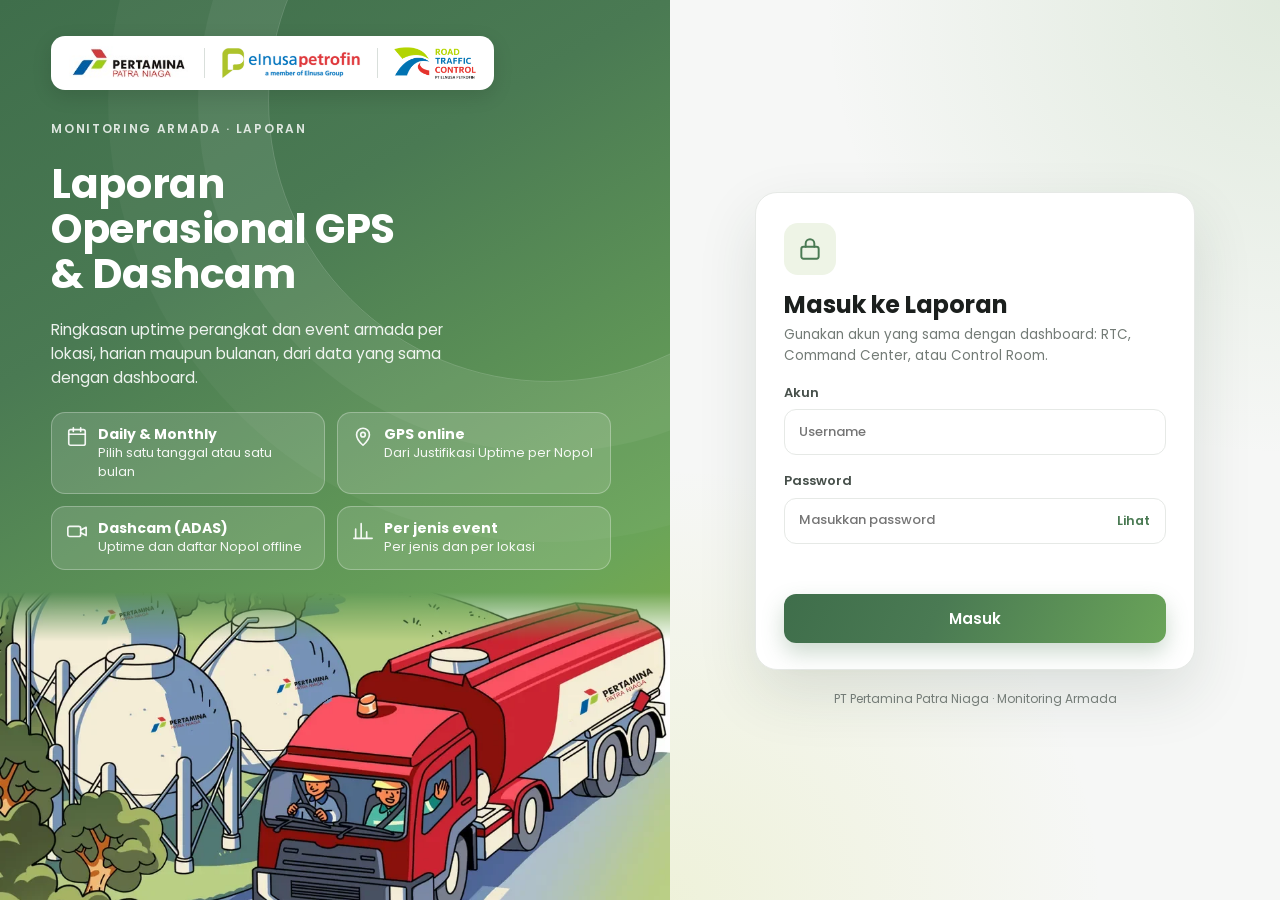
<file: HalamanHarian.html>
<!DOCTYPE html>
<html lang="id">
<head>
<base target="_top">
<meta charset="utf-8">
<link rel="stylesheet" href="https://fonts.googleapis.com/css2?family=Poppins:wght@400;500;600;700&display=swap">
<style>
:root{color-scheme:light;--bg:#f6f7f6;--surface:#fff;--surface-2:#f3f5f3;--ink:#1b1f1d;--ink-2:#47504b;--muted:#737b76;--grid:#e6e9e6;--axis:#c9cec9;--line:rgba(27,31,29,.09);--forest:#4a7a53;--leaf:#6aa459;--lime:#b8ca10;--red:#e03d3e;--accent-wash:#eef4e6;--on:#0f78bf;--off:#e03d3e;--gps:#93b833;--cam:#0f78bf;--warn-ink:#7a5200;--serious-ink:#b42324;--f-ui:"Poppins",system-ui,-apple-system,"Segoe UI",Arial,sans-serif;--gut:clamp(16px,2.2vw,56px)}
*{box-sizing:border-box}
[hidden]{display:none!important}
body{margin:0;background:var(--bg);color:var(--ink);font-family:var(--f-ui);font-size:14.5px;line-height:1.55;-webkit-font-smoothing:antialiased}
button,input,select{font:inherit;color:inherit}
.hero{position:relative;background:linear-gradient(115deg,#3f6e4b 0%,var(--forest) 22%,var(--leaf) 58%,#93b833 100%);color:#fff;padding:0 var(--gut) 92px;overflow:hidden}
.hero::after{content:"";position:absolute;right:-120px;top:-160px;width:520px;height:520px;border-radius:50%;border:1px solid rgba(255,255,255,.16);box-shadow:0 0 0 60px rgba(255,255,255,.04),0 0 0 140px rgba(255,255,255,.03);pointer-events:none}
.brandbar{display:flex;justify-content:space-between;align-items:flex-start;gap:16px;position:relative;z-index:2}
.tab{background:#fff;display:flex;align-items:center;padding:10px 26px 12px;min-height:58px}
.tab.l{border-radius:0 0 46px 0;margin-left:calc(-1*var(--gut));padding-left:var(--gut)}
.tab.r{border-radius:0 0 0 46px;margin-right:calc(-1*var(--gut));padding-right:var(--gut)}
.tab img{height:38px;width:auto;display:block}
.tab.r img:first-child,.lg-logo img+.lsep+img{height:32px}
.tab img.rtc,.lg-logo img.rtc{height:44px}
.tab{gap:16px}
.lsep{width:1px;align-self:stretch;background:#d9dfdb;margin:2px 0}
@media (max-width:480px){.tab img,.lg-logo img{height:22px}.tab.r img:first-child,.lg-logo img+.lsep+img{height:19px}.tab img.rtc,.lg-logo img.rtc{height:27px}.tab,.lg-logo{gap:8px}.lg-logo{padding:8px 12px}.tab.l{padding-right:18px}.tab.r{padding-left:14px}}
@media (max-width:640px){.brandbar{flex-wrap:wrap}.akun{padding-top:0}}
.akun{display:flex;flex-wrap:wrap;gap:8px;align-items:center;padding-top:10px}
.pill{display:inline-flex;align-items:center;background:rgba(255,255,255,.16);border:1px solid rgba(255,255,255,.35);padding:5px 12px;border-radius:999px;font-size:12.5px;font-weight:500}
.akun button,.akun a{font:600 12px var(--f-ui);border:0;background:#fff;color:var(--forest);border-radius:999px;padding:5px 12px;cursor:pointer;text-decoration:none}
.heroin{position:relative;z-index:2;padding-top:22px;display:flex;flex-direction:column;gap:16px}
.eyebrow{font-size:12px;font-weight:600;letter-spacing:.14em;text-transform:uppercase;color:rgba(255,255,255,.82)}
h1{margin:2px 0 4px;font-size:clamp(22px,3vw,34px);font-weight:700;letter-spacing:-.01em;line-height:1.15}
.sub{color:rgba(255,255,255,.9);font-size:15px}
.ctrlrow{display:flex;flex-wrap:wrap;gap:10px 16px;align-items:center}
.seg{display:inline-flex;background:rgba(0,0,0,.18);border-radius:999px;padding:3px}
.seg button{appearance:none;border:0;background:transparent;color:#fff;font:600 13.5px var(--f-ui);padding:7px 18px;border-radius:999px;cursor:pointer}
.seg button[aria-selected="true"]{background:#fff;color:var(--forest)}
/* pilihan bercentang (filter Event) */
.msel{position:relative;display:inline-block}
.msbtn{font:600 13.5px var(--f-ui);color:var(--ink);background:#fff;border:0;border-radius:8px;padding:7px 30px 7px 12px;cursor:pointer;min-width:190px;max-width:280px;text-align:left;white-space:nowrap;overflow:hidden;text-overflow:ellipsis;position:relative}
.msbtn::after{content:"";position:absolute;right:12px;top:50%;width:7px;height:7px;border-right:2px solid var(--ink);border-bottom:2px solid var(--ink);transform:translateY(-70%) rotate(45deg)}
.mspop{position:fixed;z-index:950;top:0;left:0;width:290px;max-width:calc(100vw - 32px);background:#fff;border:1px solid var(--line);border-radius:12px;box-shadow:0 12px 32px rgba(0,0,0,.18);padding:10px;color:var(--ink);font-weight:500}
.mscari{width:100%;box-sizing:border-box;font:500 13.5px var(--f-ui);border:1px solid var(--line);border-radius:8px;padding:8px 10px}
.msacts{display:flex;gap:8px;margin:8px 0 4px}.msacts button{font:600 12px var(--f-ui);border:1px solid var(--line);background:#fff;border-radius:6px;padding:4px 9px;cursor:pointer;color:var(--forest)}
.mslist{max-height:340px;overflow-y:auto}
.msgrp{font-size:12px;font-weight:700;color:var(--muted);text-transform:uppercase;letter-spacing:.05em;padding:8px 6px 4px;display:flex;align-items:center;gap:8px;cursor:pointer}
.msopt{display:flex;align-items:center;gap:9px;padding:6px 8px;border-radius:6px;cursor:pointer;font-size:13.5px}.msopt:hover{background:var(--accent-wash)}
.msopt input,.msgrp input{width:16px;height:16px;accent-color:var(--forest);margin:0;cursor:pointer}
.mskosong{padding:8px;font-size:13px;color:var(--muted)}
.pick{display:inline-flex;align-items:center;gap:8px;font-size:13px;font-weight:600}
.pick select,.pick input{font:600 13.5px var(--f-ui);color:var(--ink);background:#fff;border:0;border-radius:8px;padding:7px 12px;cursor:pointer;max-width:100%}
.hbtn{font:600 13px var(--f-ui);border:1px solid rgba(255,255,255,.55);background:rgba(255,255,255,.14);color:#fff;border-radius:999px;padding:7px 14px;cursor:pointer}
.hbtn:hover{background:rgba(255,255,255,.26)}
.hbtn.pdf{background:#fff;color:var(--forest);border-color:#fff}
.hbtn:disabled{opacity:.6;cursor:default}
#pdfWrap{position:fixed;left:-20000px;top:0;width:1120px;background:var(--bg);font-family:var(--f-ui)}
#pdfWrap .wrap{margin:0;padding:18px 24px 24px}
#pdfWrap.j4pdf{width:1700px}   /* Laporan Per 4 Jam: satu halaman lebar */
#pdfWrap.j4pdf .j4t th{white-space:nowrap}
/* Download JPG (Laporan Per 4 Jam): selebar layar HP tegak, semua bagian bertumpuk satu kolom */
#pdfWrap.j4hp{width:1000px}
#pdfWrap.j4hp .pdfhead{padding:0 16px 14px}
#pdfWrap.j4hp .pdfhead .brandbar{transform:scale(.8);transform-origin:left top;width:125%;margin-bottom:-10px}
#pdfWrap.j4hp .pdfhead h1{font-size:19px;line-height:1.25;margin-top:10px}
#pdfWrap.j4hp .pdfhead .sub{font-size:12px}
#pdfWrap.j4hp .pdfwaktu{position:static;text-align:left;margin-top:8px;font-size:11px}
#pdfWrap.j4hp .wrap{padding:12px 10px 16px;gap:12px}
#pdfWrap.j4hp .j4{padding:12px;border-radius:12px}
#pdfWrap.j4hp .j4info{gap:6px 16px;font-size:12px}
#pdfWrap.j4hp .j4grid{grid-template-columns:minmax(0,46fr) minmax(0,54fr);gap:14px}
#pdfWrap.j4hp .j4kat{grid-template-columns:minmax(0,1fr) 96px;gap:8px}
#pdfWrap.j4hp .j4donut svg{width:96px;height:96px}
#pdfWrap.j4hp table{font-size:12px}
#pdfWrap.j4hp th{font-size:11px;padding:4px 3px;white-space:normal}
#pdfWrap.j4hp td{padding:3px 4px}
#pdfWrap.j4hp .j4t.jam td,#pdfWrap.j4hp .j4t.jam th{padding:3px 2px;font-size:11px}
#pdfWrap.j4hp .j4head{grid-template-columns:minmax(0,1fr)}
#pdfWrap.j4hp .j4head>div+div{border-left:0;border-top:1px solid var(--axis)}
#pdfWrap.j4hp .j4chart svg{min-width:0}
#pdfWrap.j4hp .j4note,#pdfWrap.j4hp .j4leg{font-size:11px}
#pdfWrap.j4hp .wrap{padding:8px 8px 10px;gap:8px}
#pdfWrap.j4hp .j4{padding:9px 10px}
#pdfWrap.j4hp .j4 h3{font-size:13px;margin-bottom:4px}
#pdfWrap.j4hp .j4kat+.j4kat{margin-top:8px}
#pdfWrap.j4hp .j4kat{grid-template-columns:minmax(0,1fr) 84px}
#pdfWrap.j4hp .j4donut svg{width:84px;height:84px}
#pdfWrap.j4hp .j4t td{padding:2px 4px}
#pdfWrap.j4hp .j4t th{padding:3px 4px}
#pdfWrap.j4hp .j4t.jam td,#pdfWrap.j4hp .j4t.jam th{padding:2px 2px}
#pdfWrap.j4hp .j4grid{gap:12px}
#pdfWrap.j4hp .j4sec{gap:4px}
#pdfWrap.j4hp .j4leg{gap:2px 10px}
#pdfWrap.j4hp .pdfhead{padding:0 14px 10px}
#pdfWrap.j4hp .pdfhead .brandbar{transform:scale(.8);width:125%;margin-bottom:-14px}
#pdfWrap.j4hp .pdfhead h1{font-size:20px;margin-top:6px}
#pdfWrap.j4hp .pdfhead .eyebrow{display:none}
#pdfWrap.j4hp .pdfwaktu{margin-top:4px}
#pdfWrap.j4hp .pdfwaktu b{display:inline;font-size:11px;margin-left:4px}
.j4hpana{display:flex;flex-wrap:wrap;gap:2px 14px;font-size:12px;color:var(--ink-2)}
.j4hpana b{color:var(--ink);font-weight:700}.j4hpana .naik b{color:var(--serious-ink)}.j4hpana .turun b{color:#1d7a3a}
#pdfWrap.j4hp .j4kat .j4t td:first-child{white-space:normal;word-break:break-word;line-height:1.2}
#pdfWrap.j4hp .j4kat .j4t td,#pdfWrap.j4hp .j4kat .j4t th{font-size:11px}
#pdfWrap.j4hp .j4kat>*{min-width:0}
#pdfWrap.j4hp .j4kat .j4t{width:100%;table-layout:auto}
.pdfhead{background:linear-gradient(115deg,#3f6e4b 0%,var(--forest) 22%,var(--leaf) 58%,#93b833 100%);color:#fff;padding:0 24px 18px}
.pdfhead .tab.l{margin-left:-24px;padding-left:24px}.pdfhead .tab.r{margin-right:-24px;padding-right:24px}
.pdfhead h1{font-size:26px;margin:14px 0 2px}
#pdfWrap .tbl{overflow:visible}
#pdfWrap table{font-size:11.5px}
#pdfWrap th{white-space:normal;padding:7px 5px;font-size:10.5px;line-height:1.25}
#pdfWrap td{padding:7px 5px}
.wrap{position:relative;z-index:1;margin:-64px 0 0;padding:0 var(--gut) 40px;display:flex;flex-direction:column;gap:20px}
.loading{background:var(--surface);border-radius:16px;box-shadow:0 8px 24px rgba(30,60,40,.10);padding:16px 20px;color:var(--ink-2);display:flex;align-items:center;gap:12px}
.spin{display:inline-block;width:18px;height:18px;border-radius:50%;border:3px solid var(--grid);border-top-color:var(--forest);animation:sp .8s linear infinite;flex:none}
@keyframes sp{to{transform:rotate(360deg)}}
.loading{flex-wrap:wrap}
.muat-logo{flex-basis:100%;display:flex;align-items:center;justify-content:center;gap:10px;padding-bottom:12px;border-bottom:1px solid var(--grid)}
.muat-logo img{height:30px;width:auto;display:block}.muat-logo i{width:1px;height:24px;background:var(--grid)}
.warnbar{display:flex;flex-direction:column;gap:4px;background:#fdf0cf;color:var(--warn-ink);border-radius:12px;padding:10px 14px;font-size:13.5px}
.errbar{background:#fbe9e7;color:var(--serious-ink);border-radius:12px;padding:10px 14px;font-size:13.5px}
.kpis{display:grid;grid-template-columns:repeat(4,minmax(0,1fr));gap:14px}
.kpi{background:var(--surface);border-radius:16px;padding:18px 20px;display:flex;flex-direction:column;gap:6px;min-width:0;box-shadow:0 8px 24px rgba(30,60,40,.10)}
.kpi .l{font-size:13.5px;color:var(--ink-2);font-weight:600;display:flex;align-items:center;gap:8px}
.kpi .l i{width:10px;height:10px;border-radius:3px}
.kpi .v{font-size:32px;font-weight:700;line-height:1.1}
.kpi .v small{font-size:14px;font-weight:600;color:var(--muted);margin-left:4px}
.kpi .n{font-size:13px;color:var(--muted)}
.kpi .atas{display:flex;justify-content:space-between;align-items:center;gap:12px}
.kpi .atas>div{min-width:0;display:flex;flex-direction:column;gap:6px}
.donut{flex:none;width:96px;height:96px}
.donut text{font-family:var(--f-ui)}
.split{height:10px;border-radius:5px;display:flex;gap:2px;overflow:hidden;background:var(--surface-2)}
.split i{display:block;height:100%}
.splitlbl{display:flex;justify-content:space-between;font-size:12.5px;color:var(--ink-2);font-weight:600}
.splitlbl span{display:inline-flex;align-items:center;gap:6px}
.splitlbl i{width:10px;height:10px;border-radius:3px;display:inline-block}
.infobar{background:var(--surface);border-radius:16px;border:1px solid var(--line);display:grid;grid-template-columns:repeat(3,minmax(0,1fr));overflow:hidden}
.infobar>div{padding:12px 18px;border-right:1px solid var(--grid);min-width:0}
.infobar>div:last-child{border-right:0}
.infobar .k{font-size:12px;font-weight:600;color:var(--muted);text-transform:uppercase;letter-spacing:.06em}
.infobar .v{font-size:15.5px;font-weight:600;margin-top:2px;overflow-wrap:anywhere}
.namabox{display:flex;align-items:center;gap:10px;flex-wrap:wrap;margin-top:2px}.namabox .v{margin-top:0}
.pensil{font:inherit;font-size:12px;font-weight:600;color:var(--forest);background:none;border:1px solid var(--grid);border-radius:999px;padding:3px 10px;cursor:pointer}
.pensil::before{content:'\270E';margin-right:5px}.pensil:hover{background:var(--surface-2,#f3f5f3)}
.hint2{font-size:12px;color:var(--muted)}
.namaedit{display:flex;gap:6px;flex-wrap:wrap;align-items:center;width:100%}.namaedit input{flex:1;min-width:140px;font:inherit;font-size:14px;padding:6px 10px;border:1px solid var(--grid);border-radius:8px}
.namaedit .btn{padding:6px 12px}.namabox .msg{flex-basis:100%;color:var(--red,#c0392b);font-size:12px}
.grid{display:grid;gap:20px}
.g-2{grid-template-columns:minmax(0,1fr) minmax(0,1fr)}
.panel{background:var(--surface);border:1px solid var(--line);border-radius:16px;padding:20px 22px 22px;min-width:0;display:flex;flex-direction:column;gap:14px}
.ph h2{margin:0;font-size:17px;font-weight:600}
.ph p{margin:3px 0 0;font-size:13px;color:var(--ink-2)}
.rank{display:flex;flex-direction:column;gap:2px}
.rrow{display:grid;grid-template-columns:minmax(120px,190px) minmax(0,1fr) 60px;align-items:center;gap:12px;padding:6px 8px;border-radius:10px}
.rrow:hover{background:var(--surface-2)}
.rname{font-weight:500;font-size:13.5px;overflow:hidden;text-overflow:ellipsis;white-space:nowrap}
.rtrack{height:14px;background:var(--surface-2);border-radius:4px;overflow:hidden}
.rfill{height:100%;border-radius:0 4px 4px 0;background:var(--forest)}
.rval{font-weight:700;font-size:15px;text-align:right;font-variant-numeric:tabular-nums}
.rrow.nol .rname,.rrow.nol .rval{color:var(--muted);font-weight:500}
svg{display:block;max-width:100%;height:auto}
svg text{font-family:var(--f-ui)}
.tick{fill:var(--muted);font-size:11.5px}
.nil{font-size:8.5px;font-weight:700;paint-order:stroke;stroke:#fff;stroke-width:2.5px;stroke-linejoin:round}
.legend{display:flex;flex-wrap:wrap;gap:6px 16px;font-size:13px;color:var(--ink-2)}
.legend span{display:inline-flex;align-items:center;gap:7px}
.legend i{width:11px;height:11px;border-radius:3px;display:inline-block}
.tbl{overflow-x:auto}
table{width:100%;border-collapse:collapse;font-size:13.5px;font-variant-numeric:tabular-nums}
th{font-size:11.5px;color:#fff;background:var(--forest);font-weight:600;text-align:right;padding:8px 10px;white-space:nowrap}
th:first-child{border-radius:8px 0 0 8px}th:last-child{border-radius:0 8px 8px 0}
th:first-child,td:first-child{text-align:left}
td{padding:9px 10px;border-bottom:1px solid var(--grid);text-align:right;white-space:nowrap}
td.wrap-t{white-space:normal;text-align:left;min-width:180px}
td.kiri{text-align:left}
tbody tr:hover{background:var(--surface-2)}
tr.tot td{font-weight:700;background:var(--surface-2);border-bottom:0}
.pct{display:inline-block;min-width:52px;border-radius:999px;padding:1px 8px;font-weight:600;font-size:12.5px;text-align:center}
.pct.ok{background:var(--accent-wash);color:#2f6a37}.pct.mid{background:#fdf0cf;color:var(--warn-ink)}.pct.bad{background:#fbe9e7;color:var(--serious-ink)}.pct.na{color:var(--muted)}
.kosong{color:var(--muted);font-size:13.5px;padding:6px 2px}
.foot{display:flex;justify-content:space-between;gap:16px;flex-wrap:wrap;color:var(--muted);font-size:12px}
/* login */
.lg{min-height:100vh;display:grid;grid-template-columns:minmax(0,1.1fr) minmax(0,1fr);background:var(--bg)}
.lg-art{position:relative;overflow:hidden;color:#fff;padding:36px clamp(24px,4vw,64px) 0;display:flex;flex-direction:column;gap:22px;background:linear-gradient(150deg,#3f6e4b 0%,var(--forest) 30%,var(--leaf) 70%,#93b833 100%)}
.lg-art::before{content:"";position:absolute;right:-160px;top:-180px;width:560px;height:560px;border-radius:50%;border:1px solid rgba(255,255,255,.18);box-shadow:0 0 0 70px rgba(255,255,255,.05),0 0 0 160px rgba(255,255,255,.035);pointer-events:none}
.lg-art::after{content:"";position:absolute;left:-120px;bottom:-200px;width:420px;height:420px;border-radius:50%;background:rgba(255,255,255,.06);pointer-events:none}
.lg-art>*{position:relative;z-index:1}
.lg-logo{display:inline-flex;align-items:center;gap:16px;align-self:flex-start;background:#fff;border-radius:14px;padding:10px 18px;box-shadow:0 6px 20px rgba(0,0,0,.12)}
.lg-logo img{height:34px;width:auto;display:block}
.lg-art .eyebrow{margin-top:8px}
.lg-art h1{font-size:clamp(28px,3.2vw,44px);line-height:1.1;margin:0;max-width:14ch}
.lg-art p{margin:0;max-width:46ch;color:rgba(255,255,255,.9);font-size:15.5px}
.lg-fitur{display:grid;grid-template-columns:repeat(2,minmax(0,1fr));gap:12px;max-width:560px}
.lg-scene{margin:auto calc(-1*clamp(24px,4vw,64px)) 0}
.lg-scene img{display:block;width:100%;height:auto;-webkit-mask-image:linear-gradient(to bottom,transparent 0,#000 16%);mask-image:linear-gradient(to bottom,transparent 0,#000 16%)}
@media (min-width:901px){.lg{height:100vh;min-height:620px}.lg-art{min-height:0}.lg-scene{flex:1 1 0;min-height:150px}.lg-scene img{height:100%;object-fit:cover;object-position:65% 62%}}
.lg-fitur div{background:rgba(255,255,255,.13);border:1px solid rgba(255,255,255,.28);border-radius:14px;padding:12px 14px;display:flex;gap:10px;align-items:flex-start;font-size:13px;line-height:1.4;color:rgba(255,255,255,.92)}
.lg-fitur b{display:block;color:#fff;font-size:14px}
.lg-fitur svg{flex:none;width:22px;height:22px;margin-top:1px}
.lg-panel{position:relative;display:flex;flex-direction:column;align-items:center;justify-content:center;gap:20px;padding:32px clamp(18px,4vw,56px);background:radial-gradient(circle at 100% 0,rgba(106,164,89,.16),transparent 42%),radial-gradient(circle at 0 100%,rgba(184,202,16,.12),transparent 40%),var(--bg)}
.lgcard{width:100%;max-width:440px;background:var(--surface);border:1px solid var(--grid);border-radius:22px;padding:30px 28px 26px;box-shadow:0 24px 60px rgba(31,61,40,.12);display:flex;flex-direction:column;gap:16px}
.lg-ico{width:52px;height:52px;border-radius:14px;display:grid;place-items:center;background:var(--accent-wash);color:var(--forest)}
.lg-ico svg{width:26px;height:26px}
.lgcard h2{margin:0;font-size:24px;line-height:1.2}.lgcard p{margin:-10px 0 0;color:var(--muted);font-size:13.5px}
.lg-pw{position:relative}.lg-pw input{padding-right:64px}
.lg-eye{position:absolute;right:8px;top:50%;transform:translateY(-50%);border:0;background:none;color:var(--forest);font:600 12.5px var(--f-ui);padding:6px 8px;cursor:pointer}
.fld select:focus,.fld input:focus{outline:none;border-color:var(--forest);box-shadow:0 0 0 4px rgba(106,164,89,.18)}
.lg-foot{color:var(--muted);font-size:12px;text-align:center}
@media (max-width:900px){.lg{grid-template-columns:minmax(0,1fr)}.lg-art{padding:24px 20px 0;gap:14px}.lg-art .eyebrow{margin-top:8px}.lg-art h1{max-width:none;font-size:26px}.lg-fitur{display:none}.lg-scene img{max-height:200px;object-fit:cover;object-position:center 60%}.lg-panel{padding:24px 16px 32px;justify-content:flex-start}}
.fld{display:flex;flex-direction:column;gap:6px;font-size:13px;color:var(--ink-2);font-weight:600}
.fld input,.fld select{border:1.5px solid var(--grid);border-radius:12px;padding:10px 14px;min-height:46px;color:var(--ink);background:#fff;width:100%;font-weight:500}
.msg{min-height:18px;color:var(--serious-ink);font-size:13px}
.btn{border:1.5px solid var(--grid);background:#fff;border-radius:10px;padding:9px 16px;cursor:pointer;font-weight:600}
.btn.pri{border:0;color:#fff;background:linear-gradient(115deg,#3f6e4b,var(--forest) 40%,var(--leaf));box-shadow:0 10px 22px rgba(74,122,83,.28)}
#lgBtn{padding:13px;font-size:15px;border-radius:12px}
.btn:disabled{opacity:.6;cursor:default}
dialog{border:none;border-radius:16px;padding:0;max-width:560px;width:calc(100% - 32px);font-family:var(--f-ui)}
dialog::backdrop{background:rgba(20,30,25,.45)}
.dlg{padding:20px;display:flex;flex-direction:column;gap:12px}
.dlg h3{margin:0;font-size:18px}
.dlg .sub2{margin:-6px 0 0;font-size:13px;color:var(--muted)}
.grid2{display:grid;grid-template-columns:1fr 1fr;gap:10px}
.grp{border:1px solid var(--grid);border-radius:12px;padding:12px}
.grp b{display:block;font-size:13px;margin-bottom:6px}
.grp .off{font-size:12px;color:var(--muted);margin-top:4px}
.row-end{display:flex;gap:8px;justify-content:flex-end;flex-wrap:wrap}
#boot{margin:24px var(--gut)}
@media (max-width:1000px){.kpis{grid-template-columns:repeat(2,minmax(0,1fr))}.g-2{grid-template-columns:minmax(0,1fr)}}
@media (max-width:640px){.kpis,.infobar{grid-template-columns:minmax(0,1fr)}.infobar>div{border-right:0;border-bottom:1px solid var(--grid)}.rrow{grid-template-columns:110px minmax(0,1fr) 48px;gap:8px}.grid2{grid-template-columns:1fr}.kpi .v{font-size:28px}}
@media (max-width:480px){.lg-logo img{height:22px}.lg-logo img+.lsep+img{height:19px}.lg-logo img.rtc{height:27px}.lg-logo{gap:8px;padding:8px 12px}}
/* Event di Setiap Lokasi: grafik total + kartu per lokasi */
.evsub{margin:6px 0 4px;font-size:13.5px;font-weight:600;color:var(--ink-2)}
.evkol{overflow-x:auto}.evkol svg{display:block;width:100%;height:auto}.evkol .kb{cursor:pointer}.evkol .kb:hover{opacity:1}
#kTip{position:fixed;z-index:50;pointer-events:none;background:#1b1f1d;color:#fff;font-size:12.5px;line-height:1.45;padding:8px 11px;border-radius:8px;box-shadow:0 6px 18px rgba(0,0,0,.18);display:none;max-width:240px}#kTip b{font-size:13px}
.evgrid{display:grid;grid-template-columns:repeat(auto-fill,minmax(250px,1fr));gap:12px;align-items:start}
.evcard{border:1px solid var(--grid);border-radius:12px;padding:10px 12px;break-inside:avoid}
.evh{display:flex;justify-content:space-between;gap:8px;align-items:baseline;margin-bottom:4px}
.evh b{font-size:13px;font-weight:600;white-space:nowrap;overflow:hidden;text-overflow:ellipsis}.evh span{font-size:16px;font-weight:700}
.evm{display:grid;grid-template-columns:96px minmax(0,1fr) 44px;gap:6px;align-items:center;font-size:11px;padding:1px 0}
.evm span:first-child{white-space:nowrap;overflow:hidden;text-overflow:ellipsis}.evm span:last-child{text-align:right;font-weight:600}
.evt{height:9px;background:var(--surface-2);border-radius:3px;overflow:hidden}.evt i{display:block;height:100%;border-radius:3px}
.evm.nol{color:var(--muted)}.evm.nol span:last-child{font-weight:500}
.evcard.nol{background:var(--surface-2)}.evcard.nol .evh{color:var(--muted);margin:0}.evkosong{font-size:11.5px;color:var(--muted)}
/* Tren & parameter event per lokasi */
.trgrid{display:grid;grid-template-columns:repeat(2,minmax(0,1fr));gap:14px;align-items:start}
@media (max-width:1100px){.trgrid{grid-template-columns:minmax(0,1fr)}}@media (max-width:760px){.trgrid{grid-template-columns:minmax(0,1fr)}}
.trcard{border:1px solid var(--grid);border-radius:12px;padding:12px 14px;break-inside:avoid;display:flex;flex-direction:column;gap:8px}
.trh{display:flex;justify-content:space-between;gap:10px;align-items:flex-start}
.trh b{display:block;font-size:14px;font-weight:600}.trh small{font-size:11.5px;color:var(--ink-2)}
.chg{flex:none;border-radius:8px;padding:3px 9px;font-weight:700;font-size:13px;white-space:nowrap}
.chg.naik{background:#fbe9e7;color:var(--serious-ink)}.chg.turun{background:var(--accent-wash);color:#2f6a37}.chg.tetap{background:var(--surface-2);color:var(--muted)}
.trsvg{overflow-x:auto}.trsvg svg{display:block;width:100%;height:auto}
/* PDF: grafik dipaskan ke lebar kartu (dua kolom seragam) supaya batang TOTAL di kanan tidak terpotong */
#pdfWrap .trsvg{overflow:visible}#pdfWrap .trsvg svg{min-width:0!important}#pdfWrap .trsvg text{font-size:17px!important}#pdfWrap .trsvg text.tick{font-size:15px!important}
.trtot{font-weight:700;color:var(--ink)}
.up{color:var(--serious-ink);font-weight:600}.down{color:#2f6a37;font-weight:600}.flat{color:var(--muted)}
.trket{font-size:12px;color:var(--muted)}
.pdfwaktu{position:absolute;right:24px;top:84px;text-align:right;font-size:12px;line-height:1.5;color:rgba(255,255,255,.92)}.pdfwaktu b{display:block;font-size:13.5px;color:#fff}
.pdfhead{position:relative}
.expopsi{display:grid;grid-template-columns:1fr 1fr;gap:12px;margin:14px 0 6px}.expopsi .btn{display:flex;flex-direction:column;align-items:flex-start;gap:3px;height:auto;padding:12px 14px;text-align:left}
.expopsi .btn span{font-size:12px;color:var(--muted);font-weight:600}.expopsi .btn b{font-size:14px}.expopsi .btn:hover{border-color:var(--forest)}
@media (max-width:640px){.expopsi{grid-template-columns:1fr}}
/* ===== Laporan per 4 jam (akun RTC) ===== */
.j4{background:var(--surface);border-radius:16px;box-shadow:0 8px 24px rgba(30,60,40,.10);padding:16px 18px}
.j4info{display:flex;flex-wrap:wrap;gap:8px 28px;font-size:12.5px;font-weight:600;color:var(--ink-2)}
.j4info b{display:inline-block;margin-left:6px;background:#fbf7dc;color:var(--ink);padding:2px 10px;border-radius:6px;font-weight:600}
.j4grid{display:grid;grid-template-columns:minmax(0,5fr) minmax(0,7fr);gap:20px;align-items:start}
@media (max-width:1100px){.j4grid{grid-template-columns:minmax(0,1fr)}}
.j4kat{display:grid;grid-template-columns:minmax(0,1fr) 150px;gap:14px;align-items:center}
.j4kat+.j4kat{margin-top:16px}
@media (max-width:520px){.j4kat{grid-template-columns:minmax(0,1fr)}}
.j4 h3{margin:0 0 6px;font-size:13px;font-weight:700;letter-spacing:.02em;text-transform:uppercase}
.j4t{width:100%;border-collapse:collapse;font-size:12px;font-variant-numeric:tabular-nums}
.j4t th{background:var(--surface-2);color:var(--ink);text-transform:none;letter-spacing:0;text-align:right;font-weight:700;padding:5px 8px;border-bottom:2px solid var(--ink);white-space:nowrap}
.j4t th:first-child,.j4t td:first-child{text-align:left}
.j4t td{padding:4px 8px;text-align:right;border-bottom:1px solid var(--line);white-space:nowrap}
.j4t tr.tot td{font-weight:700;background:var(--surface-2);border-bottom:0}
.j4t .h1{color:#c4351f}.j4t .td{color:#2f3f86}
.j4t .naik{color:var(--serious-ink)}.j4t .turun{color:#1d7a3a}
.j4t.jam th{text-align:center}.j4t.jam th.sub{font-size:12px;font-weight:600;border-bottom:1px solid var(--axis)}
.j4t.jam td.kosong{color:var(--muted)}
.j4donut{display:flex;justify-content:center}
.j4sec{display:flex;flex-direction:column;gap:10px}
.j4head{display:grid;grid-template-columns:repeat(3,minmax(0,1fr));background:var(--surface-2);border-top:2px solid var(--ink);font-size:12px}
.j4head>div{padding:6px 10px}.j4head>div+div{border-left:1px solid var(--axis)}
.j4head b{display:block;font-size:14px;margin-top:2px}
.j4head .naik b{color:var(--serious-ink)}.j4head .turun b{color:#1d7a3a}
@media (max-width:640px){.j4head{grid-template-columns:minmax(0,1fr)}.j4head>div+div{border-left:0;border-top:1px solid var(--axis)}}
.j4chart{overflow-x:auto}.j4chart svg{display:block;min-width:900px;width:100%;height:auto}
.j4leg{display:flex;flex-wrap:wrap;gap:6px 16px;justify-content:center;font-size:11.5px;color:var(--ink-2)}
.j4leg i{display:inline-block;width:12px;height:8px;margin-right:5px;vertical-align:middle}
.j4leg i.ln{height:2px}
.j4note{font-size:12px;color:var(--muted)}
.j4salin{display:flex;flex-direction:column;gap:8px}
.j4salin label{font-size:12.5px;font-weight:600;color:var(--ink-2);display:flex;flex-direction:column;gap:4px}
.j4salin input,.j4salin textarea{font:13px var(--f-ui);color:var(--ink);border:1px solid var(--axis);border-radius:8px;padding:8px 10px;width:100%}
.j4salin textarea{min-height:300px;resize:vertical;white-space:pre;font-family:ui-monospace,Consolas,monospace;font-size:12.5px}
.j4salin .row-end{display:flex;gap:10px;align-items:center}
</style>
</head>
<body>
<div id="boot" class="loading"><span class="spin"></span>Memuat halaman…</div>

<div id="login" class="lg" hidden>
  <section class="lg-art">
    <div class="lg-logo"><img id="lgLogo" alt="Pertamina Patra Niaga"><i class="lsep"></i><img id="lgLogo2" alt="Elnusa Petrofin"><i class="lsep"></i><img id="lgLogo3" class="rtc" alt="Road Traffic Control PT Elnusa Petrofin"></div>
    <div class="eyebrow">Monitoring Armada · Laporan</div>
    <h1>Laporan Operasional GPS &amp; Dashcam</h1>
    <p>Ringkasan uptime perangkat dan event armada per lokasi, harian maupun bulanan, dari data yang sama dengan dashboard.</p>
    <div class="lg-fitur">
      <div><svg viewBox="0 0 24 24" fill="none" stroke="currentColor" stroke-width="1.8" stroke-linecap="round" stroke-linejoin="round"><rect x="3" y="4" width="18" height="17" rx="2"/><path d="M3 9h18M8 2v4M16 2v4"/></svg><span><b>Daily &amp; Monthly</b>Pilih satu tanggal atau satu bulan</span></div>
      <div><svg viewBox="0 0 24 24" fill="none" stroke="currentColor" stroke-width="1.8" stroke-linecap="round" stroke-linejoin="round"><path d="M12 21s-7-6.2-7-11.5A7 7 0 0 1 19 9.5C19 14.8 12 21 12 21z"/><circle cx="12" cy="9.5" r="2.5"/></svg><span><b>GPS online</b>Dari Justifikasi Uptime per Nopol</span></div>
      <div><svg viewBox="0 0 24 24" fill="none" stroke="currentColor" stroke-width="1.8" stroke-linecap="round" stroke-linejoin="round"><rect x="2" y="7" width="14" height="11" rx="2"/><path d="M16 11l6-3v9l-6-3"/></svg><span><b>Dashcam (ADAS)</b>Uptime dan daftar Nopol offline</span></div>
      <div><svg viewBox="0 0 24 24" fill="none" stroke="currentColor" stroke-width="1.8" stroke-linecap="round" stroke-linejoin="round"><path d="M4 20V10M10 20V4M16 20v-7M22 20H2"/></svg><span><b>Per jenis event</b>Per jenis dan per lokasi</span></div>
    </div>
    <div class="lg-scene"><img alt="Mobil tangki" src="[data-uri]"></div>
  </section>
  <section class="lg-panel">
    <form class="lgcard" id="lgForm">
      <div class="lg-ico"><svg viewBox="0 0 24 24" fill="none" stroke="currentColor" stroke-width="1.8" stroke-linecap="round" stroke-linejoin="round"><rect x="4" y="10" width="16" height="11" rx="2"/><path d="M8 10V7a4 4 0 0 1 8 0v3"/></svg></div>
      <h2>Masuk ke Laporan</h2>
      <p>Gunakan akun yang sama dengan dashboard: RTC, Command Center, atau Control Room.</p>
      <label class="fld">Akun<select id="lgU"><option value="">Memuat daftar akun…</option></select></label>
      <label class="fld">Password<span class="lg-pw"><input id="lgP" type="password" autocomplete="current-password" placeholder="Masukkan password"><button type="button" class="lg-eye" id="lgEye">Lihat</button></span></label>
      <div class="msg" id="lgErr"></div>
      <button class="btn pri" id="lgBtn" type="submit">Masuk</button>
    </form>
    <div class="lg-foot">PT Pertamina Patra Niaga · Monitoring Armada</div>
  </section>
</div>

<div id="app" hidden>
  <header class="hero">
    <div class="brandbar">
      <div class="tab l"><img id="hdLogo" alt="Pertamina Patra Niaga"></div>
      <div class="tab r"><img id="hdLogo2" alt="Elnusa Petrofin"><i class="lsep"></i><img id="hdLogo3" class="rtc" alt="Road Traffic Control PT Elnusa Petrofin"></div>
    </div>
    <div class="heroin">
      <div>
        <div class="eyebrow" id="tEyebrow">Laporan</div>
        <h1>Laporan Operasional GPS &amp; Dashcam</h1>
        <div class="sub" id="tSub">Memuat…</div>
        <div class="akun"><span class="pill" id="akunNama"></span><a id="btnDash" target="_top" href="#" hidden>Dashboard</a><button id="btnKeluar" type="button">Keluar</button></div>
      </div>
      <div class="ctrlrow">
        <div class="seg" role="tablist" aria-label="Jenis laporan">
          <button type="button" role="tab" id="segD" aria-selected="true">Daily</button>
          <button type="button" role="tab" id="segM" aria-selected="false">Monthly</button>
        </div>
        <label class="pick" id="lTgl">Tanggal <input type="date" id="fTgl"></label>
        <label class="pick" id="lBln" hidden>Bulan <select id="fBln"></select></label>
        <label class="pick" id="lArea">Area <select id="fArea"></select></label>
        <label class="pick" id="lLok">Lokasi <select id="fLok"></select></label>
        <span class="pick" id="lEvt" hidden>Event <span class="msel" id="msEvt"><button type="button" class="msbtn" id="selEvt" aria-haspopup="true" aria-expanded="false">Event standar</button><div class="mspop" hidden><input type="search" class="mscari" placeholder="Cari event…" aria-label="Cari event"><div class="msacts"><button type="button" data-a="semua">Pilih semua</button><button type="button" data-a="hapus">Hapus pilihan</button></div><div class="mslist" role="group" aria-label="Daftar event"></div></div></span></span>
        <label class="pick" id="lRentang" hidden>Rentang <select id="fRentang"></select></label>
        <button class="hbtn pdf" id="btnPdf" type="button" disabled>Export PDF</button>
        <button class="hbtn pdf" id="btnJpg" type="button" disabled hidden title="Gambar JPG selebar layar HP (tegak)">Download JPG</button>
      </div>
    </div>
  </header>
  <main class="wrap" id="isi"><div class="loading"><span class="spin"></span>Memuat daftar lokasi…</div></main>
</div>

<dialog id="dlgExp">
  <div class="dlg">
    <h3>Waktu export</h3>
    <p class="sub2">Laporan ini pernah diexport. Pilih waktu yang dicantumkan di PDF.</p>
    <div class="expopsi">
      <button class="btn" type="button" id="expBtnPertama"><span>Waktu export pertama</span><b id="expPertama"></b></button>
      <button class="btn" type="button" id="expBtnSekarang"><span>Waktu sekarang</span><b id="expSekarang"></b></button>
    </div>
    <div class="row-end"><button class="btn" type="button" id="expBatal">Batal</button></div>
  </div>
</dialog>

<script>
/* Bila skrip gagal, tampilkan pesannya (jangan halaman kosong) */
window.onerror = (m, src, baris) => {
  const b = document.getElementById('boot'); if (!b) return;
  b.hidden = false; b.className = 'errbar';
  b.textContent = 'Halaman gagal dimuat: ' + m + (baris ? ' (baris ' + baris + ')' : '') + '.';
};
</script>
<script>
/* Logo bawaan (dipakai bila folder data tidak berisi file gambar "Logo ...") */
const LOGO_BAWAAN = 'data:image/png;base64,' + [
  'iVBORw0KGgoAAAANSUhEUgAAAK4AAAAyCAIAAABKyneBAAAq9UlEQVR4nO28abhdVZU2+o4x51xrN+ecNKTPSUIIhE4CAYQCAgiF',
  'gBCiKCjNRVGxAKXsEcumpLC+T8uq8lqWAlUoiFhykU4FIYRGAmhQaUKMEroAaU5CSHeavfdaa845xv2x9t45IXg/v1vy496H8exn',
  'P3uvdq4x3jn6uUhV8YaSQkVgOAIhwhoQIDEYYiaGAhEFwBaGQJ1TAIAQAQCm3FJu5NEHiALU3vQm/XfpDeajAkEJTApWWHSEzZaZ',
  'AYAAi8TCEAAE3xHzay7yJ64tf3Lnm/S/TW/8lDIEQl7kBLWACcqqlqCAl1BED0KpGwCQg1IHLwoePT4CaId2ACA773+T/ptEb6yB',
  'EKCVwxiQQAOEoALDALU3QqCAMojBHJSMZSpPRFv80DY4ugMlbcNCSvPxJv0lyL6xl4+CQrFtE1IDn0Fy1Hqg0hZjqeBFQYRKBb1V',
  'm6SA2zHXBSAot50GgrQFT+UXv4mDvyC9wVAg+e3Pb33qF3eNa2U1SEtaSbXSaBZptSbQUPjEkrO22Wxyb+9BJ5yw5zvfiTFjYR3A',
  'bX0ASEdHdI1B22vseJdv0l+E3mADoQHZ0C1XfK3y2B/HtbLgIlmiHMY4YYoxGhbHJoaQebU9PXHy1OO+8mXMmAzHQcHCbEwgoG0L',
  'xKgAUGIApB3H8036S9Ab7HYRUHWnnPWeILE3qfSEOD7SGO9783yM973B9+S+kmc9IY6LsW+o6dZteOTb38HgCDSAAQsfxQCqr3UR',
  'BW+C4C9Mb7gHrrC1vfc++ox3rWuNsDpbSIQqq0qwUGJE1WjAVatWkDe3rfi9/uZ3iB7wAUqWfeYdRgWio+lNNPzl6I2FgoIjLGyy',
  '27sWjdl3bsNLkUtaqRQSRCIRmAyYy0DCGKo7ngC6/aor8ezzVgNiRpAkcZIHCKDc9iHeDCLfAHqjWcoEB5Ni/JijPviBot7L1XrL',
  'B+OsGo5EgVlhJSLmUb230bus0dNqLv/5HRhqJaDSOWDXcW+pTDcAwE5Jhjfpv01v+OxiQNTCWBxy0H7vOHFtaLUQyTAzi0j0wjAJ',
  'V4wxqgrxVaPjiJ67/5Gt9zyIQlH4dgJKAUUE+05A0aY30fAXojcWCgRoBAMgB+umnLUwnz3Jjun1rZwlOkEakXi1IEvMloKNgXPN',
  'G1O9PvmTn2N7E7AgwLUvF4DQzkyOijLfpL8E7QoFGfUZRW1t/Hq7Ru/fcZH2FmaoAoYBxeSJJ334g2tHhiVJFM6QTYig3vvcS4xQ',
  'gokEZ3mMsL6y5Xf//h9o5sjzcqRK5S2YIfQmEP7SxLuIUKCjvl/zUYFESIC2z4pRVdvJQ+leRAWQ9hYSMhIBdRWgVj10wewFC7Yn',
  'qUcCtdH4nEbERXYWwVC0xEmIMUJrSuuW/Q7LHkMMEB8JOQAgASwUGsECFgBFUZQ3DiEAEJHRfwGoajd9Uu6NMXafufxdHhBj7J6u',
  'ndOCtA+OPkABjeXjKkQB6R44ara0Wq2SEdqZEt1PeTwA1QjI6+Z1Yoyjx9x9kHKoMcbuj9EPpapBYnmXKBCFds4d/Vx/Ego7fuqo',
  'b+wcpynv+EsEtkIqAgWMISJ4H/F6GkYBIIr6zHshCBOS9NBLP7elUh2u1rZpbFjSejWzaCB4a2KSFkQ5CMYm1vaAf3rdtdiyFaEA',
  'QnmLHclmYhBHiUmSqGoIwVoLoPRCAFhrsyxTVREhopIp5V5jTMkdVS3dFCIq9zJzKQMiIqIQgykT3ApjrYYAopL7ohIlEoiISqkE',
  '78tbV6tVEemKEECUCMAHT520HhGV9y3/lieW36ZkK1CO0Frb3R5CMMaU4zemzQxmLtFj2IQYVMFcDhPWWu+9Mab7XH+KRmUbFaDX',
  'AGdn4SqU4HUHSjSKZTAx2hq7I30Q2pVFhJBZm0TYQkWR14mRMzZuuu+fvzH03HPUHKpYiuIBGGGNAo0VV9EWB5iikm6pmN3/+ti3',
  'ffwi1GwEM0y7QUE5EhQwpUfSYW5RFEmSAPDeO+e6Mh5NXdCgc2J5roiUpfMYY4mDckeUyCCIsiGogskXBRtjjFEgSrTsQgikMNaC',
  'JIZAzMztrFiQaHh08QSA5HmepikAVRo9wu74S61Qjqc7sCzLKpVK92HRUQwlJmKMzEzUzsirQkStodc8cnlkF0Y7Q2GHJujoxtdz',
  'JwmIHZeNFJZG7xKgVJsMUHk67WgnoBAtDCJCEbNeqqKIyJpY+Yfm2vVFNiLirbUOjkQVkQUuWrIuN7wVfqi3vs+Jb0NPRcEEAAZq',
  'AYR2gkGjD865kn3dydTVDeWULad7d3u7WwJABzTlj5JBo/fuVO/QCKAcRXkvHwMRWXYAQuGtcyUPy70iYGaBEkihBEJ7hJ0ppwoy',
  'pZxK1VVqL24jCXmeW2vLUXXR05VlFzfdO5bbfRBjuASYxGiMKR95B1Zeb4aQyiil0akFv65VKdkjArOjv4BBrAIQSD1IAaPgSMQK',
  'Vg9VqMIrkooqghEmYQipIvOIDDhQm7mIBkTgAPUggSqIEALqNirUVAE2JQDUAlDaUaSOnQfuMmW0OEtev2ZmlIIPIZTcfA0+RERE',
  'rLUjzUa9VkcUYgYEMQqBO/q35J1EJSImRozKira/3NYK5di6Ag4hAGKtVRFVZeN2vTt2mcc7SGNbkETl9bteRSns0t6VGqWLgBJM',
  'o9Xe62mFtk/Er8HBKDuwQ0W0n77tERohCowABEHKQCf+j4DZqdgMCjCMoDBGFAFSsEYYBRAQA4jBpGLJ5igYUdGyEIIluAIwqAt6',
  'GGzL0SmXUEAH9V3GjeZpyaCiKMrJ1GWT956ISk2ADpLK6RJCIKLR3oMCCmUlibFtIAggEpEYo3UuxOBMAgBRwFwaCNOW4k7SHSWA',
  'HXOtNBDdXd2RYBSCAZSj8t4720Zh8N66tHQd2kPteB5d1dg1c6UnYa0drUheQzvhbrQ+oFGPQjsdIYhR2AWLDNjqsa2BPEBi+/TI',
  'bQPjBAwUjIRgmugfjwm98CEmNgFHYPsIBprY1kJDEQ1gVFlJCUoBWjCpQzoyEqqmf2x1doIUmu5gbmdMMcbVLzzX29tb6s9KpZKm',
  'qTHGOUfMUE1Tt2FgXavVqlarJQiq1WqWZUQ0vb/fF4WIbNq0qbyaiIwfP75SqRhjyJiiKFxSUdUXV7+YpikkGGOKGAAQszEm98WM',
  'GTPa5iDGDevWBQ1pmnrvZ8ycWRSFtbbUBKUssywbGBiwhowx0/v7JUZmBohJX1z9fDm2yVOmAArV7du2DA0NEZG1dsbMmYAMrF9b',
  'gmbs2LFjxo6V6K01UAqFH9i4wRjTbDZnzpyZJElXL+ZZc8OGDdVqtZwYU6ZOLV3s0TOhzVGVCEIZVY62C6NAsGMiAoAKiDPC+gYW',
  'L3vh9nuWPvPSACfV2A4pTTlZjarVglSCUAq/e81f+U9fmDO5YpErfI5Xnhl44Ln1j27PN0TTijE4QipEykoUNBqj3seKq0o2bkJ1',
  '/vFHnF2h6ZC0raw6zW0Abvq/fnzJxz7W09NTxgXW2rFjx+63336XXnrpWw44QEUALFq0aOXKleUB3Zhq+vTpv/r1r6F62223XXzx',
  'xdVqtdSl5Y+/+qu/+sQnPnHgQQcB3Gg05h94UKPRqFfTPM9N4lQ1ihhjiuDvvffe/fbZH4o/rFhxyimnkKVyEi9ZsmSvufuM5nUI',
  '4bnnnjvssMN2Gz/WWvvII49MmTIFRFC95JJLbr75ZmbeZ5997r777kq1CtXPfvaz119/vTFm7ty59913n4gcd9xx69evHx4ePuOM',
  'M6688krnHIhCEZn54EMPGR4ebjabN99884IFC1Q1xmit/dEN13/yk5/s7e1V1SlTpjz00ENJWv1fa4WdQdDpNuuSCNgqcwMYAS77',
  '1o8ffPL5lqmayngPE2BgkxCDdU59QaqWYUNMydcw9C///LndJ6YWOTBUYODBFT8eGHlUks1UiRbBObCChEmZyJCqAMZVshAIvQfN',
  'PyalSbu0rkkJUybKsixJknIKFkXRarXWrFmzdOnSp556qq+vr5RB6RmMjIyUGjjGOG7cuM6kbHtkjUZDRMqr3X333bfeeusf/vCH',
  '/hmzYoxRfIhFUZD3PssymyZlyN5oNbn0IQiLFy9uNBqVSqKqzTy74YYbrrjiChDluS8tFDOvW/uySogxDg4O3rv4nvPOPx+q27Zt',
  'W7x4cRnCDAwMOOdiCKWlL/VNnuddY6+q1Wr1xhtvnD9//sUXXwxVm5g8y6IPzZGG996ygWipSwD85Cc/SdM0z3MiWrNmzQsvvLDv',
  'vvt2/Yyd5U6jZnyHCPBFBigkAiplDodtFrUJNIDv3Pr4ksdW5bXdpL5bltQyTkJSD+qQ9IaWUm1M4DSLNhgnReujHz572sTUogHN',
  'geHVWx8eGPq1putgXyXebmjE0BDxEMyQ2u3kBpW2mqQhaKjYuXvOH1udLkh3GXo7g9V1kebNm3fZZZddeOGFpbswODh40UUXqWqp',
  'yWOMmzZtOvXUU7/0pS9deumln//85y+55BI2BkRFURBRo9GYP3/+1Vdf/aEPfajU6rVa7Wtf+xoA59z++++/1157TZ061TnX09OT',
  '53n/9OkzZ86cP3++ZQNVAA888ECpdWKMSZIsXbpURKCapmk3pfHCCy8kSVL6qnfeeWfRaoFo/fr1a9euLeP+PM83b95cuhql+Lsh',
  'ZanhS/dz4sSJX/rSl1atWkXMRZ4nSVJ6GN1kScmjTZs2PfvsszHG0jI2m82bbrrpdVUCALsrDkpGu8SVOIAXThKAfYjkTAt4agDX',
  '3bq4Omnm1pbEoIYiokAzmARMSE3YvtXVqkKUxtZpbzvgzBNm90IYERSHwitPrVosZr1FjshGHABhDwThyCoas6ozuW+k1J+YWfNn',
  'newwhkuVQB2c7pz/KOfNXnvt9fGPf5yIDj/88AsuuMA598c//rEoCmZ2zpW24+1vf/s555xTnhND6Pp3pZGeO3fumWeeeeZ735sk',
  'yXe/+11mfvDBB4eHh2u12s/vuCPPsm2bt8yZM2e33capxn/8xytOPOmkViuvVqsABrdvf+KJJ9I0nTt3T2asWLHy2adXjYyM1Ot1',
  'Y4xlIyGyMatWrUrT1ICgWLbsVyIBwPLly9M0FRHnXKvVKjOVpWNbuoHd7AIRpdbleZ41mn09PR/6wPl33XXXuAm7hRAUkViJKEkS',
  'YlYRYr73niWvDGxIU/e5z112/fXXhxBuuummSy65ZPz48Wx21Qq70A4nkQgicBawWRHJmQxY28TnvvqdJo/dtCXjpFc5FdEkTcuW',
  'ZQyPsLFptUp502VD9TB88dkn9wAWMZchxebHn/7FcP5itRqMRisgFVBUksiqJEICVlW1XJWievBbFiboJ1TaqQ8S7OiGbo+/lLRz',
  'Ls9zYy0bM23atJJrIyMjJR/zPC8dhcHBwQ0bNqxZs2bd2rWtVqvEQTlNm81mlmWlc77HHnuUOrlWq3VD/LRSiTH29vZaa9s5SmiJ',
  'gxjC7bffHkJotRqnn/7Os846qzRJt956azuUIGJjVGT16tVENG7cuN7e3uHh4WeeeSbPssWLF9dqtT322ENEms3mwMBADKHURqUy',
  '6KoHAN57a+1ee+3VbDZXr1791a9+tRxqmVQtEV+yRkVuvuWmNE2J6IwzzjjwwANDCJs3bx4aGuJdIkkAvEuGcee9bEEmCJCYHGgB',
  '1/90xcvDnFGf6ZsUtAJP1vUUWXC2gkKQ1ClAsqwHcWqi37n8sn0noKpwoJTlj5vufPnV+2r1XH1mBQRRk3nTKqz3RgJxYFuwLaQS',
  '/W6zpx8zs/cIxiTACaJ2R9tZVVPimJmHB4cNaNvmLb9b9uhPfnzjWWe+t5ZWEmMnjt+NFdY68cGx6av3fOGyz8/b/y37zt17/332',
  '/af/+TUpPEK0xAZUTdKKS6DY8sqmH3z/2nqliihnnHFGvV4l0uB9edfoQzlrrbUEKp3QEMI111yjGmu12qJFi44++uharVav16+7',
  '7roiz1UDEEEyPDL40ksvEdHee+99/PHHM/PixYsbQ8OP/ea3WaP5wfd/IDG2llae+ePTxlgoHBtWsMKgzNOAFWmaZln2la98Zbfd',
  'diOiH/7whz+99TZESYwl0Si+8FmpEhqNxvLly40xvb29M6dPW/iOk5vNpojceeedEuOuZUUenW/eqX9QCVFgXIgkBkIIwMNPbP7h',
  'rXcPeuvZRGEpchgrALEDgLKuI2IkuKJx9AG7H7k3JYAjTxgZ9C/+/rnFrndrNK1CY5k2jizCULCUGWSlKEZpXIX3OWj2Oxm7GTiI',
  'mh25bm5/wGW/Y4xxTF8vET322GNvf/vbP/rRj7ZaLSIaHBy8/PLL02pVvK/VamUumZmzLCuDOiJi52BMGXOHEJYsWTJ3zpx58+Y9',
  '++yzrVbr6KOPvuiiiyRGANY5iBoq083GOVcUhWg7h7Fx48ZVq1bV6/X+/v4Zu+++5557zps3r9VqLV++fO3atWU6SEW2bNmycePG',
  'EMKMGTNOPvnkVqu1ZMmSJ554YmBgwBhz7LHHliNZsWIFRhUpMMofUtWiKIaGhowxP/zhD1utVpqmX/ziFzdu3Fg6mN3UCIDHHnts',
  'eHg4hHDqqaeaJFmwYMGUKVMqlcoNN9zQLeCNJguMrhuMItV2E7pBpgjA9gxXXntD0jfGxAQskBZEbU9PyJpk2bcapt4Tg0pRpI52',
  'Hz/mCxct6gUYaGFLDVseW3Gb8tZgmp6iGCMKUgu1FGGIDNRqWbwxTnebN+fMHswjpAjeGqcixOgktttDju0wB1mW1ev1VqvV29ub',
  'ZZlzLk3TT33qUyeddBKI2Llms6mqw8PDp59++j777FOtVmOMhx56KGJEpzpVr9fTNG02m2V0ftVVV51z7rlgAlGZ6tEYjaW8aBlX',
  'L7cwsSISaNmyZSMjI5b4kEMOeXrlyp6enr333uvJJx8vCjz84NI5e+4pMbIxAwMDebNlrZ0wYfzcuXsaY1auXHnLLbckSbJw4cLJ',
  'kyf39fVt27Zt9erVEgJbO7pq1YVCO2VC9NbDD//MZz5z1VVXNRqNiy66qNFocIdAVOT59ddfz8wS5eCDD3565cp6vb7HrJnPPPPM',
  'ypUrV61addD8+btCoVS5bU6jG7QxxRiJWQhMiMDXr/rZHzcODSZpdFZDdJWK5xiaI2ACiKq12MphXOqUtm38wpc/P60XCdSjYZG9',
  'PPzopqHlWt8WpRmYySUxihGQEimTMiMQwJKyTBxf23/uxCMJfQgCU+aleYc2I0B3Um3WWiJz7LHHffGLXxQgqsyfP79iDYzxwTNz',
  'pV4jIu/9CSedePY55+R5niYJqJ2aUCZhGhlpvu/Ms5j5uuuuc87cc8/d55x3Xts1YQKYnG36YNLEMBsFgBDEWo4h3HbzLdOnTM2y',
  '7Oabb7722muTxBpj0rRar9fvuOOO8y/4IBsCsHbdOtVobTJ79uwZM2bsvffe69at++lPb7PWLly4sFqt1nr6tm4feuaF1cON1pi+',
  'PoiqkoCjkhAYCooxFIba5ZW/v+IfHv71r5YvX/673/0uYTJA1BBUABkeHLzjjjvStMJOLrnkEmOcSKhUatbaJEnuv//+XaGwU745',
  'thcrod3HQGUIAQEeenLTHU+8uK02o3B9SgYm9Z7BCdvUiHAI2iq42gtFUjQved+JC/aqVAEgGMgINj785E3U90pBW9lEikjEcgiG',
  'xbBCPKknVRLVomesHnzk/ucwUqCA5Rhlx1CB9to6alerDVgkGGPyzM+cscehhxx+2OGHH3zEEVSpKBmAyblcY9RgLXvxm7dsef7l',
  'Fwc2b3ru5RfXrH0JEA1FNOpJBZw3/Mc/+qnmcJNJ7rr7Z7fcdCMgAQKmCHjlmJjAMKJOSxwkIcjal9bet/huiiFrtoaHh73EPPdD',
  'QyM+LwzZxx9//MWXVgcEj7hmw9pavZq1mrP3nFPv633XOxcxwTpDlhYuPCWpVav1nkq975nnX3p1cBjKFJC4inGJJ4qGCmmpZAYg',
  'jRoFRN777113bW1sD1kyPiagQgIqjOif+M1vWo1GVNm6faiI0sp9I8uHG60iSG/PmMV3L4GydtoEIapRuka3zeyyBKxA4QWcEiFT',
  'rNmGL37jqu1S91xXJTCDDSSgyFRCWTqr9o2V7ZurcWTOOPP+RUf2MRCCQaEYWrHqETWtLLQM1yyNT3UCWtVEx0qWhIazGFPBBBRj',
  'NJ+Y6O5v2ePksbwnIVUoQMQWwOiSWenvUKcgYsnmeQ6DPOQw8L5TdGYW8VFCYhPvvQ/F+PHjrvjq5QuOOPLQgw5ZcNQxZ591Lnwg',
  'ayxxDCExCVk7btKEb1/53aioVGqXXnrZwMBGUyo9BRNEEEIIsRARZ1OBGpv85rHfsbPbh4c+/JEL7rxr8X2/fPBnv7jrgfuWnnfO',
  'Bwhu06bNDzzwAIEItGrVqiL3Ijp+3KQY6MQTTxIRJZo1a2ZZFzjggAO2Dm6vVCubX9kIFiXxRZa3mkRqjLE2qVTrZfyiqqrinJs2',
  'o/9fv/mtoZHh0lEQDbHwMGbxPXf19tabzeY3vvGNxXcvueeee+5dcv+SJUvmzJnjvV+xYsVzzz5LzBJjGa2UaWomcGmErcCU/ROA',
  'dQkpGgUywle/v3iLmVogsYZBQMhsaFjkBt5CgqAI0hoZrro4gzZd+aULJ/WUehtAc92m5S+9+HurVc4nUGuGNvpNMY399NCYaEJ/',
  'jefYMDMfnCKNOZN7Tjh4n/fNnHQgkAqsCAOWqQwT8KeIyAihkCzaAuzJFqYsJpMwU8pW8jwhY61tNpsWMC1fi1abUjQijEVRcFb0',
  'iMkbI8ONYa7bsz583u577JU1ZHA4/9jFn0SupiWsQCZjkioHyYJXR82soaBC409u/2musRX9aaefcdRxxx1y5JELjjvhqGOO/vCH',
  'Lhp4ZbNLeu67+z71osALz75oqS65S5M+lyT7vuVgTiqDIyNHLljAiUXwe+w5y+fDYWRw8NUBsG9gJMSGpUDBc6To7Zat2YgPOWCq',
  'VZDJc+9gFy1853nv/9BgDFuaI1VOe2y6fcuWXz60tJln9VrltHcuOva4tx119IK3HX/cEUcdefa552RF3mg1b739Nh88W2OcFSgI',
  'tt0uSEIAhLt+AyKiASe4+d5nf7p0OcbOrFRdszHClVQilNRZFlGvopyAjUPsiY0PLzr6gKmw5TwmEMxuYyccd9RCk4wIe4lGxYAN',
  'sxiLEIpQCMHVK31VNz7FBIexjDqQEgyR00633ajauoz6wQDmHXDQ1//H103VzNq9XzVYZkFMDQEQH5ltwpULL7z4+RefJ0LVJRwk',
  'zwJcvaevFwTY5LDDDv/y5V9J0vp+B80L8EXIf3T9j355/4OtIoJ0/foN/bNmQmAs1131n/7x6z40vfcHvOUtDBCZhYtOO2rBYZbM',
  '/vvvzwQDFkTAzJox8+orr8xD3ttjLRuAz3//B/27C5CZPG2aVxibfPNfv7Vhw4ZF7zwFClicfOpJlapzmUybOFlAJ5188u7T+ilg',
  'zIRJEE2T6pe+fMXAhpeVZNasWUSUpmlRBJPY//Pf/v2Q+QfnWRMxTJs8daTV/OBHLrBkJ0+bOm3atJJfpeN55plnlnnJCRMmdFt7',
  'yjio268ggEAYxOi84aAFrNqMD37hu8+3qg21LFqtVhsxAkyIBJXoQQ7JOCBURwaO27P3+39/bm/IXK3S6VJuehm2jIhIcKULAgRB',
  'EREcusUxJSSMHoXj9pJ5h7LyRRABMzrJJenUz7kdCZdNc0UwqYUGSAGrPiuYqsZVoGXlpFQgZb90gJBqlZijeDYUAIJtBl+xDpol',
  'ZBCN5p4qKQgKLYK3zjKYBMgKpASWmImpVLOozhIjB5SkIgoyQgA8QQkGYATJDLGGyC4FOBLKSCkF4COoTKQWXlrqkhClpjWAIoMZ',
  'FLzmGdWrhSfDhgnEEAlMFoTYiaiiIOGyd8YAUQiqasAQgO3o2LDbh1E27IxumiJRJXRaEKjsEGMlZIom4YxPf//Jda1WbWwRoiWj',
  'qpENOavBI3g2Vm1FxSHfPsNs/tHXP314P6WQCFYgFiFNGJAY1bBrI47ACAJlUCli0cAUCQx0Co8oi7RtZVC2v7B5PSgIkIe21xAj',
  'mKA5XNk3UINahNIzCqVUIAW0BTKQFD6iXgEUGqAR7OADWKFAEVCpg63GSMSAwEQpApsaiMAeJBAX8mgrDr4AFYgC1wPmiGCgaHkY',
  'A8saPVkD5XZ7Dil8AFmowhDIoCiz6hk4lMoYGQMMl0AjHIG4FYpKWqEyLVQ0UXEqkVwlRKDTw2i6fSIkESBEVkIEjBVtt3C+pslv',
  'NA5ijLbTkyhlR4ZCCByBEcL1S1Y+MTDUqE2ISjCOnA1FTvCJxBC8qqYu9bEIoTnRtS57/6J5/WQBgEOEMTCJ9QpHkBCM67xcJUTj',
  'ys4TS4AKjEmAvGzWNaZStoaUleROcyE6SYVdXrgTgJc23HHdNZkMqsbU1qZM6z/89FMxcRzSHK2Rn3/9X059x0Jz6HwQP/yDH736',
  '9Kpas1FLK8PGjFgTatVzLzh/xc9vWfPCM55YlGqc7j537r5nvBtiYYnUYsvwfddcffxpJ/LcPUGqhlo+T11KojZ1qsjXv/LQt/7t',
  'xE99EhMIPVUFQ/zjN954yOGHYe/ZW9av/e3iB0459wOoVUEenKHZvOvrV5+48DR7+AG5lTRNEYCg8H7g/l8ue3Dp8OCWrNk6cL95',
  'R5z7f6B/llgyaYUU8CMv3LPkN795/Jy/+xylNkpuOQUQuv3mBrkPJrFBCsPMyiBIjGzb+QHn3Oi+pm6zTFnGtG3rS1y+BquccS1g',
  'xZrwjWtuadX7IwzIgNTnGVnSUNYIoGSDIDSHJ1Vx6O5jzj5hr95OTiI1UCAPMbUmxuiSRGNboonr9NuUnYpc9j8wkTWG0Y2fqY0D',
  'kbbJGkUdlVCakGbjlWeevuCbl8M34d3Tj/7unz9y8aXXXoMxCC+vmZzYe2+/+eT5b4GYo086GUe/DSON713y0Quu+AfM2QNC6Bm3',
  '9fnVCxcuRP8MECHXZbfc9uB/fO9tH79EfSDC8OOP5WvX/+Cfv/Gh73wLxhbGGpd6aMUaBBAh37r1qXvuGX76j+/58Q1wxiQpBE//',
  'atkh++6LEFtbtj390K9POed8CIMZef7wf149Mca7/+vHpx18RWrb0EeQay+9bPep097z0YthDFIXnvr95z90/he/d33vXnsIIEWT',
  't7+67Cc/nto/Z8PSh6aedJyBIAawZQKZdg9HkthC1XJiyteUAGXZqZ0l61S2ShB0GznbLb4dW80RzOColAODwP+86iZfmex9gCOI',
  'ovDsSu5T5EoOjooIriU82Y587VNn1wFTroDQAA2koWKVEIwByJNt664SeUxM3B49cTloBzh0XpnQ3csGRKPX4YzurgIgCCNJj8WU',
  'ydhzLvbdc993voNDwMsbMBIf+cFNh79jUXRJa/VqGGDSBEyfhAljdUIvpo7HtEmYMRPqqGcCeidhxiz0z8Ss2Uf87aefXfk8GkJk',
  'IfLgI/efevbpaA5jYB1YFCJQho0ADKDIRgZnzunfZ+6sZ679ATKlQCi07lJ4wFMlctVHBIUSImPt5uU/u/utZ71nyDf02dXIAikQ',
  'wvo7fjGpkh7/qY9iVj+mzMT4fnv8CedffsVLGzfFIAKwpVcWL37LmHF//d73PXTr7cgaQITkUKFOa1HZNJQQ2TIpwNR9653tFGCx',
  'C+3o+oeyCgQIbZ1Mw4qr/2vp0+u2DAcHW4cagGATIqNBqFKLRe5smjqLvGnyoYvPfdfssbv2wHSXiHTlh50tfVfFx9f4gOjarNdf',
  'qjV6+ayCxEUPMNSgKDA03AyCSg3rB9Y9+STq1YMPPXjpnT9HlsMIEGFCCxFjegGFBRLbHBwGDIYyFIqtgy8vvmfa9JlwKbIMWVOa',
  'Dcyedd4pp6155FEEbwEHNiUMigiVnnpFUt7/0k/89pcPZL/+NUJEFPgINiBnhCvM8DliRFT8ftXBs/fCtOnHH3PM7Vf9B4abCBF5',
  '9rPrrlt46mlIDBIDl4ItVPc58vAD3nqQQazBo8iXP7j0oLefgAkTRl59Zfjx36OVwzDIk0GM7QVMZQqk3ZDZXVH455FFVDK2bFmP',
  'EWKwYRtu/NmD27VXU2u4Hj0gBaxRYaiQjwqhWOSt4bFOzjh5wXuOn9MpeXLnO3SmNrdltgMPNKp1SrrN9N28585Q6Moco/TBzst4',
  'Yhh6cc3yf/32sPda5Pc9/Ksz/+YS7D4TS+467sgDsVt16vx9b7n+2pMvvAgISBnGMHNotqwjoAkO47X4z/PPb/WM2TbcnDGmd5+3',
  'HrLw0s/CAXl4efFd82fvAVh3zImPfeYTM9/9bmutsGVYeBAZSBgc3JY5gdXzvvC5b1zxtc8dciCqNR8KiAdpoT5KBhOADEHu/9kd',
  'f/2xTyGLUw8+fPO3r8Krm9FbQ2uo2DaIpAIvkAxsV91zzxgTQj48afL09MCDsD3i1U3kFfPmw+H097xr2c0/P/HAQ6HN2NMDCJlu',
  'a2/nu7P0YHS78v8KCsaU0VrCEODVzf7iiz7HUhub5FkcjEUWoWCvQWwEEwXxaeqykcbe0ya+98Sj3veO/Zwi6bxIs9RRBItOxppf',
  'dyht4XblandZEP1n4KDc5qW/v3/evHk5UTWtHPOBD6J/Nnzx4P33JQgvfe8/hvMiKUR+8xgff3QZkRqBTVIAYpSbDevwN9/8F0yb',
  'g8GhX/37t4465RSM6YMG+Py+237a11PbvHFDZTgb2PTqK7/+7eQTT2BL7aeKgEqlljYkwjnst/e7zzv725/+5Me//o1etjAJSJ2z',
  'Ao+YI7jmUyseeerJ6YvvfCWPidK4ev0PN9yw/5cvRbWapimGRsAOiUOzKIqs0DyODP37f37/s9fegKT+wA/+67lXNo2/7ppBiT4P',
  'f1j2+Ikvrse83QMQQqtiq6WPtROH/0wIdKEQCEJIAF8ULklqqf0fX/jbTJy6JKhRsdaQs4XEQotA1ok1QU211rvH9HRqBWm5NkZL',
  '4bFQewzdpll+rYx1p5/k2j920hw8Cg2vB4IusaCSDtmEFxxd7e0BPMggWmx6dZjT005/71ZH9VpvY9q82268/YxjjoZGkEuTBEGh',
  'hmBR632VFOP6MGMKpk066m8u/NfL//4zP7gWkyZg0yvG6qkXXdCIoUdw6lsPfOLeh96x4Hj0tte4QCKs+ijWVKEJarU9Tz1lxrJH',
  'N914a19LsHUYEou8EVVAjMwvW3LvX3/gnLEH7FeHHUfmrfvtddX3v7//unPRP+OQo4959JFlf3XUYUirqKbzFr0bWQPRV37yCwTG',
  '1q3LHnrkwq/+XV4x04yOjck0Hv/AtTcc//XPa0/ibKrQ9nvvdpQQRlfw/jwoKMAMX2QusSLordGCg/dQIGr7DavUmdnlXTIFEQog',
  'ASoqkAJgqMKUTQUso+wEjYbma3C6Y0nWaBCMhsL/85byLAabRrWCvh4kVuFIIiKW3nfvhH0PwBELxieEKOm0PZ+95dbmS+tqs/vh',
  'ZTigVeRVYoE1qsPWoV5BasEWB8878t3vvvPWny78yIeeW7r02HecXNtv/1rqQJg976B7f34vNm9FdUKw1lkCG8RCDautwqQwDn3p',
  '6V/8u2s+eMHQmq1HXXwRIGQQXBUw2PjqihUrP3X1tzF+DNjCCwYb4x96cNmvfn3EmWce9umPf/MjF4Vbbl+waBGSKkAY3v7wnXei',
  '3gvnNj+85G0nnzThqKPhBAYYKeZh3OWf+czxmeceYThS6XJQR3H09VXynyC2EAtxjkHKJjgjFIMFUoItrbq0F+yWGY4KgUVrgAOi',
  'KNgi+g4KmTuLGA1g4Y3moBwko1xCAJ1Fpe0uRQ+SHZ+dxM879IFi54uUh1Co1nTiBJBHzCUPkBSkz6xbM/+0RahWkAqqiol9x593',
  '1h+eWoEI9NT9xAlu/HgIFwXAidarSC2MgbWoVY742IV/eO657StWLF25YvaJb0faC+6BGFTS/U8+5rePPYTEEKjwAgI0pL29tSlT',
  'QQ5chU0xpe/0f7hU5vajyuBo6r120nS4nj8+9vgBC47FuGmgGpDCphjTd8KHL3h02TIUBXpqn77uGuPjv33sb799/rn/dM57vvmF',
  'S/t2G3PJ1d9GPbn+wfuOet97YQxsCjZIKzhg70NPPenJR59IouMYDdnOZBVAtOSkttf36Z/3IVUPqIoSs2jsBHntvkolYSoLVeVy',
  'mGi0HY8WPibOAIJyfRWb0daAAGgOBBADDmqhpcqI7eu348Ywyjbozk7lzvQaLQIAAgF8RHMYY1IwQ6oIgG9CBNWeInhTEYaQODRy',
  '5DlqVYCQNVDvQZIqQBFoboIzcGOEbWBYKG8aRCVBMYhaFW5sex1oLJBniAFjxuRKaZlDkRyhwHCG+hikSa6wPGJUsLmFeh+shyqa',
  'hEoNI9uQVlCpwzKiR5nbU8X2rajX4VIQoVlgaAivrEUlxeTJqNWROPiIZo4kQS2FAVQghLwsdBhYwNkQg7WMnWdK92WGrzXRf4JI',
  '9XUjjlGBO/BaGb+WZOdTRm/v7nrtBXf++7q3/jNIAS2D4HKOlk1ZO5Jm2l7izZ1EpbRDlbLqVsJPPQBQ2UEIQtsfBJV5sVHxjpY5',
  'WW4v5NXOMwoABrMSqMx1l2t726viOtmwshO4JBIoA9JOrHKnliAdL4sYZcmBRvGsk5XvsI13Wb/2/57e4Fd4vkn/36H/nSn4Jv3/',
  'mt6EwpvUpv8bA9QVxwDWRfsAAAAASUVORK5CYII='
].join('');
const LOGO_ELNUSA = 'data:image/png;base64,' + [
  'iVBORw0KGgoAAAANSUhEUgAAARUAAAA/CAYAAADOrlwGAAA1JUlEQVR42u29eZQc13Xm+XuxZeSeVVk7asVOYudOcKdESiJlUZIl',
  'UZKtxW6Pfdzjsd32jOf0TM9YPdM97TPtcbdPn6Ox2+7xJsmWbckWJZKiTHETdxAgAYLEjkIVaq/KrMo9Mpb35o/IKlQBRRCgCBKg',
  '8+Lg1JJRLyLe8r17v3vfvUIppWhKU5rSlHdJtGYXNKUpTXk3xbigqxQE0qHqTFByRnDcWfygGn7wbogCXbOxrAxxew1xuw/LyCCE',
  'aI5QU5ryQQMV36+xUH6TyfmnyRX3UqoOU/dyBMp9V0FFEwamkSZm95CJb6IjvZu2zPXE7B40oTdHqilNuUJErMapLP6q6oxzevYR',
  'xuYepVg9TiDraEJHCA14t7UIhVIKKX0QgqjVRlv6Bvo7P0F76gZMI94craY05UoEFaXCxV2oHObExDeZyD2O6xcRQjTA5L0QhVIS',
  'IQxSsfWs7f4Cfe33YRqJ5og1pSlXEqiE3yoWKkc4evpPmJx/hkBWEe8bnxsCXMLuY0Pvv6C/42cw9Ghz1JrSlMtYVqCFEIJafYLh',
  'qW8zNf8sUtbeR0ABCLWjUm2Ek5N/zWzhFaQKmqPWlKZcKaDiBzXGc08wOfckgazw7vMm7xBahEahcoyx2Yep1Seao9aUplwJoKJQ',
  'FCpHGZ97nLqfv2wAZRFUlArIFfaRL+4nkG5z5JrSlOVEgVQo30f5Xvg1CHi/4lqXXMpBUGem8CKl6nFAXlagsggsNXeWXOkAbenr',
  'iUY6mzOpKf/sRdbr+COjOG++iT96GuU4YJro7e3YO7ZjbdwImkCVyijfX2QV0KJRtFgMNO3SgUrNnWaheBDPL11ueNIAFYHCo1Qb',
  'xnHnsK2OZnBcU/55A0qlQu2FFyl97we4R48gK1WElCjAyGYRQYA1OIifm6P0nX/APz0GCIQdIXrLzcTuuhM9kbh0oFJ1xik7p1FC',
  'Ii4AVZQKAA1NMy/o+rdsB1DKRyof0fh3pjlx1rWSujtH3ZtHESAuMCD4XVEvlWI5hilFE9Q+iGbEsu8El+/4qiDAPXSY0nf/EWf/',
  'AfCDUCMBhApNIXQddB1ZrlA/+AbekaOgFCIRx+zrheDSOD2WVqXnl/CD8gUvsER0iL72+0nHN6EJk3caXauQeEEVx52hXBuhUD5E',
  '2RkNNSZkY+GKpREPlEugnMaqfu8AJVf12DdeJlfxyEQNtncl6ElHaOLKBwhIfB9ZqeCPT6CEwBoaQrMjl6eWUi5T27OH+uEjICXC',
  '0FG6jtHejpZMInQdPZ1CGPqZXVDJ8GVl4+slolyMMx0bXNBdlFLEImu4qv9f0pO9G0OPvSuLViqPQNbx/SKFylEmcj9meuF5avUp',
  'EOqMa1upS9YZb216wXDe4feeGOGV00W2dCX43XsG6UpZ6E1UufJBxanjDQ/j7HuV2ssv449Pkbj3Q5hr1sDlCiqFAu7JUyjHCakB',
  'TcPeto30L3wFs78XWSyhxWOghaAiLAsRscPv7SiY5iXblC/efhAaHZkbaU/f8K4AyiJfogsLXbOwjCQxew0dmd3MLrzE8clvMld4',
  'mUDW39dBDKSiUA8oVQMK9QA3kDSUzeaqvMLFGx1l4U/+lNoLL0EQIGJxlPsunm27FEBYraFKJYSUoGlo0SiRHVuJbN+KsCyMjo6l',
  'Ddvo6CD5qQcI8vONVW9gbdyAiEQuB1BR6FqERGwthn4JQ+YV6HqEruztxKP9HB3/c8ZmH8YLSu/rQC7yPU0Y+YCJaIyuri9tcghx',
  'STwj76rJFgQNzV0hTAM9mUIzjBVQKITA6Ggn8bGPvmfPZlx8/zfI2Uup9i9rOhkb5Kq+X0EXOqem/xH1TnaPBv/ieJK5isdcxSNf',
  '9fAlxCyN9phFZ9IkHTPeMTmnlKJSD1io+QRKEbd0WqImmgb5qs9ksc5c1cMPFHFTpz1p0pW0SESMt2yvvKy9hKWTiRoYurbqtb5U',
  'zNd8qm6ALgRp2yBh62iNcQqJZkHNDZguu8yUXEpuSNSlIgatMYPWmEXK1tE1cdb0FdR9Sb56pu/qvsLQoCVq0p40aYtb2Ia2yGCf',
  '83z4AcqpoTwvbFIXCDuKFrGRbh1ZKCLLZfB8MA20eBwtlUSLRt9WH1SAqlbDNmpVlBcgTB1h22iJBFoigdC0pT4AkK6LqlXBC5AL',
  'BZTnrmhR1RyCXB48L5yS0RgiYoFSyFoN6vXwxpqGiNpoto3yfIJ8Dlksg2mgt7WhxaKIBjgtvocKJLJcQpbLqJqDCgKEYSBiUbRk',
  'MnzeZWO22IfK81DVKkgZPrPvo4QIr5EKWa3iz+XA0BGahohGEZYFfoCsViHwl+x5EYmg2fYScErPg1oV5fkNQNUR8RiaaaJcl2B+',
  'AVmpoHwfYRhoiThaJoNmWe+C+bOie94bidndDHU9SNkZo1KfuKigHgVIBSdzVX50ZJ4nj89zeLZKoeaDAlMXdKcj3DSQ5oEtWa7r',
  'TRKzjHeEW8+PFPiLlyYp1H0+tKGFj29p43iuxkNv5HhptEiu4iIlWIZOf8biQxta+eTWLJs74ueARaDguVML/NlLU5TqPretzfDl',
  '67tZk46syvnkKh7/7eVJnj6epyVq8vmdnXzs6iy2qYNSKBQncw4PHZzjsaN5TuZq1LwAAViGxppkhAe2tfNz13TSmbSWes/1FUfm',
  'KjxzYoHnhgscmqkyX3XxZXjflG2wuS3Ghze1cu+mVgZbImic5RkTAn9ulsrjP8Y/cRKUQkulsG/ZjdHWTu3VfTj7XiMYHw/jLCIR',
  'jK4u7G1bsG+8EXNoEMxzNzIFqFqN+qFDOC/toX7kKHJuLjRdTAs9ncZcP4R9zTVEtm1Fb2kJF6FS+KdGKD/2I4KZGWSlij9yemkR',
  'K9+ntu9Vgvk8wjDRkgns228jes0uZN2l+uTT1PftA89Da2khdscdGIP91F58iepTz+CPjaF3dJL64oPY115zBlSkJJiaonbgIPUD',
  'r+OdGkbOL4Sem4iF0ZbFXLeWyI6dRLZcjZZtPbPKpMQ7eZLKjx5H5vP4hSL+9HTYthDIWo3qT57DGxlFCBAtLcTvvJ3I1q34k1OU',
  'H3mEYHIybCtiY193LdFbbkaPh6f/g8lJyo8+hn/6NMIw0Nvaid37IYSmUXvxJZz9B/Anp8FzQ/Oqpxv7+uuI3noLRlfXCjQwuEIk',
  'GVtLT/ZuxmZ/dFErXSl4dazE118Y55FDeWaqLipQy7xHguF5h71jZV4eLfJbt/Vy39VZIoZ+0TA7VXR5+lSB2YpP1NTJVX0eenOO',
  'N6drBEvuu7D7T+ZrvDJe4o2pMr9zVz87epJoyzQEgWKi6PHkcIFc1SMVs6h68i3v7/iS/VNl/ulYgbakxc1DGYJl2HtyzuEPnh7l',
  '2wdmyVf8EGnFmQtO5Gr0Zmwe2NJGZ/LMU5xecPjPT5/muwfnKNR8lJJnuUwEb85Ueel0keNzFf7l7j6GsvY5W44slqi/+hrOy6+A',
  'lGjtbUgZoCpVnD2vLO28SyB0cpj6q69R2/866c99hsi114TmyeLODcj8PJUf/5jy9x/GGxkF10VJGY4t4Os6zoEDVJ97kfjdd5C4',
  '/z7M/n4U4OfmqL3wIt6JYYRphCbEIkJLiT8ygj86Ckqht7djDg3Brl3gebhHjlJ58imU42L0dKF1tMPB1yn9w0ME09MgJcrzQs1L',
  'hbq18n3cAwcp/eAHOK/sJZhfAN9veGLU0js7r75G9amfEL3lZhI/83Gs9evCDAFKEczlqD3/Av7Y+DINvNHTnod37Bje8eMgJUZv',
  'L9bGjUS2bCEoFqi9/Are0YZLOR5Dz2SI3nD9mU2sUMR5eQ/1g28gTBOjtxdMA/foUZx9r6FqtaV+FULgnThJ/cBBvNHTpD7/IGZP',
  '95UHKpowaE3uoFQ9gdAucMELwfHZKv/luTG+8/oslbqkPWFy1/oMuwfTRHSN/ZNlfnQsz8m8w3PDBQTQlrS4ZTC9ZDpcrP7mK8WL',
  'YyWeGymQrwZs745z78ZWhrI2cxWfJ0/M8+JokbIT8INDOYZao/Sk7WUaAitdfos8jrogaiBUnZf9vuxKvvv6LH97YIZ8xScTM9k9',
  'kOLWoQxp2+BkvsaB8RL9mQi2tfKdi3Wf47M1NKW4e12GG/pTDLbaSx6xJ47P89pEhfGiy98emGWwJcov3NBDIqKvCvJCSqRSyGKJ',
  '2jPPIqtVVKUKuo6IREL1usETqGqV+p5XKOoamZYM1saNS2AlKxUqTzxJ8W/+Dn98PHxnEQZ2Cd1ASRlqLL5PMDFB5eEfIjSd1Gd/',
  'Fi2bXeZalSE3scijLD6qbIQzSBn+X96jSp3527qLs3cfwegYwdRUI0hzGS/TaKP+2n4Kf/FX1F/bH75j4x6YJkLXw7B630e4HsHE',
  'BOXvP4w/PU3mq1/B2rz5zH2DxefhzH2WmZli8dkW+ZYzLwQyWPbeanV1u/G+wcwMlR88QjA/H5qsloVAoJaZUHJ+nuoTT2F0d5N8',
  '4GfCCN0rCVQQYFvtJOwBDGFfADOvqDQW08OHc1TcgKHWKP/q9l5+dkcHbTEDTQhKTsBtQxn+4JkRXh0vs+d0kb/fP8NVHTHa4tY7',
  'elApFWOFOlFT43M72vmtO/rY2B7D0AWBVNx/VSu/98QI//hGjnI94OnhBT6yuZWOpHVJjMrJUp0XT5fIVXzsiM6nt7bxm7f3saEt',
  'hibAk5KSE6CAlpi54m8zEYOPbW7lV3b3cPvaDC0xE0sPn9ILFJ/c2s5/fGqU7x/KMVF0+clwgXs3t7KpPf6WQC8AVa8T1OsITcNc',
  't5boNbvQ2tvxTpzE2bcPmcuHC9L3cfbtp/qT5zB61qAl4tAI/Kr86HGCqanwOjuCvXkz9m23hNpIoUjtxZeovfgSslQiWFig9vwL',
  'RK66CvuWmzHa27B378Zctw5VreIeP06Qy4eLVNMwB/oxBwYQZmj+6L29sNxEbXAZQalE8PobIdehFESjaKaJsO0z3qXTpyl993vU',
  'Xn0N0dBYlWliDQ1h79qJ1pbFHxujvv8A3umx0KPjONRe2oOeaSH91QxGZwdGRzvRW3Y3eJsS7pGjBAsLoQlkmpgDA1j9vaF5mc1i',
  '9HSHfbMIIIsAdL7NsgGEsl5HVqsI2yaybQv2zh0gdJz9r+G+eQjqLmgaslDAeW0/0ZtvwhocuMJAhTCPrW21o+vWBS3uY7NVHjmc',
  'I1fxSUcNvnhNJ1/Y1UVbwlgyQ1rigk9uyTJTdpkojjK5UOelkSLDuRrZ2DsgpBuxekLArYNp/ofbetm5JrnsJWB7d4IHtrSz53SJ',
  'k7kaY4U6J/MON/VLIua773Eo1HzmKiFBGjU01rVGGWixsRv3stCIL/FIasXO15ux+I07+rBN7RwS29Thut4kn97azutTFY5MVziR',
  'r3F6vv6WoKIWF6RSKF0nsj2MrbCvvQaEQDkOpe89ROmvv00wM9twn1aov7KP4NZb0DdtxC8WcfbuxRseDnd7XcfeuYPML/8S1lVX',
  'LT2lffONaH/xV5Qf+j6q5uBNTuK8+irW9q2YGzaQ3bABgPqJEyx8/Y9wXtoTupQjEWK33Ur6K19a2n3P9MzKzUz5Prguwo5i79pB',
  'dPfNaKkUNELkqbvUnn+R2st7wPdDALBtortvJvPVL2OtXxe2qBT1vftY+Mtv4Lz6Wggs9Tq1Pa8Q2baV+L0fxtq0idZNm8JnPnqM',
  '+d//T8h8CL5aPE7yvo+SevCz55Lk72RrVApsm9jdd5H55V/C6ArP2nlHjzH/X/8U56WXQ63G95FT06HZN9AfPssV5/3TjAvIQKfw',
  'peTAZJkjc6EtuLktxoc2tJBdBiiLKBCLGOweSLG+LQoIxoouh2dq+PIdcthK0RI1uGdjC5s7YquYcrC5M0ZfJgIKKm7AXNnFCeQl',
  '6TNNNDZZAWU34JXxEoemywRSndf1JoTANHSipr4CUAKp8AOFFygCpejJWKHppgvmaz7zNf+CvGVGZyeJj34Ee/vWkDcANNsmdstu',
  'Irt2hQFagGgQnN74ODIIkHM53KPHkU4YWa2n08TuvBNr86aVhGFrK7Hbb8fo6wt/UXNwh08h53Ir4dH3zzIVQnftEsdzrlNy5R5i',
  'mkR330Trb/8rUp/5NIl7P0ziYx/BWjuEPzcbmjzFApqugaZhrd9A6tOfwly3NjRZGn0d2bGd5Cc/gdm7Zsm0kfPz1A8eRC4srLyx',
  '74cmzaLZotTSM78b0TVhRPEgyZ+5H7MBKAIwenuI7NiBFouhGvNHVisE8wshwF9pmgqAVBdypFvguAHHZ6uU6j5oAtvUmC67vDxS',
  'PGd6CAEjC3V0AWhQdHzGC3XqvsTULzLpdoPY6EvZXN2RIGrqq16TsQ2yMRM0gRsoKm7wFov8p5euZIRN7TGeO1XA8xWPH5vHl4ov',
  '7urk1qE0PenI2/JH8zWP8YU6I/MOEyWXct0PTXsBY0WX6XLoknU9SbkerOZZXuoeqRToOtbQAOamjQhrpUdLz2aJbFyP88re0JsD',
  'yGqVYGYW5Tj4uRx+bi7UKgARDbMBeidPrVS2NA1VqaBHo3i6Hrpi5+fxZ2cx169b8sr8VItPSoyODqK33Iyxpuecz/yJqfAgnxCg',
  'QMSiRLZvwRjsXzIFl/rGNLE2bSSyYQP+2Hjoaq67+OMTBDOz6O3t79l5M82yMDesx1w7tMLXKzQdoy2LiEQQotTgaILQ9d5Yl1cU',
  'qASqTt3NY+pvnwTbk4r5arDEsb0yXuK3f3ACQ9NWpWN8KVlwwpgEN1Dkqy51X65OOL5tVBK0JUw6ExbaW7AkliGIGuGngQJfhg6Z',
  'SyEdSYvPbGvnyHSFZ4cLlByfhw/n2T9R5rahDPdfneX2tRl6UtbKSasUVS/gpdEiD7+Z59mRBU7P16m4En8ZsAcq1FpQAqnAC+Rb',
  'gsrigTdhGhjdXRiZzLnAY5jo2SxaPI7MhVqF8n2CUglVD2NaVLXhjdB1grk5Cn/1TbSofS6EeR5+Prc04WU53FXfNc1ZCPSOdsz+',
  '/nNHWkpkoUBQLi3Fg4hIBL29Ay0aXXVmaLEYekdH6OkKwqMzslQiKBZ4y059t0UphG1j9vau4IZCxAhjVIRprOznZc91RYFK3c1R',
  'cUaIRtovTKtZdhix6kpqbv28YKAJMDWBKcLQAf8drfIw1iFh6diWdn5O7D3qN0PALUMZvvaRIb6xd5ofHs4xVnIZXXD46/3TPDW8',
  'wD3rW/ilG7u5oT+F2SBiC/WAv3ttmv/3hQkOTldw/VA1SUY0OmMW8YiOEFDzAqbKHqW6vDDVWwjQDbBjSybOOVyhZZ05DLc4QA3P',
  'hHIc8Pwz/ee6+KdPr+7RaBCPYtFMqLvgOO/ilq6hp1Lo6fTqIQ2+t6RRLYKQdl4NSYBhrIzmDSR4wervd6loBkNHS4ZBg2I1e/o8',
  'E/uKAJWwLyWFyiFK1ZNkk7suaEnq4swiv3Uoxee2d9CZsM478RvBnqzNxkjZ76x7hFAYmkAToN6jsP6KKynX5epOMSGIGnDb2jSb',
  '2mN8dFMr394/wxMnFshVQrPmW69NU/MC/vWHBtjenSBQ8PixHH/47BgHJyvoumB7d5IHtma5ZSBNe8LC1MPFenimwh8+O8GzI4UL',
  'H9BFV66Ub0FLreL2XNwkdG3lpNbDCNwwzF6df3Bj0Yb7NkBY7wKl2IhOFauA4yq87uJ2d/4ZeE4e5svtDNL5Z/QVASpCQNWZYjL3',
  'FNX6xIWcpcbSBe0xA0MXuL4kFdG5bW2Grd2xCwzFF2iXyWAqpah7AfVAolbL86FgruKSr3jn7UQNQVcqwgPb2rhpMM2jh3L88YsT',
  'vDpRxvUVz54q8NxwkfVtUUpOwI+PFjgyW0Vogmt7k/wvdw/yoY0tJMyVi9qTkLwYM1GIRkh7nqBSQc+2rnydICAoFAkaAVdKKYSm',
  'hyaDZaLFE4jF08NBgLGmh9QXv4C1cUN4jON8/LPQMbKt8LbBjeLiJuhq12t6aJJZ5lKspXLrBMUiynVRq5hAqu4S5MLYkKUwJdtG',
  'xKJcKXk2rghQ8YIqp2cfYWrheSLmhZVDtS2dobYoCUun4viczDkcn6tyVWcUS9feFUS+1EiqaQpdKJRUzNd9SvUAJeFs55cnJcfn',
  'aowX6xf0yIamsSYd4Rdv6KE1bvBvHh3m0FSFeSfgZN6h5ATMlF1O5R28QGFbOrcOpNk9mCZh6ecAXsnxKdf9C+5RCeD7eKdHCSan',
  'oK93ZeBZtYo/OoYqlpbcz1okgtbaioja6C0ZtGQyJGKDAOk4CMPA2rRx6VDg21BeZ/idt7hqMTL3pzqQomvoHe3orW0E45NgGiin',
  'jjt8imChgHa2yaQU/swM3ujpMEfKonmVbQ2B9woBlcvSpbzo3VEKXK/A8NTfcXzim7je/AWWDBHoQrClK86GthDhT+Zr/MPrcxyd',
  'qXE+y9/1Axw/eN91FE0TtMTMkChWMF6oM5yrrcLzKE7m6jx1Yp6ZirfKxFt951ZKoWmKHd1JNrbHgJBk9aVsfIVAyYbGtnJcVppd',
  'AXvHipzMOxdk8y+PAvVHT1N74QW8qekVWkr9jTepH9gfHoIjdG9q7e2YvT1opoXe3hZmLrMs0DSC/DyVp57BPXxkya254p5SEuRy',
  '1A8dxp+aCr0qK8Bi5U/K9wlyc2F6xmXvfrFzQgBGTw+RzZtCQCE8V+QeOoKz5xVUqbSiTW9mltpzz+GNjIR9rRRaIo65bj16W/sV',
  'k2nQuPwAhcYE96nUxhid+T6npr9LrT6JdlEVEhXr26Lcs7GFg9MVFioeDx/JEbc0fuGGbnb0nHH3SgnzNZfhvMNrYyXWt0fZPZS5',
  'CI3m0litfRmbvozNibzDWMHhsSM5tnbF2NadCKM5leLkXI1v7p3iiRML1P3VEpYLym7AiVwN2xAMtNrYRkiwVuuSV8dLnJp3QCji',
  'hkZn3CJmarREDdriFkILT3fvnSjxyliJu9ZnlvotX/P4pyN5/nb/DJMlFy7yjLcslak+8RRKKmK7b0JLpvBOnaLy2GO4x08staXZ',
  'ESJbr8bo7Q05r2wWe+dOnP2vhyH6QYCzdy8LQhG/+27MdWvDU8NSIktFvOGR0D1dLpP82U+ht7Wt7KFoFJGIh+kXG/Ee7puHqPz4',
  'CSI7tyP8ABGNYm1Yf9F6i97SQvTmm6gfOIB77HgIgtPTlL7zXWShQGTnTrRolGBhntrLe6g99TSyVFrSUsx164hefx1a8sqpznl5',
  'gYoCVEDVnWKusJfJuceZLe7B9YtomnHmMNsFLstkxOCBLe0cmCzzyKEcCxWPv3p1mjenq9y1PsO6bBRTE8xVPQ7PVnlxpEix5vGv',
  '7x7k5qH3vzsGMja3DKTZP1EmX/X5waHwuMFd6zK0xiymy3WeP1Xg6ZMFAgWdcYvZVXiVuYrH158b41Te4Za1aQYyNpoQnMxVefTI',
  'PG/OVEAI1rba7FgTJxEJuaidPQkeO5YnV/J4+XSJ33tyhH1jRQZbbGq+5PWpCo8fnedkvoauvw3/uAwsl2s8/uws5e89RO3pZxCm',
  'SVAuocqVEOkbIebG4CCx3bvRW8NTu8K2iVy7i9iJE5QffhRZLCHqdWovvIT7xiGMzk5EMglePeRt8uGxfbO395yANgAjncIcHAyB',
  'Z6EQHpibnKLwjW+if+8hhGESu/tOjEYY+kVtDrpOZOd24h+/D/k3f4s/OYVQ4I+MUvjmt9Af+gHCjiBrNWSxiHK9Jdgy+vuI3/dR',
  'rM0buZLyll5SUFkkpyRBAxDOsmgbR/KV8nG8BSq1YXLFA8yXX6dYOYLj5TiTp/adyZauGL95ax+m0Pjh0TwLNZ9nhxd4frRIwgxz',
  'h1R9n7oXBoq0JyOr5uZRquFiDsLcJatp+rJxjZSKQL69uhzIkC/xpQoDws6S1pjBJ7e1c3S2xg8Oz5GveHzn9VkeOZInomvU3ABX',
  'KroTFp/a0sbpgsMjh+bxpFoR8+JLyWTJ5UeHczx+fJ64paMLQcUN8BpRvAOtNl/c1cGN/SkMHRKazn1XZXl9sszfvz5LzQn4yYkF',
  'XhotEjN0XCmpupKoIbixL0WAYs9YpXFv9bachjBN9K7O8AzQzCz+5FTDCmnkB1EKJTSMgT4SD3yCyPatK2MhurpIPPAJlB9Q/afH',
  'CRYWUEGAPzeHzM+Hbk8VciNLeUkMfdXES1oiQfTaa6i/fpD6K3tRrgcCVKGIXygibDs0xRZNKylRQXDmIKI8P5rqiQTxe+8BqSj9',
  '40Oh+1tKqFTxK9UV53OEECjDILJ2LcnPfYbYnXeERO1qEzJoPEdDu3pL83Mx2jYIlqKFz3nm5dcIcRHtnXvvSwwqHoXqSeYKe6jU',
  'RgnUshR9SuFLBy8o4/sl3KCI55fw/AJ+4DTmz7msuhD6uUzl25CSNw2k6Exa3DyY4vtvznF0tkqxHuBJRRA01P6YxUDG5q71Ldw8',
  'kMbUVt7XNjX60xaFNpv+TIS4dS4hmLJ1BlttopZOV9JaOni3Oocn6ExaDGZtolYYXXt2VKsQgu1dcX7n7n7WpE0eOzLPVNml7isC',
  'KWmJGmztivPgzk5u6E/x13unODxTJR01ydj60hpMRHSu701yYq7KbNmnLhWeUtimRjZusKUzzleu6+L+q7O0Rs1FfYLNHTH+1w8P',
  'MNgS5QeHZhlbcHGkxFOKiKbR1x7h/qvauO+qVp4dLlKoSSwN4qaORL1l4F8IKgbRa6/F2rie6vMv4L3xJkGlsXANAy0Wxdq4icT9',
  'H8O+4TpELHZO35gD/WS++mUiV2+m8viPcY+dQFUqoctYSoSmoek6IhrF7O8jdvtt2Bs3nBtJq+tYmzeR/uLnKdk29df2I51G8iRN',
  'C3O9Ng43IgRaIo7emkW5biNhUSIEsbcxgxIfvw+zr5fK409Qf/0gslBoJK1SYbKniIXemsW+Zhexez5EZPOm0F29Wv8ZBlomjdaW',
  'DZ8xkwbbXpU/E4aBnkmjt2bDn2OxM++0bDy0TAa9LYvQdbSW1qWctmcDijANtJYMet0NublMCyxLTblUoP307CMcHP5/qLpT57GM',
  'FboW4+rBX2eo87MYun3ejixUjnHw1B8yu/D8UgmOFQz74vn+hsYSvqN2nl1O0ZrYztah3yab2oUm9ItSmbxAUXQCTs07jMw75Goe',
  'GoK2uMFQa5TeVIR4RMfUxYoFrpTCDSQLNR83UJi6Rto2sA2xIjNX1QsoOgFB4+BeKqJjGOcuLaVCTabgBGGiJCFIRvRQgzh7ciqF',
  'BGq+ZGyhzpG5CrNFD9PQGGyx2dQWCw8+No4XVDyJJkIXb9zU0QTIRrKl2YrLiZzDRNGl4gbYhsba1igb26O0xkw07awRauw+bqCY',
  'LNYbHiYXTyraYwZXdcboy9iYhqDiSCpugBKQtHQSEWNpnSnAPXKUhT/64zCfilKIWIzkpz9F6sHPoISGd/w43slhZKWC1pLBHBrE',
  'HBhAT6VCroPVS6KoRc2hXMYfn8QdHSGYmQ09QraN0daG0d+H2dMdLn7DWLWtxXaCQgHv+AncEyeR5TKaHUXvasdauw6jvy/k++bm',
  'CAoLCBlGTIpEEr2jHWGab8u4KCVR1Rr+5CTuqRGCqWlUzUEkEhhrujGHBjHa2sL8sVqYSW+195Y1h2B6GuXUABFm0m9tQWtpCZ+J',
  'M3lnVLVKMD2Dcurhb3QtzNqWzaI1+jY8BjET5k0RGkrX0bNZ9Ex6BQgrKZGVSnjYcxEQTROtLYuRTi966y4dqEzknuKNU39AqXZ8',
  'VQLx4kQCBmva7uXq/l8jGRt8T71Rb2eCXcg17+Tan56kEu9PG8tCys8HKukvfB6tJc0HQd67cX0bl/lZaSh/mmc6e/QvZDZcYqJW',
  'ruqye6f8jGkkaElswbay760n5gIG5WIG7r2beOL9a2O1d5SNREFy0Q6XKCQfFLkcXL7irL7/aZ/pnagCV0aYfsNQTMc3kE3uvKAD',
  'hU25zBacaaBl2zB6ekK+IxZFpFJLdWma8sGRK+TsjyRiZunJ3kUqtv6iiNqmXBYDiN7eTvJTDyDvuqNh1xsYPd1osWizf5qg8t6K',
  'VAG6iLAm+2F6Wu/FMJLNUbsCzQI9mUTftrXZGU1Qeb8BxUfTovS23cuGNV8iZnc3axc3pSkfXFC5FKtbNUolS5SSRK0OBro+ydqu',
  'zxOPrGmWBmxKUz64oHJ2EYjV4GHxEFaAUj5c4EFAgIjRQmtyB/0dH6er9Q5MI9GsWtyUpnwwQUWA8pkvHUAXFqaRWj2zvQIhDOpe',
  'nmikC6WC84CKAjQMI0bUbCcV20BLcistye3EIp1L2NUElKY05QOqqQTSY2Lux0zln0EI/ZxAOYXE0GJ0ttxGf/v9tK/9Nw1QeRu4',
  '0kwMLYpppFYG1TXR5JKIUoq6LynVJaYGSds4N5r3Et+/7Ib1mTUB2ZhJzDq/e1kqRdWVOL4kbmnYhnbZpgP456xZX7z5IyCQNQJZ',
  'XWRBlk0UiW2109P2YQY6P00qug6tGYdw2cobUxX+/sAsvekID+7qeIfF097Zkpso1vnOgRmePllgIGPzCzd2s7UrLEyeq3qMF+rU',
  'PNng2BRRU6M9YfLKSIm94yXu3djCDf1pLON9WroqPDiZr/kcmw1rHTl+QDZusq4txkBLZPVKCk1QeQtcWRYncuYouyAdX8+67gfp',
  'abuXiJltemoua00FTi/UeeTQHFu7Ezywtf09vferY2W+tW+aQMF1vSlihr7E1O0bK/H158cZnXewtLDi40CrzZev7+bgVIUfHcqz',
  'vi3K9f2p963/3ECxZ7TEX+6d4uXRAuV6mPgpHtG5/+o2fvXmNazJNEHlHYmUAboWoSNzA2u7f572zLXoerxptTTA1peKfNWj7ASY',
  'hiAbt4hb2grlOFTrAxxfEjE0KvWAui9pi1tYhmCu7OFLRVvcJGpqIMJI97myR7nuE4/otMUtdA2qnqTsBFh6WE+o5klaYwYxS2e2',
  '4lL3JK1xk5ipNyorCHQNFhwfOa+wDEFbzMTQw6MVni+ZrXg4viQT1clEw0Nz5XpAzZfYhkbNCzA0QSZqLjOhwvQL+apH0QmIGBod',
  'CROzUXBsOO9Q9RR3rm/h/qtb6UlZS4AzXws4MVejJWbwM1e1kY4aZKIGAy02B8bLS11XcSVFJ8A2tdCUcwJStkFL1EAqRcHxCaQi',
  'Ew1Nu1KjX5MRg5ilUfMks2UPP1CkbJ10NFwOCzWfouNjaILWuBnm3w1T1i1p529MVfjDn5zmiRML7FqT4BdvbGNNOsJksU5rNDxM',
  'uVD1kIQn0ituQCoSHrQs1X1yFQ+BIBsPs/tJpcI+9QLilk7M0hvv5GMZGhFDo+qGh081AfmKT9TSaI+bGLr2wQEVKT1MI0Vv20dZ',
  't+bnScc2XED1wH9GnEWgePiNOf58zwTHZmukbZP7rs7yc9d2srY1itZYgH6gePzoPI8dzqNpguNzFQqOz+1rW0jbBk8dX6DuB3x2',
  'Zydf3NVBNKLz6KEcf7lniuOzVda12Xzpuh4+srmFVycq/NlLE6jGgp4te9w4mKIrGeGZ43nyNZ/7r27j56/tWoK1ozM1fvfRk5zK',
  '1+hrsfnydV18ZFMWx5P83f4Zvr1/mtmyx641Cb50fTc39qd49HCORw/naY0ajC/UuXkwzZeu66ItbgIhSP7wcJ6/eXWaQ1NVsgmT',
  'T25r52NXZXn6+Dx/+tIEJ/I1igd9XC/g12/r4+qu+NIpsYgu2NEd5xdv6KY1HmaqLzn+El8RKHjhVIF/ODiLbehMFuqczNW4tj/F',
  'f3djN51Jiz/bM8Vsqc5v3NZHW8LiW/umODhV4XM7O+jP2Hxj3zSPHc5RqQd8eEMLv7x7DSN5hz99cZw3pqskLJ0PbWzhS9d1sbkj',
  'jr4MzJ4ZXmDPWJHb16b5tx8ZYlv3ysxssxWX/2/PFIenK+iaYK7i8eXrO8nGLL792jTPnlgABHesz/Cla7tYm7X53utz/GR4gfu3',
  'tPGRTVn2jpX45t4ptnYluK4vxXdfn2Gq5CIlvDZeojcT4eeu7eLjV2fJ2MZlk8jJeKcLRiGJ2WsY6voMg52fIRrpaCLJChMxLKp1',
  'at6hNW7x8c4E+yfKfGPvFClb51/cuIaUrS9pKqMLDg8dmiOiaWxfE2d4vs7vP32aze1R1rXFOJl3+Mu9k2zuiCGV4v96/BRCCHav',
  'zXBgssx/fuY06ajBfM3nR0fncX3J9X1JHCn5oxcn6Ela7FqToFZy+ca+aYayUWxD4EnFsekKEUOjtzXKy6cLLDg+Kdvg2GyNP3hq',
  'lL5WmxsH07wyWuDrz42TiugM52r8w8FZBLCpPcadZktjTiv8AP7p6Dxf+9EpHF9ybV+S0bzDf3xylOmSy6b2GH3pCBOlOh1Ji74W',
  'O9TAGva0EFCXimdPFfnaPw2Ttg2u6ohz80BqSRNSCqaKdR45lKfqBdw6kKYlbvLI4RwZ2+DT29vZN17mdL7GV64PSEYlb0xXeP5U',
  'kev6Urw8WuK//GSM9e1R7tmcZXNbFKkUw7kapq5x/5Y2Dk9X+bv9M8Qtnf/+1gitsbBkbqHmc3S2hqEJ7tnQwppUhJdGChyeqWBo',
  'gvaERSZq8Ppkmb95bYZkRGf3YJrhnMOfvDDJnrEiN/SlkFLx53smOZWv8Vt3DHA8V+PZ4SLbe5IEUjFTdnnuVBFd0xhotXlhpMQL',
  'IwWu6U2yfU2SZ4fn+f2nRslEDT66qbWhXV6BoKKURAiD1uQO1vd8ke6WuzCM5gG/1XiDqKFx31VZtnTHcVyJLgRjBYfheYeqFyyB',
  'CoAmBOmIwUc3Z/mV3T380fPjfGPfNJ/c1s6DOzv4kxcneOZkgZEFh9H5OrlqwCe3Zbl3YyuZqME/vj7La+MlutM2MUvnjnUZfvvO',
  'Pp45scB/emaM+6/O8pu39/GtvdN869Vp5qteqFUI2N4V5999bIjejM2/f/wULwwXefpkgSMzFZQQ3H9Vls2dMVxf8uZkmcPTVSRg',
  '6Rq7B1L8T3f2saUrQdoOF91C3eOxo/OUXZ9fu6WXr17fxavjFf63H54Id+Krszy4q5PpisvHr27jl2/uoS1mLvWbIky8PZyvMVvx',
  'sHTBPRta2daVWLEZCyBmatw8mOLffXQtw7ka/+fjI4wX6pTrPqYGlh6aCwIwNLFUKK3mhenPOxIWd67PcN2aJJmYgYZgIBvFCyQx',
  'Q2Oi6DBVcqm5Ehp5orxAUfcklq6RihpUPcljh/P81StTVP2Ard1Jfv6aTjRN0BY3+YXru/i5a7v44eEcx+ZqPLCljd+5qx+U4Hcf',
  'G+a5U6HWEyiFbYoljUgTAksXYQ0pDSwDtnXF+D8+Msi1vUn+7ydH+c7+Wd6YrHDH2gzJy8QMMi5WQzH0FF2tt7Gu+wu0Jnc0vTvn',
  '0VTGC3W+sXeKJ4/laYtbuEFYKdFrZG5bsTqAuKXR32LRGjWwTY24FZbSyEYbHAhQDxSluk/Z9Xn82DwHJis4viQZ1RGawA0khibo',
  'SJi0xy3StkEqorE2G6UtZmIbGss3NEMI+jM2Qy02rXGLNakIuiaYLbksOAG5qsvf7p8lEdEo1YNw4WkCqRRRU7C9O8E1vUni1pmp',
  '5LgB8xWXhGkw1GrTEjPpy0ToSUY4OlelUPMRjfpFugaGLs4qtwpRPQSzX929hu6kSdIyMHVBEKjll2HpGhuyMbpTFjMlF9sQBFKy',
  'stb9UjowUIqooXHPxhZG5mu8PFrkf/7+ce7d2MoDW9t5+sQCjx3JkW3wK1U3CJNNLXs8y9CIR7SlxFmmDp/c1k5HKsJfvjJJ0fFx',
  'pUKg6Eqa3DKUZl02zOurBKxvi9GVjKCAwazNs8OC+aq3olKCIEzkJRsF3BenSXvCYm1rlLRt0J+xMXRByQ3CsrNXEqeymHA6Fumh',
  'r+PjDHQ8QCI60ORPzss3wcujJR56Y44NbTF+/bZe3pypMvnCW5de1USYsUuqZZMpTIu7lHNWE6GHIWZq3Nif4qObs0QMQc1TrGuN',
  'cnSu2sj7u9gOaAh0BEpxTv5YXyrGCnVGF1x8BVNFlwBFe8IiV/NJRHTu3tDCTQOpMOuhUKxrizJerCMaz3N2YfmIoZGOmlTcgJH5',
  'OvNVn/GFOhOlOomIQcrWWaj6ZzSTtyj+lbZ1BltselMREFByVimdIpYSpCHPqtOjgKofZvuzyi7TJRc3UGgCrulN8G9bhvjJiQL/',
  '9cUJfnw8zO377HCBvkyE37itl/GCyx+/ME7NVyveMW0bbOqI88ihPI8ezrGtO87d61uIWzpPHMsz0egbgIiuLaUmTUUMUDCcd5ir',
  'uAQSRucdhAYtUZP5qocnw/idUl1yMueQr/pL2tki8T0y79ASMzg1X8OXYbuGIa4cUJEqQCDIxK9ibfcX6G67i4jResXUIHnfNBUI',
  'tQJNcCpf47sHZjk0W2VswcHvS65cHCpcmG5wJmG2Lznr5zBYLaILbu5P8fiRPK+NlYmbYRJrqRR96QhGQ1tZTM4dtiuX2ll+H9ko',
  'rP7aZJnffWyYlK3zyliJ9W0xbluboStlcmCizE9OzhMEkronwziMbAwpwxSVq9UhykQNPrQhw4sjBf7bSxPsGSkyUXI4XXD58jVd',
  'bGyLMzznnHm/s5qQKEr1oJFPuIZlCPrSET67owNfqjC3sAwrF3qL79pYdF4g8QJF1ArLjTx+NM9/eGKUpKXz4ukiMSP0FD16KM8L',
  'IwUcT7JQ84hbOi0RA0OD0QWH770xx3DO4Xi+xkDWXvGeMVPjrnUZDkyU+P4bOf7Hh45zVUccUOwZK9GTtpcA2w0UgVIYmsa1axJs',
  'bI/yw8M5posOgYQ9YyWu70ty80CKQzMV/EDxjb3THJgscWCyQt7xWa6/HJ+r8R+eGKEzYfHcqSKdCZOt3XFixuVjMehf+9rXvgZQ',
  'rB5jZuEFvKC8FCUrpYcQBl0tt3JV36/Slb0dS082AeUCzZ+WWJhEenTBYb7qM5S1WZeNsqMnya41yaXk2VLBTNnD8SS7epOsb48x',
  'XfKQCm4ZTDOUjTJTCSNPbxlKc9tQhq6UxVTR5ehshamyT1fS4qbBNJoQ5KoeO7vj7OhJUHYDym7AdX0pNnXEmSl7uIHihv4UbXGL',
  'Ut1nbWsUUxdMl1zWZaN89fou7lqfYXN7nJStMzLvcGyuxoLjs6E9yq7eJGU3wPEkN/Sl2NadxDK0pYmva4LetE173GSm7HG6UCdi',
  'aPzstna+fH03PSmLmbJLuS7Z2ZPg6q44EeOM1pureMxVXQwtdJ/7gSJm6uxck8DSNaQSXNeXJBkxKNUlO9ck2dGToOpJ5soeA602',
  'd6xroTcdoVD3yVc82hImV3fGWZuNcl1/kmI94MfH5hmdd1iTtvnirk4+sbWNTNTk9EKdXMWjt8Vmc0eMzR1xru9NkbR1QCAEtMZM',
  'tnTGycYtFpyAmZJL0QnoSFrcMZTh+v4kXqBIRgxuGkjTk46QjZv0ZWwq9YDhvEPNk9y6Ns2v3drLtX1JMlED11dMlUNt9preNBuz',
  'UbZ2xWlPmLw4UsQQijWpCKeLLv2ZCF+6rpt7NrYQj6wMU3hf5/5qOWrDXNQ+pp6gv/MTrO/5ConoYDOY7SL5p8XKC6V60OBMdHSx',
  'rEzFsjyii+r6KvUFl6UwFmc8JEDdV1TcAF0I4paG3mj8nHbO+sXZJoJokI8VN4wniZqL4e/hpzUvoOpKTL1xH02sUjtdnPXu4d87',
  'vqLmBZi6RtzUllWjOFMVeuXfLj7VKkdW1YV7TRcvq/mSui+JmloIfMvuXXElrh8QNTWi5pngu4oXEEhF3DIwRJgUVZzznmd60Q3C',
  'pN9SKaKGHrYlFr2kCqEEYtkRCF+GpWI1TZCwdEJ+NewYT0LFDWNk4paBCM/ss2e0xP/+6EkyUYN/f9962pMmugZx07js1qWxqtsC',
  'SEQHWdv9IINdP4tlpJsocdGailjSWFK2seqEP+fa8yyO1T6NGGLFDr8ccM53Q7HK95YhlmkbKz+Nmvo5Iefnm8hnFp7ANgT2We0u',
  'll8Rb6HhLd737d7jQuScZ19272REh7MKywsgYa0cL+28sBWSxVZUW7UfRGNAliegNholbVd7eVOHTNRccR+hQiJb10MtMGJoDU/b',
  '5SnG2Ry5JiyyqV2s7f48Xa13vG3G/KY0pSkXvsm8U1mTjvDFa7uwdW1FKMLlDSoKLCNDR/omhro/SyaxFU2YzdnQlKZcBvxcd9Li',
  'c9s7QISazuVQDuRtOZW5wquUayfJpq4jHu1DoDU5lKY0pSnvDFSUUgTKASXQtUjTu9OUpjTlp9dUmtKUpjTl3ZD/H5PEeFGeaWLY',
  'AAAAAElFTkSuQmCC'
].join('');
const LOGO_RTC = 'data:image/png;base64,' + [
  'iVBORw0KGgoAAAANSUhEUgAAATIAAAB4CAYAAABxcn57AAByQ0lEQVR42u2dd5xdR3n3v8/MObdtUbPkJsvWyg01l5WNKYkkOsYV',
  '2A2EhPaCCQECtiFASN7dTSCFYlqAFwihJATYpdiyTTVIIhgb43VRWTdZXZZt2Srbbjln5nn/OOfu3l2tpJUtWZK9o8/9SNo9d86c',
  'OTO/eZ7f0+AwNlWkrQ2jiulUbKdiOzuxqhhAOMJNFRk9tjbFqB75sU20iTbRxt/kUAFCO8i8tL8WUAFF0P19r1OxuW6ybhqZ7AAn',
  'xZ7pCFk15A1MU8dkhIIIOVECL8PjFUYCjioqBi+KR3BeGRRDP55BhEE827xhR9awq8/T1zKPQRH8/p6pqwtDC9AFLS14OcDzTLSJ',
  'NtGOESBTRdrbkXnzku+2tuJh7A3+i3uoc8IUAqZHytlGzGxUT1HlOOB4ESYrFFDywFRryRkDxoK1IAbkaUKt96AKlRI4T0mUfoV+',
  'oE9hj8CjwKPG6B0KGynzqMvz6BXPo290X21tmOpzTwDbRJtoR08LxgNcgHR1IWvXoqkUM2IDL99AbqCf2V44z2BO8V7PQJhVhhMF',
  'pqJMzmUp2ECHgMl7UD8MNN4l/3YOlRhVBRH0aUOFJM8ggjGGXPo5zpgEKI0k17hYKBVRQnZZx45la9gowoPe630ID0iJ2y9bxOBe',
  'wNaOtCTzoRPANtEm2lEkkbUpZl4XMpbU0bmGTBhxUmA5D5EXYzgXZSbKSZkc9TYYAsAEnBy4BLQSANRRADMSbA6ZujsmJqf3FhkT',
  'KAXBWJtKhAEYk4y/VARVHgTWG5HbvPEr81nuefkc9owCfdO1j3mbaMOHYnv6/9q/28e4/GnNoSIK0sXQQUNX1/DaWrsW7ejYN7Uw',
  'zucxY4z/oMbd1oZpbz/wde3t0N4+cVgeEMiqm7C1FTdK2prc10uTWPMaMXqRemaizLIhk7O5RIryDuIIvMOP4MXSxZSCx9FPoCuq',
  'Ka6SgpySSHOZbAJuAMUBUFgP3GFU/zd2dFcC7m6dT2UI8BU7wa09feDr6sKMXpOH6jvVaw/DO5J90S1Pt+1PyJhQLROgGTqdbr6H',
  'M2PDEmPkJX0DXCCGmfmCZkQgjsHFEEeoi/DpK5Pqhh/9Oo8p858Mab4yavxaKY0wXthMhqYgpElV3qCD+Lxy/41r+L2Kfr+k/G+r',
  'DIOaanLqPl0J4FhvNz7AyRIzk4BeEyEYGr2i6ilJQKAOq4oKVFzADhEegRSQFDmQ8ahNMek6dm2Kab6Pc43nRajMV0Oonlhguxhd',
  'q2XuFuGhav+pRqAHAyjn3cX5QQ6Lp1ch45RQYMvlC3lsPH10dmLrzmROFDIliCAe9XsboCJIHFEJQnbWFXhsqVCqXVf7M1g9JyWy',
  '6+/lT8NQXu8c5wILcnkmixkCLVRx6WuugtZz2UVBaz4JsGUhCGGwH1DuUsNydfqLRsNtS+fTX6tapRvmOXGaVgGicw2ZPPJTG7A0',
  'jhiQRJXPa2LhLgOiigWMCLEqO4HbnNPvvPY8bkxpgX1KOp2d2NZW3I97mJZR83ZVvUSVCwt15ESGV7pqsp6jCk+oskLQG4tlbmhd',
  'xJ42xXQcABjS+/hlq3l5GMiyOEaACoI1hkwc020n6asuOZVd+wLHtjZMRwf+plU0eSO/NMIsTaX/vTZoIiREkhioNmP4o6r+trSD',
  'Za1L6Z8AsxqJ7IZVvNwY+Wm+jiCOIapAqTgkukr6QizCYSWxjrEDoHYatFIaktpsNs/5Qcj5xQG5ts+z5sY10knFfz+VALS6IZ4L',
  '6sGQ1bkH58+mMZfBuJgGYxJQSZ8+UE34n3SthUHAyUGG17tYXn/9vXwnzOlVF59JZSzJLN3M7sY1XGiQb2dyerYqlMswOECUjsGk',
  '33KAtQHHhVlej8rrEW5ftkb/7DJh83jADFBBLsvVke3fgzeWjGpCs+QLXFju42Lgf7q6MEMS5QjCC+gADI3ALGMInUsNT4D3Q+5L',
  'Va0gZy05G3KcEc6PInlXYQa3/+Re/XsRfn2w0uSzsRkAJ6xX2FQuoaUikYvRVE2snpAT2HVApRSDYAEtFfEDvTjvIZtlfq6g/0go',
  't920Wr518/28CKC1FSeCpg7Cz/r5bW3FWcOAJjxk7BzqPWoDyOYhX4cU6jDZHOI9Po7wpQFcHOEL9bw5KvG3KWe5l3Qjgr9xDZcZ',
  'IzeFGc4uDeJKRZwAhXrCTJYQsGKx+ToyYRbrHK40kFyXL3CRIJ0/fZCZHYLf5/vQhEP+6YNkFZ5fKSeStfd471FVnBgUlebxSNyx',
  'IKLEzqPoUB+ayyP5ekyugMnmMGEGXIyWS0SlQZyL8dkcF2VCuen6VeYjImhbG4bnsCO3VE+gZWt5qTVyA0rBuWOEnD8WVNDUgBAE',
  'icGgOEBFDN3e6XeCHN+8+EzKtarRs3AGBEE7FZtfK3dkc5yfSvtGEmv1FmA9SlGhD2jKZGlO6QxUUWvxYvBRSS+7/Fx+Xp2r6t8/',
  'Xct5XuQ2a8nGFZwqJswiLmLQw9dQ/Z0IW0QQ9SwWI28LQs6OysnWV8UX6rGDffw+GNRXv/r5iQ/hXhZ7xbYKbtka/jyfl+8WB9Pn',
  'MIkrEeCDEBNFbIliXfS6c3l8LGmpuuduWMs88dJtLFnvEj6MxLr+O4UnBeoF6lSYJjCnUI8tDgxJbF4MNleAwX790GUL+PRzWc0M',
  '0hPIiPDrG1br+7NZ+Q/VZDFMaJGHRFITAeIYdQ4vhkw2xwu8lxdUyrTe2KNfnFbPz184i2I1QqLjWbgY17aji1oS41CVIxSDaKTv',
  'v3QhPxkCi9+TR3i3MfJvKFYEcQ7q6wid43zg57Skfa5NVNGb1sgH8/VkBweIARuEiHf0OtF3Xj6PzlFD+cNP79JvRl4+mcnx1nIJ',
  'FcEWB4jrGnnhALxOhG92JnzdiIOlhfS9qLxeTGLdNgacY6dAvRgyUQWfL3CKFHk58D9d7EO9BEJFawh+DUIkjtjq6vWyK2ezu8ox',
  'Xn8Pk7JZzhkckNcBfxUEhHGMUY+vlMBYaV92r/5GhLueq2Bm0pPHdyr28gV8IyrzpboGrPIslA6OLFckgFWPloq4SgmfybLUGvnx',
  'k/2yfNlqXiGCdgj+2ahuViMiGPblE+eIrWVjumFtp2JbX0jxsvlcp46bsjlENeURFRXkVAC6Egm2owO/bA2vMSGtpUE8ipXEbl6K',
  'vf7V5fPoXL6coFOT+F5VzPLlBBefz44Ty3pVucxP8gUkBRpxMSpG3tm5hkwr+FpVLVVhddkaZomwtFJKyPkgABH9ssLqTBYQnA1Q',
  'RZYCSte414emEmo5GiCuxiiLoFeex+6L57Ly0nn6N97pXyj0W5vQZ3GM5vLUiZV/6OxMqI3nLEdWPW3a2jBa1r8d6OWWunoCdALM',
  'DouMBhbBlEv4OEKzGZ5vrfzixjXy/WWrOLuWPzv2Ncu0zSSjSjZVF8V7NLBY5zgRoKsLWgW3fDmBKoKRPxo75LQsCuI9U4bWa0si',
  'dYjIm7LZ1FgAPl9A4pifXD6f7y1fTrB0KXGr4ETwIvilS4mXLydYtIhInX6yXCEmids15RKIcFEOLkTQzq7h/bFkSfpv5ZJCPZPj',
  'mDgIMJUKe7zn3wV+FWYSFaZcQoBX/GgdM1pbceM5lLTq3COEQCZ11RkytnV2YpcrweUL6YwjbQ8zQxZcUxpEES4uLODc1GBinrNA',
  'VtXjL1vEoDX65lKR7kwOm3rkT7TDI6UZEaRUxHsP+Tr+zFi57ca18i83rOL46iZoexYszOknoiRgMrTWjEUQGlWR6dMTG92DDQmn',
  '5L02yEhnC0WSg3Xt9OSaXz3MJEj4tCHnawWx+nNVZMeSsaWTpUuTeW1cyJ0+Zk02h4jg0QQIRXhh9XSvAbIUkORK9SDgM7lEVb18',
  'IY+p6M2DA0RAEFdwhTpOyZS5JBUgzTjWQtK74imNECBUBG1txa1oT4SNMMfXS0UeCrMYQNXj8wUy3rE4vZ88Z4EMEodNVcyr57Jd',
  'I22tVNiazWNUJ8DscAMaQLEfJ4bJhTo+YgO5ddka/ryqbh6rp2x1R604jQpKuSpHGINEFZwJWCeCLlmS+Cm+axHR9ffRIMKr42i4',
  'C1VEVFcDnNSQ/GygnxOAk1ycXGUMpjhIbA33iaAt+1aztB1kqRBjWGuDZEwqqBjwmqqww9KSEUFvWsNCY3hRqQgqGJNQ879WRZrg',
  'DhdxRy6PaAKKipeWEdzaeCRYxZMbWxPq6MDTDhefSa8x3JNKgJquIUDOSe+nz2kgq+XLLlnIeu/13d7Ray2iOhEO8QzseutidLAP',
  'FwTMyWTkuzf2yH/9eDVzpApmxxp3lo42NWCoDG9YRLDqOfnOOwm7biOnwI9XM8c4+VoQcE65lFh8bYgUB9hj4Qej+j4lk6HOuSSc',
  'LAhAlW0m5uHRmu1enF01dM7zsIzyjxSlscrF1Uo4KrwkX0feK7ERgsEBKuq5RQSdP5+KWP11CopSLiEIf3r9GuaKoAeSqtPceCBk',
  'C57wAOMWVf1D9ek04fcQmLt8OUEqXcpzGsgg4SpS8v+mSln/KlUHmACzZ0Q6EwQblfFRBZ/P8RcZK7defy9/KoJXhiIEjimSLN3I',
  'wWgPdlX5j+1ZuSffKHfduFbuCEV+n8vxBhcPZxTJ5THq+dLFC3hYFTOlOZFwQmFSQrYn82ISAvzJV85LLH77m6TpK6oxwDKYophW',
  'N7+M2hdr25OnUJU/TSMMNJMDr9x30kJWt7Ul1yv8tjSIQuKnVqinEGAurQXO2uZ1OAi8SvYLxCa3H246AVd1nvvL5US4hcQZF5i2',
  'ezL1+0Xw5xKQDYFZJ/byc/heHGlHmJnwHn6GJRkDmOIAzhqOD0P5xc098k+kIU7HiiGgumAu7cYiI9NGqYKxHBdmmRtmODuXZ5EN',
  'mFEu4lUhk8XkCtj+Xv7lpIq2q2KkZo/GnvrR8KBgvtadzM14Fqv3I3tQBa9kq/8fso6u5gJreVVpEBWtZn/S/2oGN68lsYw2FLg1',
  'junO5RPOzcXgVFs715BprZWS2pO+S4ZBoGRk1Hzt3M+AW4akx7rUcplIuTqcjeO52Pabj6ylBd+mmAb4RO8azqmr58piPy71YJ9o',
  'z5C6GUd4MeRyBf7+5h6Z9+Mefedr5/KkJn5Wx4RluRsS8+QYSKcKcQVNhJTEf9FacI51UUU/ftkCvl2jqNamgiqqH5ZQq6pZPiAD',
  'RPsbz4rq7WXIGjkEJ8aM2ANVaaw1XyA30E8shqBUIjaelanPVjVBgFu2mtuDkEWlElIpg7XMLwiLgN8rI4HYJoa00fyZ9AcHlrit',
  'ZSj6VDXJrYfQl62jOAFke6s51bxd8Y//oO8sGpmUzfOScnECzJ5p6cx7tDiAz9dxJUU55Sd36ztFuOdYdoAUSZxJnecxhCZryKZR',
  'JS6bxw70suzyc/h26kbhhoSslLsKhG2pQ6uBRAISZfrUkOOAgfb2fQeZz9tRVel0OsOgpmmAeS/A9MQ66n78B6YZ4XVRBUQx1Ywv',
  '3shHblytd6iYvFG1aqSE6nmVcpqK3ePqGsn098nloL/fy5oYYwmwOpJS1PrGAwiTiugajjO2OuwkozKw+eIzKT8XYy/HZRZWxbz2',
  '+TxpIn13uczjYRY7Yck8AtwZ2MF+XCbDomxeli9bzV9WjQBHK29WHdSZzYmfV3VNoYlXvKD/5K0+H9E3qFIxJuGqykU0zPC2G+7l',
  'oqVLiWufb20qJUmWR72nN93QxDFqQ45zjjNVh9Ox70vbSEHhbO+TgUpKuKvT7QDFk7EoEhR4Wa7A7KiMR9Lgc8Hm8rwuV5B/y+W1',
  'PVfHP+QL+okg5EWV8tDekihxDXlV5+/Jt8pInzINkljm0TBVcfsGoZZqrjwjFxozDNPpvK0H6Op6DvuRHWAT+c5O7GvO5UEifbOL',
  '6bMBRv0EZ3YEAM2WiziUydmcfGfZavPB1NnzqDYCrFiRqn7DCCcugZJ7rngefZfN43rv+HS+kICJc2gmyxRj5MvX30dDe/vw87Wn',
  '2zcfsg1YH4SJuingc3nAyGIRNPVN26u1Jfnh5OerOUXgghR4BDClIqjhfwFm9CaJQkXk5TYYTr2kiqK4YpGoOEhUKhIVB6gU+6lE',
  'FeIhdV8wlRJqLfML9UmygK4uTJUjCw1GZSgrR3V+rJbG1nZUMe3Aj3uYpsrLKuVkHhVMpYIgettzdV+MG7mrQbqXnssvXKzvN4Iz',
  'NonWn4CXI8CbxfhKGc1k9FM3rpZ/71xDOJQF4ShsS9g7CFs96iFSRToVm/X6z4P93JUrJH5bxUFcro7ziOWjqad7Nduwdip26WxK',
  'iN4QhkMqpEQVMMKVv7iHuqVLidOYyVowkJO6EwK/7OX/5OuZ5uIEeMIsuJiHCnluQ5FFi4h+lYJG6k4hqhCESL4OW6gjLNQTFuoI',
  '8/VkCg1k6uoJcgVsTdEcn81jvEgrJPGhI17lGPsnTNydUjeL1LM/eQ7tEHzgzTvzeWZGFTyJUYRyiYeM52cjpM0Jjmw/YKbYy4Rv',
  'LruX2dkC/1ApJ/mdJtDlGZfMjCoaRfi6Rt5Dn2S/uVzf97allI5ajmTUiIxBvBCkiRftK89l4MbV+nfeyc2JpgeVEj60XL1sNT8R',
  '4Y9VTnBt2pt3fH9wgA8aS8E5pFREcwXmVrx8ffkGfftSoYQibcMg6IHo+lW8LAy4plwcCulxmSxBXNGul89hTxpvWSl6LsvlObVc',
  'TALewwwaRayLI/2OQAiSUdGiICFCQVV3gJwgyrvFkPEeSR17X/7zNUx91Xx2ds5L9ov1+LEsNXFIPEbyTde5hsyyNbzXGv2/KTco',
  'qrgwQxBX9CuXzGdXZ+exYwA6YkCW6uheFVmxUf+5t1ea6xq5eLAfJxPk/xHhzVRhoA+XzfGO42YIy5fruyHhYo4GMFP24c+lqAkQ',
  'F5MHYF6ScUWEXyxbxU11jVw+2IdzDskXyBUH5RPLl+vF7Wkwd4ckFvUrhAduWMX3J0/lHXt2ExkhrBTxhQbe2NcnwQ336Ifvgk3V',
  'jCK/uIe6kuE1xshnTUBDNadYmCEY6KPXwncBmb4j5fOQlwyplQrZHCau8D+XLuDjI9FZRzzcjWtkbjbPy0sDaFRBbcCsSswi4Je7',
  'mhLgjJJ8ZEPFd9LJylrPCZ13YqZMgUd3oNPyNMbCIpC/yuV4ZaWc+o0JcaGeYLCPdTbLf6dS3HMzjc9T2DyqiiydTelH9+jbigNy',
  'Q76Oi4oDE2B2pMAMxVZKuEId7+g/Tsoi+t42HSKljwrJbMd0TD71c6qCrLWIixMHzpHPpG2lQXmpCSi4GCkO4vMFXt43nf/TIXy1',
  'sxPbCo6UN7t5rf5D3x65sFDHwsEBYhHMYB8+m6OlUpZXNK/hoWWreQioK8PzgoAzBKiUk2iDICHdK97rOy9dSE+nYpcK8U1rOMEr',
  'L6mUkjhOazEDffQJ+oPOTuyuJsyU9aOAowXbAtGNa7RTVV6eGP3x2Sx20MnbQH9ZdegNLJOdI5vmMpM4BpQZqnJrLke5VEQn16Gx',
  '0JDJMMWYEZmbyeUJojLbvNe/vPRMdowzu+1zmyMbA8zM687lcVT/qlJkQ+a5Z8nU/f55ZjkzvGKKg7hsnvcsW82/dgg+zd4gRxho',
  'FaB1PhUVdqdqj0NRF+PQtBByV6L2tSnm0gXc62K+lM1hEGLAxzGxiLTdtJZTW1tx1bz3AJfM51Er+qriIL9qaCSwFqMJUEXGMCmX',
  'Z1GhnjcW6rgszHCGd7g4JjYGU1ePRRgolvUvL19Ipyqm6t7hhSsyWU6MYiKBOJvDodxxyQLua2nBv2sRUWsrrvaztj1RCzPCitIg',
  'u4Mg8bGtVPDAi25awwmtqernPXtQBkVwVOdF8NYyPbDMtJZTbMAsI0yJKkTlEpExmDDENkzCRmV+Gw/q0svP4fa2tucuiD1lIKty',
  'DZ2d2EsXcK8Tfb2LeCIMEY5xMFNNDBgpKDuSoisu/b+v/h4QMfv+1PaVivsuTYs0oq9DKZl5j6mU8PmCfHjZKt6VcppHmvyXGmI7',
  'lytgMznCbAGbq8OKIVd7cXuSIVXiQD812M+axkmE2RyBMQSTpnCiqnwztWJW8/trW5rowBl9XX8fn1XlsVwek8sTIlAqooP9aHEw',
  'yeSazWEL9QSqlEplVkQVvfK1C+ms5vNqbcV/9U5CUfmL+klILk+YzZPJFbBidHmKu2POa0dHMq7b5rFe4K6GydhMltBazKQpnAJc',
  'NkTqe0oiZAr12Fw+MRLkCtgwLWRT/WRykK8jzBUIvRLFMesG+rVNY73i0vN5qBp98FzWTIKn8+XW1iR/1NK53LVstV5jQ/mOmCT3',
  '+NGeKluH49yG6lcCYkziVW4DJM2HlTCtbmRldBeD9zXFQ2oKD6OIsRgxSdFhESQIh+JVk6LFbujvJKawmnvqaVSoEkG8JipTmJXP',
  '3rBat10u3HSE02jr8KxwS98eKnGMJUmYWLLwEAxb86qW144Only2Sq8a7JeOOKIOQ6VSRlXpkzLHidBXdcfokCS9zRXPow/0mpvW',
  '8vlymYvVy5UCzQgN6YEUx449sWM9Xn5t1f/4NfNZDYlLRo2flx5fR04jVu3awRNpktG6UonIhHwPhuMvx3redtJU1qv1s727JXYR',
  '9QjWe0rqGaiB+AFVbhrs4zivI33lxmiPIXqbF37vDeuSZx0e93OeYjkUnVQT2N2win+oa5B/LA4So08PJA8LcKXOhKqIMRgbJBkT',
  'bJAAS1yBKKIswm4Pmw1sAXaqssNavd/H9GEpO0fFCHuMEEVAUCNZiSCxIOIpIGRFyFrIOmcWitXTgEaUmarMBKYGIfkwTEJMqqX3',
  'nBtyHn1KwKaKz2QxLuZxX9GXXnoua44m/qRWLdzPMwwZK5YrwVJwyt4uHKO/0z4qVfjPV3NKSWgQqPiI2ObpL61iVy2wH+7oiM5O',
  '7PTpyNKle5WufDrr2cBE5fFDCmTVBdQO3LhWflhXz5UDfUee/E+lLl+VkKrApQrFIpHAowrrgPWi2o1hkyiPAI9uK/HkuxbtP17v',
  '6QD/zilMzcAMDTlFPacZ5E8UFgqcGmapD8OkGHJUSSS/IZwcL6gpLlfAloqsclZffPnZSW3NI7nwD7oI7jgAb1/fm9eO7E9S6ezE',
  'rm1J/LL2M4eie3PD436GqoQ16vq900XKXsbdvWthKmYeSJprbALADgeQ1b60W9bTWC7KD7N5XlYcPAJgpok3NooJQiTIJCpcpUwR',
  'ZRvCfYIu98rvgoiNF5/PjgM8k3R1IUPZQlMiuBpMvK/W1TVqbluGEt7tcxF+czm542ZwingWIPIyD38icEY2n2RjiCrgXZK0T8dR',
  'pk8VV6jHDvTxP5cv1DepYsRwpOMxRm9bHff1B2+FlbY2pOpJTzu0t6fZIp5JIEgBUWRczzvRjiSQVU+NDsH/9F5m+kCWh1lOrzwz',
  'AeY+zSZlw0xCkFZK4ByPAXeq6gpVflk2rG9Nq36PPp1pSUAqBSg9nNJLTaiNzEsBbyzp4JvLyU2dwRzxnA/yTjEsDDNJDq5yCbwb',
  '8hcz++HNXCaLHezXN15xLt9/1padm2gTQHao+YDWVtyyu7jA5ORma5keVZL6f4dDbVTFZLIJmV4ugnesA240ojcp9Fwyn0dHg0hX',
  'F6YKWEfTKVlV0ed1IS0tqVpc87sb13KKwJ+k1bGX5gtM8j6xyqUqtEH2yq+lqQvAoI/1xZcu4N7ncv3DiTYBZAcNZjesojUI5Tso',
  'oXNP3Ro3lupoLDabhUoFXMxGYJk6/XmkdL/uXB6vfcbOTszaFrT9GOMWhoCNvfmeG9ZwulFaxcrrRTgvm4VSMVEnU6CqycKKzxUw',
  'pUHuKIm+dO08BtsneJaJNgFk4wCztCrzDau4KpuTr0aVoaDfp3pPV5W+bAClQfag/FTR7xnld5csZFfNxjVdiVTjn0WbVdraktQ0',
  'a9eiVRK88/fk8/UsFSvvV1iaLxCWEn8pV8ujqeLqJ2H79+i/XLaAv5tQMSfaBJCNT3Kqug74G1bJlwr1/HVxkFgOwnetWqsQSUrD',
  'uxgqZXqM0W865frL57PuWQ5e+2xjWeaWreIFWHmPKK8r1JErDiYAhiae7taiIpS80xddMv/YTso40Y4FbBlhrNXDfLPDrBq1I89/',
  'E6GryA/rGrikv/fAlswqgJkAm80lxL33/EJFv2oDfn3xmUkGzxq+60iCl6AK7e1Czzxh7vSaOV0BPfOUuS06lKi92nrmJdfVXt+z',
  'Q5m7Vulor9bn0PHMcVcXprUltdYCN67mHESuAt6WryNfGhx24cgVMOVBfvdEvb5842lUnjEVs63NsALDe+Ypa6c/tXW3YgWs7HDU',
  'uh8vbrMsWTK+7/fsUDpbfBqq/VRWtNDWbpOkRCMG5unoOIgDoc2wGDPucVfXEux9n7Y2A5i9x3SgtsTTIWP0tcQwb0fyjla0w8qV',
  'jvFyyNXvj9U3QEunTdb7wc7XEQYyGLZk3vgAJ0ss1wchiyrlscn/IQCz2GweSoP0Aj8h1v+85Bx+W8vB1apXzyhotbUJ8+ZJshn3',
  '8cIOVau++HFuwNFOkjeu5hwx8jGFK7M5gtJgEhpV30DQ36/vvWw+X3pOqpgtnZauFn+4pYTnTFMV2pERe6Gl0zKTDAA7B5Rvv610',
  'zEpko8HsZ/dxmvPymzBkdrkGzKoWyCqBXyrRr8o3o0j//bXn8mB1rJ2dR0D6qp54PfOUrta9N3zb8oDyQAORngw6G3QqqieKyDRU',
  'cqCTQPJIGlOYuFQqaD8wCNKvMAi6CTE7iP2DuHALX3h1317ANfLE032dlG1pJtGq2njjvfyJWPm/2XySVdRY4jjm0UD0wlfP5dG2',
  'NuSwHQptbYaODh+886sXBC7689LU2So+BsQnwQumuhL3DabeG83kg8LWbnfcqh9/efPq7vWgZN/y2dN8fsq7o4ZpRrzz+wwdFlSR',
  'MurvZbB/OV95066a9T+OtaQCovl3feXkSu6497owlxX1RsV4QX1h692/GPh+26+qz7rf/SaiJ7zoipZdcy95UXnySbHEZRCz34NE',
  'TUA48EQms+Ohnw50/VP1PooYnXzp37xpYOaiRVHdtJL4yOwTaCTJdatGvPVx1hb7flf5ypu7oM3QBnR0+Lo//6eXlY6fd7EzGSEI',
  '/KSHVkT5JzZ8+9Hf/uC+fT5bS6cd2hfX3nQq8BpBX4HqHIR6VAXEIzyG6n0KdyNmOdddvgY9dEvuGQkj6kiL/r5a2HjDvXq1sdJp',
  'LKF3eAE1BpvNY8tF+ooDfFfQL1y6gPtqua9qdoFnRupSgRWGjqUufXl++JTJzkY4D5HniTKf/r65oDNQppDJBYgdWYZHU7wZvV2G',
  'qsIOs/F4B74YY6In+OCNO7h2WbeKX40z3VBaTUfrTqhZTG3Lg7HE9A7Bd6SARjtceg7/+9U79eKTDO8RlY+JcFwux8zioPwz6NsO',
  '74G2xECH1/zky+L6qR8QNanJ5yBuqQo2wE0/g51nv+JWVt+5HiBuPHEBk2b8rfgDP4FAQrLWh9vkgzd+1dc98Sk63pokiz6QZNa2',
  'wtJBXM4c90Ymn/gRiUpDyeAkzFOaNucltLX9mvZ2paPjgI+z68yXXhNPn32RQJKW9kDcAeCnzaISlwX4FSwxaLvDWAZPmPdeP/Xk',
  'i5LqvgfqCwSPZvLELj4T6KKtHVhhoMOXp875M5184juk1A8moHTaBZQmnfAAv/3BfemJ48cEsas7T5ag0IbKG8hkG5I0CTHDQCVg',
  '7GyMvUjEvM0O7Kw0vPpdX9710/93Neje/R6tQAY1RX+FG35yr74rm5X/NAaTyUCpSFwa5LMe/drlCxICX0dJFc+M5LXE0LE0TqWd',
  '5L7X/OQUxLxEkBeh+gKEMwjzWWyQvKg0ehx1UCmnUQW12ekFxnI70SGUYwSiGRNg7AmIPQEbLBAh9e7NPc61y+5UzG/x+nM+e+dq',
  'OpbGQyduV5ehdaS6VHWw7ezEtibhVp9btkZ/HFXkC5kGLreWt9y4hq9cOp87Djfxr9mGfmcyJRnY7TAEw+NUYVQ66lQSHXFoiTpf',
  'bjjels94dQz/DIDL11UkjmMqJZ9uiDEQTPxQwTRViw1O1vykf5Q+16xt7a9NJuoAUlnHEkdbm9G+7J9RHoypFIdESS0PqtZNW0hv',
  'YREid4yQUPZeY0JHh5ann7FHvI+pDLi9nn3sFrvCJOumnjIyCkU9lUkz+8S5kX2JaCIJjd2XF2vJ1G1JeMMuYW5SSMplJ/VTKcaU',
  'B2MEKeenWzINpX2r562Oq294lYThNwiyJ1EpQmkgTqRrCQA7lCkhriQ/V5wrTC70nfaiKfAVaOkUulo5ZoBsCMw6sVeew7euv1dm',
  'ZnN6TanIr/H65UsXsLyqFvGMAZgKnSkAdIiHDk9bm2HggoWovlpUX4XIeWTyDUntsij5RCVHJS2UV62RmpSJNiOkrQOKCDLWCazE',
  'ERApkWh6JFtsOIMgc7GIXEx58BNcu2iVyk0/wkXLEFk9tPE7Oy1r12qtlNbaikORTjCXCZs7VV+na837sxn9WLks7wK9o7398M60',
  'GXwC6qbkNFdI9Llq6SNVqAyOwnQD2UI4gjwNMuSe3EDdA78efLKqEbrIYDIB4BEZOfdikoPGhsmnMph+x3kGdjnyjZfTe/6f89nL',
  '/5vOTkvrPsCnpdPSJY6BZRdhg/OpFAWRNGJXBNWYMGvFRa9TuGOksWcfrz4qCtm6ID28kokwZijt617rR30gImi51LdXX64iBMGo',
  'vuywNFQN75JqfhUJwlIvZvcjO8uQFPxdW71PbIYxQURc2Wpckn2C2DU3tEiY+S5KSKk/BgxiArKFgKgE3hXx3oFkCLMZgkxAHIF6',
  '4oZpSbBfS8tQ2N8xA2TVTZWE1fiPd97Od1svYkOtBPaMZGhoazPMmye0iqOqrn7wpwtRf4X06xWg55CtM/g4SYlRGXRphU+DqIDY',
  'kYvtkGpmkvYtI/p2keJjn3JsAUH2PAnC8ygNtHPtTb9R0e8SxctovXL3sKGgBtAEbQU3nPbFX3f9vdxsjHz0+tUsvWIByw9Lhoz2',
  'JY4OKDz8xx/2ZxqzIhJTGShKtr4OVa9ipoF/D2KyePVYa3DuSYp9XxKRKOF3VNXnxfRuL510y7fvelI1TRId1B4AnkzeEBV/p0be',
  'j9McohFx5Tji8p+K2GsQG4ITEINzXoz8lcJ/s3btAXky8foX5HOGYhQDASaQJOO+GOIKeL2CtuVtdCwtVTm1fXcmI0EGQX38dkTv',
  'RkOLU4s6TxhCXDYYI0R9DZj8qiEJsX1UX9UexaAufg9W/kAsAaoxEgdIJsA4QbLqex8t2P4nHkg3pKdtud3vOMcCsWtver4Y+994',
  'H+JiD1iCUPAuojzwLUX+hyDcSDHyZCtZYk7HxReayuDLJ63/bcOu5kuSik+th2a9HZFUO0NZQ1MQe8YKJrSpoadL6EhP3/f/ZDKB',
  'eZ1I8CZwLyZXFxJHEJeh1Bcn2cTUjASuI5RmTUSGRHVQopISlTwiAZncKwReAeUteu2N3wH/DT5z+YYhCa1l2OKZApV0pvnuf7JB',
  'PxD0c2qiYR0GI0p6396ff/Fhfv7Ff9zr91d35kWyb8GYLOIUE4CLt+t1l7eNHswgJMnDWrss4PCu9mV4jDWoPMCnLrtr1Fd/pldf',
  'v12yhc8naqEaEr5pAVffeDIdl24bm8xWoUscbcsK9OllRCWoFtpx8TeBFoytJyorYeZM+vsvAlbQ0mXoGs961rSwujpiXc7nr9w4',
  'zknVtC4vQ38rSdSt9x6CX/Op1zy4r2+7kXr7wb3zzhbP1+4M5cGtXyLIZigPxoDFBoLqDlX/Bj5z+W/G+OZDwM88dMir3tRIx6t6',
  'h5/lGAWyYcEI09GBHnYSf0g6Sc3DH7hhHqF5q3hayeZn4RWiEhT7UvFYUvXhCALXgaU2SXkaTTkbsMEpEmQ/RqX4N/rBm/8D6z5H',
  '62Wb97IugbZKIp1dKewGdleltsOqxretSE/+FcA8A9M9/U/OQAlHMdIB7/tplql5x/YHhRPPTMY17Ee2/zWdHFgBc1tiWGHo2aHE',
  'le8h8o/YYBLOedQL0IiNpwPbEj+/UUR9Z5ehFU+/WUomnElUdhhr8a6k1vyLeL0QG87D+4gwG4qL3qipw9fY0umQMcAOizwKYLAy',
  'hTbdnFjIu1Lfw5TDqrYxXUZq/5/m6JRKA21qRhD0tf3sqy85ACfS0mkRcVxzwyvJFJqpFB0iNiltbLzGpTdy3ZW/4ao7Q3at98yt',
  'kXSrPpYdS+OdP/9u7/gtxscAkB12P7A2NdDOkAT2wWUvELF/Dfo6MoU8UQnKg9WNYYbB65hqMrQx4kiJI4+xDZLJXU2l9Fa99uYv',
  'UCp/kS+99skhtTqVPDqSoPuxcmYdjmEqHTWJBavq4Qd+VsFW3F6mkEf7Y754sdvvgjdWx5iN5MBq6XTJwaWJc/H7fxIh9CMyaYTq',
  'FNt9JzPoqiKwfz0mAC07MllLpXgPn7r0Ia5ddgtBOI+4JEQlQfVi2n7aSMfFvQdUL2tfX5JcPaYDpaVLE5AZQg/dv+QyBqmv4pO+',
  'ULqqc9eiY4PfeNsSmLuimhXm/yCmmk7Uk81byv0/5rorf03b8oCORdEBHphD7cP37Cyt3tZmaOm0dEjimnDtjUvkQzdfL8ithLm/',
  'QDVPsS8mTnX75CPH/HMnkqRFnVLqdwhTJJtrk0K2mw/d/A5A6OjwtLUFtWr+EQ3p8hV/KE9mVC1tywNOqA9oWx7Q1hUCis3MQOx0',
  'vNMhY4D3A1jzZCou7Q0QXa2Od980BeXVROXE+iwG0F8AqNFbiCugYokjT7Ywk/7oVckaXDHO1FWpFKUmkZC6Wl2aGHjUZ3zmo0TI',
  'c2lf8lT72rttfzBZO+/76XRU/iRRzdVUs7Srke8kltIV43jgQ++IHDzLIExo6TRDEtiHlp0vmI+CvJ4gm1iuSv0uLRFyLD27jvRF',
  'G70QVGqsoDJkwXKx4vodQXiqBJmv87c//XP10QfouHxVGm4jhzpUZPxGgPZE0sqqxRtzqF4/QpS6pcQjMd59lDCfoTyY8IVBxhOV',
  '7uMzr9kMKnuH66ywdOAo6CvJ5I+nUnRAQFREsTcmYkD5f4nYShDOxMURIiLKGxQ6Ycn459UYMH4yV3fmaawPGawopT4h16CYiiEu',
  'xXzmzQPj39XhZNqWFRicauGJ9B4VA1Ng1y44cW3fQb/3E6ckQGnd2QThNOJKAkg2MJQHd4Dcmjp6u71U9GegPXuArMoBdbU6PnBT',
  'kwR8FOUtZHIh5QGl7DyCSXT6oxavFK167FfdO9QgJpEETNU0P4rLUE3N7Vp1Y3BDvmwiQhzFxBFkC0vF6636oZs+zqfk3xL1Yz9+',
  'T4cXyBK+KHKKGQXM+lSEYzG4MiAXcM2yDwLZdDKyAi8nyLyAymC1HK4jCEONil8HSedgNE+7widKmn9jqt16gpwlLq2mvryalk7L',
  'v7Xu4ZobfkaYeyeuH6KSgLyMD11/Eh3yyJD6vH8ZKnlLKj9Bcv30RxkQyDSCE8VnLZqr6Pt//Go+/9r7aFNDh/ihgwDxe/Xl+BF9',
  'OoDsTCy0AD5r0KIydbLRvuZ3A9fv1+1kdNtZn0p87jhMNvHPUyRxG5Gd1HfvPpI759gHMlWhtcvQ1eq46qshjSe9R0T+njA3jfIA',
  'lAYTQvLoLB5cdZ71IAZjDUEg2CD1g9LEghrHHrSM1xJIEdEYFZcu4AAlC1oHZDEmIMhaqiWgvE8jBmISC5MUJFv4Vz5081Kt6NV8',
  '/pL7UjA7tCreM6KWumE/BkndIGy4QMLcp0Zc52KoFHVINSxMChnY9UMuKn8j4Qxb9w6e7ujw/O2PZuLkJYm1UpLUw3F5BR2tFd73',
  '0yyoV7n5BnHRO1EszjuyhQbKgxcD/0H7CjtaMtzX+YWY6RiZPsKfzshQZkysrTsICW8aItNqhfl0wiDIgK8kv3sqwfvWmOFztOrT',
  'jKNnno5G5wkgOxgpTCSxJl974xIx8kmC3AWJ+0RVhTzqACwBrsQ50RJmhSA0qdtHkbiyjah8L8g6hS2IrEX84wTZQWIzSMWVyFhH',
  'fzlZOJO8ZdBnyEoBMnniqBEtn27En6AqJwJzgVNRnUUQTiLIJsCWa3il8btvk3d/++3uK60/rpERjuFAagEXO1xfPCSlJR7uSeZc',
  'sSAyQLH389p/cjuti3zyuB2jnjkJqyLOXEquUE+pP0YkoFJUFf0BqPAnXTFfFKh8/hZxMx/QbN1ZxOUIsCK8TuE/UqlunAARDAlP',
  'I+kkS1DcjQw+6cddCcfY5LPXyvMJjVrqs4c29YTKoXJsfY4BmUriq9PqeM+Pp0k++38RfR82I4kVUo8+FVLxoB5jAsKcRQyUB2Li',
  '0lqiym8U/S1heA+Dup0vXlx+Cnd4subfd/rRgH9qYToummtc3KyqC6iULlThTD1u9o/se7/3n8c9cPPfPHbLdwfSjX+MgpmCCS1h',
  'Nnn3UTGp8ycoNhRcvEVFXsqnL31oWIcdQ/XrWOJQFbn2xjfhHSmnJkSlh+ifeQeI0opLJLf3l/XaG39IkPlYUk+wCLCED9zURMcl',
  '68cRSK6IEeLKnajuQMSgmvgH4lGbNeHjD5ZyW/6wYxdAO7ofCirpy0WriStbEQnwaqomPTVWTP+OMHhy64NlgJ4vP4X3rHFCZagM',
  'nXuqOf73ZwHg2Ksg1ASQjd2qHEEXjmuXXSrGfo5MvolSv+KKPvVrOZpG7FAVgowhyBrKAxGV4u8Eudlb/TkbyvfvxVEN5W1iOEdZ',
  'lVeSfch4CWcCtMO8LhlWG1b41PjxKPCoh8RZ8aplBfLxqTj/J5m+Ry8trLvtb+Yed9wXe3bsGHjGZ2gv/yV9agdFmDXEldVSjr+J',
  'aqgi12DDGYnRwylBZgauMht4KHETkHif6+va68/DhC8gKilogItA5GRp2PY7rr0hRrH0YbhmWQXVJM4QDfDqyNXnKPZfBnxuSLrb',
  'B7GQZKVQr/i3cN0VPWNdVkw/VTZtBMdYXRHDfaGGt/Kpy+8aezHWOMN2dY2fG53an9w3NjtJknUIklaqFnsiptQE3JcYkJ75g/DY',
  'ArJOtbSK46qvFqTxpI9j7NWISRxZRYIDOvQ98wBmyOYtCsTldZTj76oNuvjkq0fGxLQtD0YkVeySsRfYvjIrjCig0jH2FarQ2mWG',
  '8pt97bJB4D7gviJ8zZ5+YSPTsxV27DhWpTGPzRjiSrf/zGWfBeCaGx6XMPNNXJw4wIpkBb6mH7npPFixZ2wyfoUBvIi5kmzeDK0t',
  '9YApEGQuHKGAC4mqHkc6VJXCxwi8WVs6v0jHEndAdVg9xM4Mp2la4Wlv1xqg3xvhh8j+vaZBqfgkZnheu9BS46s5Mr734N7z9l3p',
  '9cE6XGU3NpiMjxXvY/INOYr9L0nW036A+zC2Y8SPTIWWzgTEruk6TxpPWUm27mpc7InK/qhypVBN4iEzBUuYEaJoubrSG3SweJ5+',
  '5tJ2PvnqtYnrw/IgzXUmdCyNtavVa0eHHqZkf0kOtK5WR8fSOJEAVWhrM2kIk1237o7enp6eyjHNmSY+WSFtywPe8s0cn7ns25QG',
  'fks2bxFRKiVHtv5UqUT/RkeHp6vL7IUqHUsTo5FqK3GFYeJKEjcJV0nib11l+N/eg7FpmgcsUVmxwTmcnDlvyCq6vyMIgTBDooIu',
  'SXwfRXToA7pv4NG9e7SSuNWsRUf2c6C+9tNOPFNpazN87tXbgW6CTGIxTaziCPqWvcKm9rWXaTvkuHP0S2RtbTWq5A1vERP8Ozao',
  'r5HCjiYODDJ5g3cQFW9W4ct8+tKfjpC8WJFk2qjxcu9sabFyMGL+IWJoR6kAxx43NpZnP5KkYmrrNIiofmjZ1eLi3yMmAGcoDTjC',
  '3Du45oYuWi//1Qj3k5bOhHdtPOFCJDyTqJxKWZJIOi7enUr9w359Ug0z0jxis6gHVUcuH4i6FoU798qIoWMsWh8fooV8iF+j91WK',
  'gqHccvA9MealqYeQJSp5soULuHrZNXRc/pkkoma5padGuq9qAom28RxziG3ptHS0Olo6MzIr90kyhfcTlZI0OkeXFOYIMxYTQFT6',
  'vWI7+PSlvxyWJrsMXS1+NCdTTcwvXV1uZ3PzpFvcnkzrPet2HCFQ0SM4f6Ni/tLK7geygnlNw2RqpyvtqwdHS6flU5fdxdU/+TKF',
  'yVdT7HXgBUREzBf02l8sov4VxSEVM72nqLSQyQkuigEhyFotD7aTy3yFogTYQTeEGZI1aOiR6CRRvwIxk8ALcQVELqFtzT/QMT8a',
  'dloGRO2wPKbJ8xpzcEBW5chG57pTFH2KRkn1bi9MlKqz8pIhIwjtK35Af+8HCXNnE5cT74BK2UsQ/Kt+cJnSIdexr2SJV3fmZ938',
  '9ydMb2jY2t3dHT37gaxteUDH0phrf3iqmPx3CHN/Snkg4Z2OFoukpvbsfL2lXHpIXfkfqbvzf9IwIEPPvCR7whiZEDTxEvIA685f',
  '8Na/7e9rOS4j7wN2tIF08BysOTkESuLGk1oHa8eWNIdFXU97m9GyfkLK/a8lCGcRx0pUduQbz2aw9+/pkI9CW2Jxa211XN2ZR/VS',
  '4nIa8mWsKe5xduDR71c++74d+xnN41x7w3IyuSso9auqav7JjWfn7v958y64jZZWS1dnurlTJ9ZaA58Lntr71kOZlmVUym0F1Pth',
  'iWyp0tpp6Wrt1w8se78E/udpqJcizqDGSJD7DB+8sUW9/wnWrCEGjCpwhijnI/zJrnPf0LhD5TV0d98xDqvuMcyRtbUlIHb1jy8U',
  'k19BkP3TNHGbPWoIfVVHmDUYi1aKX9KociGfvuS/6ejwiSTZ4fflMa9gBfzDz59//PbmBT8+JRt+8/U5u/FfVz+0vrOlxXbwHCvR',
  'Nhzrmaps43x89Um+aRi25tXyMyJKzzzhX1/7pKr7CDYjQ85Upf5YwsyHuOamF9LREdPWmWTg0PBlZPJNxFHy7oJQfZD9Y+Xk+etp',
  '04SQV5URn6/eGdLWZhRuGhIpXeQq0+dI75ylb060i5batSOp4JjwVaMl0oNjCGSkPPZ0zj81Q3zq0NhG7beu1kTS/dxlv9So/EHC',
  'rMUYgxLj1VMpeoLsRZKr/zcxmZslE94sQfhTydZ9nlzdWxDT1Hf2K48rnv6nzamkd0gw6CgDMhU6Oy0dHbG55vo3SZi7BWNPozwQ',
  'HzWqpKqieHINFu/Wahy9lE9d8l4+f+VuOlNSdz8hP9qCFXCbmxcsKDj5XcHaK3dXIvfKbPBfkCTsfE61IKtDLgTVdNVig/EtcAuS',
  'qmRDqZ332njJwVJ/dyflgVsoTAqSDeotxloR92Wu/UUdPanUnMm9HWOq2qpiM4LqL5P4zRVmLyJeRHnkxrS2g72F0mAJYwNUjceI',
  'DzKv4yM3TaG11Q05wpsgnwafmyQu1gjGPzUEEivDwpiIWivYp9gXEqZZbxMj1FA+vlS1HA1m111xnQzsejsiu8k3BNg0k0ilVKHc',
  'XyYqV4grFeJKRLm/TGmggldvXYnsjnWvTiiAQ2MlN0cViAG0tjquveHDmsn/N+objiqrpKrDBkIma7Qy+DUt7Xwhn71ieWKVUjlQ',
  '3JqCkS7cpnOeNy+D/DIj5vSic66surXbZZLsn11dzy1pLDROvItS/PEAdmBnmfYDB13bcl8klSJpEgBN+tCBvaY9zZQbDO652u7Z',
  '/ggmSBIzRsUy2fpzjBY/SFerq3/jp4+r23LXBUSVZCyilvJgRcUuSzfz2GOqUgmfuWQT8Iu0oIgnLnuC7HTKcYICS9otYqnf9Icd',
  'wcAO1FivJqCwfVVp6kO/TPtuHy9HJiCEu7aUxVUSqVag8GhPOdy1lYPqa7iVUZ9UKEnAHgyVYdVylGTWpsZ/ofWbGhWbqQx+CfXb',
  'CXOGfH2GXEOWfH2GbH2GXENIriFLmMlgzSB9j/2+buNt30IEuloPCZAdHWpaVU9u6bQyK/95Mvn3UBn0KQl7tKiSMZl8gIufVBe9',
  'j+su/16iMowv6LpK7D+8cOH0Qqi35ow5fcC5cmNgs33O/Xxm95pX1/Jmzx1eTIWrl83F2hxiItSH2eL2PeUvv3PdAdatctVXCxSO',
  'OxusIZAKGmbJRJv5l8sf28trPyX085d96KTi3JedSFQsQgYy1jDQV+YLr3+I5qvCKScFZ+46+1VZfFTBZyxaivlcy9rxHcSifOSm',
  'KTiZQ1yKsFnBGiGKt3DdZU9Ux3DcK686cU/TC0+K6mZE4E3h0Qd0sHz7fXR1VQ5y72r23d9oKhcmT0PzMVSof2xtub/uuIf42rui',
  'g+2La5Ydh7hTERNhA8VVLFp4iM+8coB9GaBq1//VnVMJ6l6I8wsRrUO0Hm8ALQJPYPQhNLqHz7x+06FnJ44WELvqq6E0nvRtcg1v',
  'ZLA3Tiw7R42DqyNbZ4nK3eoG/4LrXn//wRZ51bQW4ZbzF9w0ObAX74njGJBJQWB7nfvuzO7Vf6FHxA3jOQaaMlGU97Ds4Z55clBZ',
  'VA4RyT/EUBwVINbWmZH+fCfZussZ3JPyYXI0LHxFjCdXZykPflPd4Hv4bGvxoNKfAJ0tWOnocJub5/2fydZe3BvHsUhSGCI95irP',
  '+Y0wQg1qZ9yLvG1UGbj2IbJ6jGNbdPhe7cP3qv3OiN+3H9xYqpJZ26jF2zE6meDoaw72Hodo7sY1djmwA231ftVMNCP85lYM82tD',
  '0Ssd/lDnwTtyaFGNabvqqwVpPLGLTP3FacGPo4fUF6Nkcoao+C/66cv+bsS4x/uYYNpBN5933onWxPeEItMiTfO0q8aNQRDsce4H',
  'p3SvfsOERDbRJtpTa0eG7K9661/7nTppOPknZI9CEDMGwozRSvEa/fRlf0dLp0XHyCR6gLZk8WIjoIGJ/3KytdMr3g8XdxUxcQJq',
  'sxTkOUf0T7SJdsxKZFV18trv1AlTfkiu7lVD4UZHjSRmFWtFo/K7+OwVX0+dc59KaIUo0N3cHMzQyh8L1iwsJUBmSTrTQERi9bsr',
  'Zc6es2bNY1pTWmeiTbSJdjRKZFUQu7ozf/SCmFHCjNG4/I4aEIufAojR2ZLk+DxeK82hkYWlxEna1pwi4lR9zpjJuYw5V0FoaTET',
  'y3KiTbSjFshSP7G25YGY/PeOWhALAqOl4lu57or/rAGxp9SmP764WtnmwnpjBFU3xm01I4YY/1YB7ZpYkxNtoh10e4ZAJA2c7mj3',
  'cu2yb5FruPyoAjFUEevJZKyWBq/ic1d8++mCGMCSGStTKc4v0H2dGSKm3znNGnPl44sWnjejq+tubcNIx3PHnyz1sRNaWmTF44/L',
  '8PzNULq60nppBycRK5hD1Z+OomDG+90DfU8PAbXzdPp8uhTGft/b3C6l45mZ5/TaZ0SlDOjoiOWaGz5PvvFvKPbGR1k5tphMIdDK',
  'wAf5zOWfORQgVn0xArr1/AXL66xZMuC8G6uGgCquIbC2N3a/mnXX6lc8V6yXVbAZz7N2tmBbaGF/1w6p5l1d/kCboLOlxbZ0delT',
  'cUB+tvCYCrJi8WK7ZOVKd9CA09JixvPetKXF8hTn+SAB/XCDWAoKV9/wYcnX/yvlgZijKeuGakyhMaDY+3n9zOUfOFQgls6tKsi2',
  '5gX35I1ZOOi9l32o86r4OmvMQOz+8pS71/y3Ll4cyMqV8bMWxFqwkmYF2XzRRfmg1Ds7svYM8XqKGAlFKathg4g8HA7Ejxzf09N/',
  'IFCs3SyPnPe8U1XCs9Xo6V6pQ70X5TFjzNq4woZTV6/eNXoc+xrn6vsXNDYYow3ZrN/jnMzp7t5zIDBTkPvPOqt+6glWbbHe7GQn',
  '371jXX9tQoAHLzy98Tg3SQB2AZOsVdjJnvRn1TYF2BPHMilIMmTsiZPcZbuBc++9t1dG9RmW60xDdsAPFPPWG6NRdsBPZSp7nJMp',
  'QFQsusHpA/HslZtK+5q//R0orcPzJZua5zUZzHkoMxUfCqaiRh4LMA/n1D44tbt7zxjfG7PfMx48p6ExCHSStbqlXDYP3XtvXyu4',
  'Iw9kVVC45oZ3Syb/ZaKyA2+OGo99VUeu3lIa+L5ed9kbD9ZbfzyntoLZ2rxgdd6YucX9ARloKKggA/0av2xOd88dyxcvDpY+y8BM',
  'QdqTNEV+48KFs3MZ/sqrXumhKWeMzaTZohWoqFLyLlJkewC/deJvflRzP1o0Ko9VzSaUbc0L3mCFd8aqF2aNqcuKGc6UgzLgPCJs',
  'N8rPHPqpk7vX3K/DSaC1VpKQri63+bz5b28I7L8MOFdRRAtWgn7nv3HqXWv+YSwQrNIC25oXnC/IDQ71KFJnTdDv/bWzuld/D2DL',
  'ufPOsdbc7GtuWy26qXttEBFNM/KnF4qgccHYYED1w6d0r/oOwMbms0+0hP9roeBRlwSB41F1SOryk9iYIpTYim4wmJ89YeLvzv9j',
  'z6MHojSqz7tqwYIpM7K8RZU3eZifNyYX1ow4VqWkiqpuE+GmSPnSrO7Vq2uea+95Pn/+lXXGfmXAu0gQrTMmHPTu/TPvWtM5Hg3l',
  '8ElGnZ2W1qUxH/jRS8SGXyCueNSboyoNT7ZgKQ/cqQ0Nb0sSxrUrHLIg1mp2Lb9FGTCA1OR5GON6qXjVgpWGeoKudec+72Wnr1z5',
  '0LNJMquRYnRb8/z3BsI/1hkzZVA9FZ+AVgnxwztZDUgYisyaZO1fPBHHV8wIi78EdtYeFAJ+3bnPO6PeBv8vb81LnIJXT8n5uCzD',
  'BpYUsMIMcmLBmrcPePdnW8+f1y53rf106no/JGVVOR8Rji8YM6PoPVYEr5A35u+2nb/gl9K1+n/3kjR60nSJnimFQGZWNAHQgjEM',
  'OH989TIbyOSMmJOjFKEOJF2MSNYj4BTy1lCM4inDcBfm8Xpaxhob1+RxVJERJQaEJGt3gGkKjbxU4uD9W5rnvVk61q5oAzNWGqkq',
  'iG1atOBlWeT/1RkzJzloPCn4+Jr5E4UwI3JywZh3Fb37y0fOX9gmd636tKYH+eh5VuH4gjXHl9MUTgVrGMRPr71mf+3wWC3b1NDa',
  '6rjmh2dLmOtECNKyWkcJiOEJQkscPaFe30jH0hLtyKEOmxh6acI2K4IegIYwImbQeR+KzKoLwp+tO/d5Z8jKlbEuXhw8G0CsHUQX',
  'Lw62NM//Zr0Nvuhhyq44jsvOxwAFY8NJ1mYnBzY7ydpsnbVhKEKkPqp4XwZdPuv2np1aLV3bloDYpvMXNDcEwe/y1rykN/ZuwLnY',
  'gS9YGyT9mGyjtdlJ1mYCEal4H++O49grdZPD8FNbz5//7eoeH004GxFXVlWPRhVVLXkfGxGD6H9oc3OhpSuRoIa/kSRiUuN9RdVH',
  'qs6jUUlVpSYUzamasaKwU0lUR328HyPPWGK10KHSgaELHEKp7FUjVV9R1UgTM1MgycdUJSbn4wHn3a4ojo3hlKzYn21vXvj8DvCd',
  'LSN53GrWlo3NC16fQ34WiMzZHcfxoHOxAg3Who3WZuutyTRam22wNmNBKt673XEcR0phcmg/tbl5/ucE/FguRoLEZVV1qrFTjcuq',
  'qqrjPsAPPZBVY7+u/vlUMbnvY8NpxFGSDvdo2VPGKIjTSvxmPnv5uiQHmhx6MrKlJVngXjfKOK0wRsQMOOcyInMabfjrLecvfIms',
  'XBl3tmD1mCkWs3fraklO+i19O/99WhC+tS+O41hVETF11gaoxgPO37ondl/bFcWf2+Pir/fH/leR99sECeoDm1X4JcCKxYtNG4ka',
  'tOGCuSeEQmcoZkZv7GIVTGhMkDViit79Ybdz/zjo/J/3xu49vXH8Had+d721ASLGge6O42haGL55y/nz/6GqntaO22mS1iJR5xAR',
  'CQadc402OHOLL39inxvTGyNgFAyKmNGClmNn2fst3utjkddHY9XtsddHY/U7qhJ69WPAeHR3pH5brPpIpLpd0W0l77YpbKl2WQmd',
  'ER1KUJbeU6Oy9w+Uva4qeb+67P2DHh2oszZQwYhIUHQ+zhqTc/h/VjAtXTWqX3pYbDt/wZ/khf/xih303quIzVoTCLj+2N3Q6+IP',
  '9jn/pj2xu7ovjr+nSjFvrVUR60F3RlE8xQbv33z+gvdIV5cbDZZ2eI6Emmcf7/o61Ce9MG+e0Nrq5Npl3yRbf05ioTRHV379XCFg',
  'sK+Dz1/+M9qWB7QuPSyq27BIrLe7JL38uBKzi4gddM7ljD0lI/qzR5oXfOSkrtWfBVi+eHFwsFamI0/sJxzH1uYFLQ3WvmtnFMWI',
  'WFW0PjCm5P2txvKBk/64+s7R391x1lkNvj638KFS5eIBoh8DLFm50i8BlixeHNi+J7/WENim3XEcI2IzidC/K3L+fTPvWvPdUd19',
  '+dFFC5qK3n+lzphXDHjvFQl2x7ELRT66ddGC78udqx9QMCv2c9IbEdPrnCsE5gNbFy24Wbq6bhnmcbqqEpnTdK/WpL8Nq+/wlJUr',
  '710zd+7cBmvDOJPxsIspMoUihErlt1ljnld2zomIVdUYy8WZAb96MAyDhuyA3+MmSV9vv3/eAw/0VdXrrIg6vKZMm89aa0vOPTiz',
  '5M+npydasXixXbJjh3k8m51VJP5swZhLBp33ImL7nVOUF2w/77xTTrr77k3poal0oNsXLqyLxH8jJzYc9M4hYvIi4lQ3gX/TzLvW',
  '3jp6jracN39hxfvvFoyZX3TOI2IGvPdW+OcN55xz82ld926qnWfEe/Yy6JsjBGRtbZbW1liuvuHjZAuXJb5iRxOI4cjWBZT6fq2N',
  'jR9PeLwlh83NYcnKlR5AjN7W791AYExdrEMlmg8IZiX13kImb811jy5a+IIoNh87ZeXKh6rgMB43g6NBpaSry29rbi54Kv8YacKA',
  'qaJ11piS83fv6a+8urohqz5Jqc+Xlwce6ANuTT9Dkq50dbnt/bsXZ6y9dE+64QENgP5YrzrtnjU/1DbMihWLzZIZM3TF44/LEkBW',
  'rlz/cHNzq/rKXVmR2RVVjVV1UhBke527BnhXV0uLTH/88USYHvuZUEUUQVS/tPvFCy6iq2uPgnTtz6I2KivH/H1YYrc2L+g36X1M',
  'wnH5QHnsQJbbse6rSCTVMn8rV8YKcjys27JgwbvLGb/YGupdmmA8Y0w+0uhMYFP6HszSlSvjbYG+Y4oNztidZG2xNuEmS0XPG2bf',
  'tfZ2Xbw4WEHiP1Yzz6s2Nc+7Qjx3BMZMiVWJvHdTwqBxt8bvFvjw8sWL7bCAOsaeUB03kB06VSXJUx9zzU/+jGz+Y5SLR1mlIzw2',
  'FOLyo6r+bXQsjZMCF4cvP5WQHI8nd/dsFvhDzoii6g/i+8aB9jvvCsa0hNbfvm3Rgg88ePrpWenqcgKqLS1Wj7LS6qPUa5Mkyq9c',
  '3GDN2UXnvCY1gyRWP1iO3duf98ADfXc2N4cCXrq63NKVK+Oh5wPpbMEuX7w4GP2cDv+GUERJ+BRfb40pev3Nafes/qEuXhzQgVb7',
  'WrpyZSwrV8ba3BzO6e7e49FP5o0RTdRbO+g9qrQ8cu6501u7utyS/v4q2W9Gg0MmKcQrRefcpMCeuWeQT1dVzJYqRzZGKiGD96NB',
  'vvppS9RQUTCK7uVrGEOY/t7Wfq/2moobwyNA1I++XsGcsnr1Vo/25MSIKB5FQyPqkUlVbWLJypVOwXjhLyNNkrmh6hqsNSXnvzr7',
  'rtW3a3NzKCtXxqPn+c7m5vDU7rUPR6qfT6NaPCKm6LyqyGu3L1xYt3Tlyrghned9nOb6zAJZW1tSD/ADN8wTm/kaLkoslEdTE5Lw',
  'ozi6muuu3JLWBjjs3vMr0lNHVb5vn4LbScoV2D1x7FSYWm/sZxsm5W/f1rzgz5efempuFKAddRxa11BNN329JJUyFFVfZ42UleWz',
  '7+25pxPson2UBhPQ1i6SDVJ1TejqchtOPTUHLC2rF63hXwW+qyDMmDG2V3l3t1MQrNy8x8W7A2MsQKTq89ZMiU10PsBDe/aYWnuh',
  'Qmq11N6K15VZSdqe2LmckbdtaZ63RLq63Nq1a22CH2NKE3t5rlc/7cPRBqo1YSA6BIs6ZPGt/d44DnCpudfQGHTx4kCVOp90KJqY',
  'HSVQKQEs6e8XAX30gnOeZ9Bzit6LCiYF/ViM+X4bmK6m7jH3UHN3t2sDY2Lz/X7niiaRmKWkSihyehzoAoDmYlEA7NPULJ7+wq++',
  'sLZlBbHyXWzYiHd61Fgoq7xYtmApDdzEZ6/4flK1vPUZ8ZxfsnKlAySI5X96nVuXs9boU/ByFhEbq2pvHLuMMefmjfnumcc1dj/S',
  'vODq7QsXzkgBLTl9jxJQU5DWLlxnC1aQ58WqoiImqWghGPQ3CjJ98WI5OGwHZtSdLdBUTupsiBWx/c5XMNwmUA1FGlNKBjjljtVb',
  'VeW+rAiieFH1WREV5MUA4clRsuFrLGeJ8CYZRD4cqX8wb4x4VQ1EBJX/t625ubBj+nSfkv129EO5/WzWGncdNUg0+rvjybypRpRR',
  'ZZREZAT9IElhT79pz44zA5Ezyt5rlVwvex/H3m0BWJsCTOT9OXXWBj6JE9asEamobtpTjO/uAN/SNfZaFtAO8L9fterhWPXhnEnd',
  '2FR9zghG3GyAhyoV2adqeRDg9vQXe/sKS0eHlz79DNn6c6gUk7JtRxGKYQIhKvdqYK8BhLlrnzFeKZWWzImrVg0AH8+KyFMt/5Va',
  'zeyg937Ae581Zm6dtdf5UFdtbV74ie0XnDNPQGtBLVXJzJFUPxdvnDsdOCVNKCkqYiqqeG96BHTJjBnjn4/UEhx4c3LOGFs9FEzi',
  '3tIbidszjk1Q9RnbPsotRhCmApy2LdS0X63dVQI578tbQP42FBEBGXDOTQ6CszyVD1cdmPUIpdQe4z2HNRZC3b5wYd3m5rkXZqz5',
  '78BIVhNwcfXWiEfvnHnP61cryLwUkA3MNomnm4qiQQK5j87v6akcILpBFaQVHMLuqh+lgFoEj50FcMYheu6nB2SdnTYNP/oLsoW/',
  'otx/tMVQJtxYJm/URR186tKH6Ow0z4RKOVK/6vIKZnfRfa83dn+ss9bqGJkwDoY7EzBF731vHLtA5PhGa/7Oe3/PI80Lb3lk0YKr',
  'Ni1a0CSkHFFyCmuVa0pdOeSZwXGomEyDovWuWoISTKSKiO4eqX4enIQ65GRMQiqJ0pcrB33jAcNUTd1maqShBKikEeChfXzVq7rA',
  'hI0nd6++YU8c/7ohCKyA9jvnQ+HaR86b97waLuoZbVlqCo+LmDRt1FkvWD//jq3N82/fev78P7hAVxnsbRljzyv5hFsMxQQVr07R',
  'jwodvqulZciaqMrxQ461qQ8KMlSpSsbz/kFKCeJp7S8mHcpnf+qg09aWOL1+8MdzhOALxJFHMUcV7azqyeQspb57iDJfShx1n/ms',
  'ElVuZ35PT2Vz8znvrXh/qxURl5beeTqAhkjiQBnH3ogEeSsvNZiX9seuuK15we0Kv87AzyIy95/c1T0IK0dOUUuLHWElPEz7T0YZ',
  'VbwqKs4D1Potjbs/VTPCMzHxQIr7ThqMWXUA3nLYa79/7yWjdv8AmqwfBdnq9dqSc7dZkWys6ifZoG6X8s8CV27kyIcUpxJkNmfs',
  '+VIz7xVVit57A6YxCIKi96Wic2899e61K5IwpS63vOqELXvPhyDRQY7EjUFZH9LJeYoSmQo984Q2NaL264TZKbhIkaOMbBajqKLK',
  'R/nixWV6uuRwWikPADpeW1rsrO577yij/9BgreVpSGVjqZwetD92rjeOnQj5gjVLG639eAzdSnnNtuYF3998/rwPbWte+OKHnz//',
  'eIDRVsLD8exB0ccofvhkRwMRAm9zAF0tTw3M91bQRXK7jzvgGqyqsoo27iU+COUDfd+7wAnoKfesvbeE/3JDWpi21zlfb8wVW85f',
  'cJGaYJeM0nFl//tNDheYlb2n7D1F511J1fvhA7Qy4F3XHtUXnXr32h90gq3GWg6r+2Nw3XrQYw32lmwPPM+HH8g6uxIrZe+yD5Ot',
  'X5pWArdHFYhVCf6o9CM+e/nPx1t/8rCrmC0t9tTuNf+627nrJ4dBcDBhGOMFNBGxbhjUYg9kxcxusPbPJgfhJ63wv9lYerY0L/j9',
  'lvMXfGPLogV/t615wRs3LVgwZR88y9PZR6gx/Srab4ZChtVnjeCRE6EmAeXBqZbl1IQnkmwMVGnod7sL43gPKbEuc1yi8NTefwCG',
  'yf4DPJyxxv1Lr3PbssZYUGcFRPSTgZKJ03dyhKUy9eger+wSYagsuQCBEPU593dndK++687m5rA208SQ1ArbtIZATEwDOg3GFalS',
  'BcN8EsclQz+0Yh45skBWtfh94PpFEgZtRKUxc2wdaRTDWCEqDijm7wGeSYJ/fypmypdJ3ubf0he5uxsCe0jBbDSoVTnLkqrfE8eu',
  'N47jKLG0Ta0z5gWTA/v2BmM+MSMM/8dm9UoYdhk5JAQZcOI99zyJysbU636I8FXx85/CYZCQ8MrWoveRSQ0ZsSpGdOoUsiccSMIR',
  '8NqG8XCSS2x2oiBJeW0eONDKksAl+6a52c784/1PKnwsa4yoYvqdR5EXC77DeR8LzxySlWvl1CSFOqD3aWznGW/PAj7cYK0kbnf4',
  'jJi6nNhv6dy5mfVNTb4W0KsSmaj2JGAvBkEiVVTl1PTQ030delVDwJq5c+sVnRmppm4eYiJVYs+G/XGRhxnIatJVW/NFTJjFOY6i',
  'QrrVWfRk8gYXf5/rLrs/ddY9KjKuVrMDHHfHHb0lja8sOb/xcIHZaD6tCmwCEqnqoPNuTxzHA7ErFb13eMkd6jeRuF7gQddZERVV',
  'ryKmnCzs12kScuUPQgpUgEcjWe9he5o+Rr2qq7dBGMXu+SkY7ytdklEwj980b7ZVzignhLggYhKnWPk9wGk76oZrNY4SBY1LfCS7',
  'mrq9tmFOblr933tid1t9asQRkIyYV4pIoEd2rSHI4Kx779120j337Dip6D7XG7vf16eqcL9zbnJgX7Q5b97b2tXlRsSMpgdGLLpq',
  'IPZFK8mBUVHVjJETgoyfmyRY3AeGtLSYNjCNWXt+TsyscmKpFwum6FxJrT4IcMakSckL0L3DkdxB0NkHB2QtiUpp+vd8hGz9RVSK',
  '8dEpjRlDpTiohJ8ElaNBGttLIgDTdPd9m3rxLyt6XdX4DIDZaIkNwSIS+CQG0CJ6yMG+6umOyI88Kh5JLK7O+QZjn7e5b+fbBTxz',
  '54ajwWzI472lxVYjGBLra4s9d9WqAdDlOWMQVQ8isSoivEtBlsyYoaN96RRk7dy5gYAvqby1IbB5p+pE8XXGEHt/x6yGqfcqCKn7',
  'gSY5vWqXl3prho0UPS0iXTiMfjRGUzcQtDxmBMf4tpuOzuuDaDgOd47sGNeoEmiadUR6eiqi+sFY1VUj4AecczmRf3rkwnPnSleX',
  'q0mz49vAnNq99mEV7c4bk0SlpJKeU7lKQNeunbuXBbwNTPf69aYDvIq+L2sM1e8WrFEV+e2pd65er2BW1Nenbi57U54WIwpm+o4d',
  'pnoAjfGRgwOyNk14sff/5Fw14ccoD/qjD8RSaSxbJ/j4P7nuNQ8mtQI6jrr89wn5jz2ze+3DgyX/ikGnt1c5M302lYNLVWlD5qd9',
  'sXuwYI2o4hOSS33W8Mmti+a9UHp6KjW5rEwVtDrSsKWRxoiuFBv1a0XvNfGxRwad8/WBvXDb+fP/ocaXzlQzhwjo/J6eysZF816Y',
  'M3L1QBrMrCg2Mat+QVaujKlxPzjge+zqcp0tLXbWnWtWDjr/X42JEWfsBJr7jx3UEWt4xC/GF3OoFaMqo6h4US+gsnJlvHzx4mDm',
  '3WtuK6n/z8ZEetSKqmSMKXgXf+PO5uawq6VlKJRpSSrVCuZ/gsTBXUXE9jnn88b85ebmBW+cn763JJQsOWw6wC/q7o62LJr3l3lj',
  'XtvnnJfUETrNBPLlVGqTGsAd4xDXQQGf3sPv46MHA2RCT5dw1Z2hBObr2DCHej3qVMqEGzOUB/tU5fNHozQ2chPgOsHOWbPmsSeL',
  '8ct7nf/h5CAIJHEif1YUHxFQWlrMyd3dg0bk7wNBjCTqV8WrGGSSxdy8vXn+e7csWDAz5S+8gN7Z3BxuuXDBzG3N816x84JzvrHl',
  '3PkXV+U8BTPzzrW/L6m7YZK1VtFY0nxuGWs6tjXP/9Lmc845WcC3duEE/I4XntWwedH8t2fV3ghSF0MSOxhY2xv7P57SMO0HSe6t',
  'fWcjHYvgbunqSrgiDT/S79yTGZO42D8taXm0ijiOAOpK6AyKGXFnHd6jVRU+E/APvc49ljFGjAj9sYsnB8FFMyh/pFbFTGMtJarf',
  '883dzt1Zb231oJVYlQzyzW3N8z+ybuHCGUkoWXLYPDx//vFbFy34UID9dqyaxnlqPCkIgj2x+8VJ3auXjZ5nleE4VAFckmF27iPn',
  'zXvelvPmL9y8aOH86mfTBefM237BOfO2L1o4f2Pz2SeOH8ja2ixdrc7UbfsguYZFVIruqJXGMnnBuS4+e/m6o1Uaq22tSbJPM7+n',
  'p//kO1e19DrXkRExOSvmmVQ1Dy9gdzltw8zsXt3V59x/TAvCUFVjESgl2TAm523wRQlZu7V5/m1bmxf8ZEvz/FtOoHKvxPRYsb+Y',
  'EgZvx/KmBMaGVcWCz7yn17kNDdaGikY+zbRbb4O/Fuvv3dy84Ddbmhf8YGvz/J+Vypk19WK/IcLUsqqi6vLWBmXvBzKBf+eYmXiN',
  '7KXuRqNApRowfurddz8Sqf/XvDFGx1ItZdzuF3uBYMWPTyqTvalGGX2onPCHNY/FaHshGaciYvti57LIRzc3L1hQVTGrEvLslZtK',
  'Ytw7K94Xs8YEqLoY8Gi23gb/kg396i3nz79lS/OC729tXvCbTJY1dWI+6VUlTrRx12Bt2O/ctsBkr9oHxxXW8JB2IMnI+7fOmDUY',
  'uUdUVxnV1UZ1tfF+dezcPTkjqwz26+MDsjY1dHTEfOCGeRoEf0e56I86f7HhCTBUil5Vv8LRnBFibM5MkkwZq9vL6l/jVTdMDoIg',
  'IbKfBdJZR5KWurin9N4novi/JgVBEIqIqPrY+7gvjmMjNOaNvajemivqjX1p1sjzRGiIVMtPVqIycO7yxYuDGjVTpt999yM+kleV',
  'vd4/NQhCAVFV1+viKDAyrcGYpY3WttZZ+6qMyKwB5+JIfSTA5CAInPpHyrG+5vg71t47VgEO8b6SEvixqjoRcdmxQCWN3rCS+3Kv',
  'c+vyxoiiURrB4VTVsf/3WBsK5UZ+T1zGHJgj07Koig59N/VTjPYaZ1ub6Sv6/9zj4tvrrLVAFIMLjcmK8kWAdoYsj17bMDP/2HNP',
  'CX+Forsb03XpVONeF0eBmBn11r600do/KxizNBBzXL93kVeNDcjUMAhKXu8vO/eKk7u7N5P2O/LhTVz7zKrqfHqQJ7GweBSH4lIa',
  '0Qt4gwnHA2SJStmmRox+iSBTj3dHoUqZGjkyecG7lXzuim7a2uSI+40dpApWzWJxSvean+7S8oX9zn0lEKHOGnOsc2fVzA1nrltX',
  'nnnX6jfviaMPiPLYpCCw9YENssYEIsKg99rvvB/wnlghY4RGa7N5a7KC1J21Z0/V123IjWLmqlUP9lVY3OfcNwKRyuQgCArGhgIM',
  'eE9vHLsB5/FAwdpgsg3CQGDAuc5+dS+Ydc+alTpkXR2NDibbEAQ2b02uMQhs3pjMflRoSVRo/+E6a02DsWFDYG3B2mxjEFiRfXuz',
  '14Q1CaLTGoLA1lmTmRQENjSS884dcC0b701GTF1jENg6azMNQWARnTTSjoB29XTI/J6eijG8L1LVydZmGqzNAOakbLj4ofPmfawD',
  'fFdqkZQOfCfYU7vX/rI3il9ccv7XOREzKQiCfO08O+cHvUdI0pZPDoIgQMp9zn97p1RefNo9PT37rNak1E0KAluwJtMYBLYxCGxD',
  'EAQN1pj6wNgRH2tMzkqmwVqrSh0cKIaipTMh+K+54X3kGhZT6ndHneNrLZGqiop8FlB65h2TaaGlq8slhR4efAL46y3N8zoF+5nJ',
  'YXD+gPNE3jsS4lSORTAbqlh019rPb7hg7g/i2F4qwuuB53moFyik0nTZqS96lccrxN0q/Lbi3a9n37P6idpgZelICH1Ztepx4B2P',
  'Ni/4fJ/3f+FVX4pysoo2IpJXdNApfSXVjWXk1zHmhlnd994BSSmy0dWQdlQ92y1/eDKKri+pRiWNs06k1wTu8bFUwFQlE7lz7Y83',
  'nzf/n0NrznVeK6CDcaR1TuUOgCVLVvpRkWK11ZN0K/Jfe+Lo+UWvJYMHkZKxhV37UjurPys0VHZUyplv9jrX6FWjiveTUfbKutva',
  'ldAZ8sc1d248b/7fiPLyMuqMqiurhhWYIul1tRRIJ9gz7r1vLfCy7c3nLI2cf52iL/HKVETrBQkVKrHXfodurhj9JcZ+/8Q/3rs2',
  'HeReIFadZxV/35NRdHPJ+xhRVVBJc5gphEPrXREVtaLidmocYJKZlP3wYob2duXa62eKCe9GzBRczFGpViqeMGOIyvdpFJ7HF19d',
  'qZpsjlUJJt3wRsAtP/XU3FnHNV4ryHvrrDlh0Hsi72NJ8nCZp38GqJsUBLbXxe+e2b3m/z0TZehGVx/a1txcMFFUH9m40Vhrc4Hp',
  '7ysycNqouo0HmK8RKsvDzc2TCkE8xTmdYq3sysbBrmqdxerG4ilUMX+2tKdSaHj0nGlLi918//2NQcY1qNg8+MGC5nqf6Xnet0TW',
  'M08Q8XLN9f9EpjCNUt/RK42hniBjNI46+eLF5Wpl82OaIE9euutswS7t2lRiE59Yt3Dh1xV3Fch7J4fB8YPOU/FpeSo5tgqTpFLB',
  'cKXr7u5BYBB4fK+3mwa2r1i50new7/xXpOXhqqmw5ySbaQ+wsfbatO6BPxiA3IvcHwdQjxEMP67NXOv/1tWCtHQx7krdY+Whk/3M',
  '2VjXtwP7mefEv64Fy3Dl913ph0M5z+Np1bHKPlTKJC7x6uuXSpi7BRcp6FEKYtWao1Q09s187vK1iYFCnhXuC0MPWFOifmPz2SeG',
  'hO82wlsKxs5yqgx4r9V0wgerdh4JiWxfHFF1MbcnH60BqafapxwskEy0g39v7Um5v6H39kzP8xinuApzW5SrO/Mi8gWMGNQfzXyM',
  'J5MTvPtNAmJtzyoQq27kKv+iLS32tO77t5/cvfr/liJzTl/s3lby/racEZkUBDYUkarV51gyDtSkb/YCPj1ln9aGqO2v1nlyoh36',
  '99Yx6r090+PYG8g6uwwd4o3k3k++YT6V0tFUk3Kf06nG/Hcyr0vMs3rR1ADa7Hvv3T3zrtXfOql79QvLqi/vd/7rXvWxqtWnFtQY',
  'l2qiMrE1J9qx2EZu+rY2Q2uL55qfnKLGfJhK0XM0F4VVVYy1VAZ3g/lNIumu8M/2lzYa0ABm3rn6lpO6V12FswsGfPTmfud+7FR3',
  'NASBTSU1k6Y1jjXNejOKX8KrMRNbYqIdi20k2d8zT0C8cMPHyeQnp+4WR/HiFk+QtZQHbuEzlzz6bOPGxgNopLxZZ0uLbQGkq2sH',
  '8F/Af61buHCGiH8lqq9UdHFGzMyCtUFFlbL3uMTRUxFJ0nnJc2fuJtqzFciqBP8Hl70AE76R8mCUgtjR7FTqUG8U+WHy3xUGeE5u',
  'xtYU0KqGAbq6NPWt+i/gv3a88KyGwXJ4Uez8KxRZDDqvMQgKApS8J8nY6u3ElphoxzKQJcHVf91ZL8qXyNWHlAfhaNY0VMEGlmJf',
  'TCy3pUD2nJcoaqW0qnvDjhkzdHpXVx/wq/TDpuZ5c3qdf5HgX6zKBRmR0zFJTcPDN7S94gl11O/3+bb30+f+rpdxfF/H8fN99bO/',
  'n8s+nnM83z/YudvffOhBzO9473Mwz3mw7+hg57rml21tSXD11TecLsLXSdQNh2qAiCbJNw5UJ0PHuZafMnKl21RlqAKxDSCO7tSG',
  'uz5ytAeHH3Hcr0pqifq5l5S9rXnurKDIzuN7evqfwWFVT8oj+e6EQ2dlk/SZ3GG8R7XZtM/DPXc2vYeO4zntIdTgDmrOJqxUz11g',
  'MysWLzZLZszQ/aWtOVTtxBNPLIRheIIxxnnvTaFQ6L3//vufrP6+ubk5fOKJJ6xzThobG+2uXbt8JpPxzjnZunVrcay1u3DhwsL2',
  '7dulUCjEYRjqwMCAPemkk6LupGq5TJ8+vW7u3LmllWP4xLW0tNjf/OY3hSeffLJv1Glvm5qa6tevXz/kmX788cfX5XI5t2nTphES',
  '68yZM/MAo8d3+umnTwca4ziON27cuGlfm/T0009vPPnkkwdXHsBn76yzzmrw3k9PimXFdmBg4MkdO3b01/bV3NwcFovFbG9v79C7',
  'LBaLwZNPPtkP6PHHH183bdq06MknnwynTZsmAL29vc45J9u3by8BvqmpaYZzrhCGYRxFUeCce2yMuR8CmDPPPPO4OI6nBEEQl8vl',
  '7en81AKQnHXWWfW7d+/2YRh6a62WSiU7c+bMSvUdTZs2rf7JJ58crALg6aefnh0YGLDbt28frO3r1FNPzVUqFZP+fJ8nYq3KJqgK',
  'bW1mzH8fTZ+2NkObTljantpx56vVk6hJZni46ItsNvu6MAx7jDH3h2G4vlKpbGxqalo2Z86cFwBm586dt1trN2cymfWlUmltPp/v',
  'sdauz2azW2bPnv2FmhPfpAv++QMDAz319fU91toN3vsNhUJhy86dO78A0NTU9KrJkyfft3nz5k/XfJeW1Mp71113/fXUqVN7mpqa',
  'PgHo3LlzQ4DTTjvtTdba+5qami5O/7+4oaGhx1rbVatKnX766dPDMOwOw/COM88887jqJpw9e/a/quqDwDpr7cY5c+asnjNnzvk1',
  '+80AOnv27E+pas/mzZt/VQXE0YLF4rQkWxRFf+W9v885d5+1dmNDQ8ODTU1N3501a9bs6kbfuXPn+8rl8n1hGPaEYbgpDMONkydP',
  '3jJ79uwLmpqa5tfX128qlUob6+rq1hWLxZ5isfhAJpNZXygUtjY1Nb0lveWPrLX3e+/XB0GwIZPJ3NfU1PTlWbNmTamVAmfNmjWl',
  'qanp3+M4ftAY82B6/b2nnXbaO6ugmr6Dl0RR1FNXV7c2DMNN1toN9fX1W3ft2vWtdG5fPmXKlPtmz57979X+vfc/KhQKa9N1odU5',
  'MMZ8L5fL3Tl37tz6seZq7xCl4XS5SkcHY/z7KBMsOiZQ6RDM4+F2YhSRrDEmG8dxn6reKiKzgyC4NI7jPz311FMvEpFHgByQF5HZ',
  'aTH2+0iykvaP1iJUdZKIzEpc5XS9iJSAQEQGALz3x4VhOBOYVTuOrq6u6vdni8hM4MOnn376D3t6eu5OL5lhjDkxiqJp6QaaZoyZ',
  '5b3fNcxvgKrmROQswJTL5XrgCedcRxiGH47jeEBVb1TVk4CFxphyzdjdSSedNA24SkQarbUnAy9Ouct9GdeyxpiMqg6q6u+AOUEQ',
  '/LmqLmxqanpxKj2eYIyZ6b3vBbYm9VSwqlr23sdBEDxOktJnprX2BOdcGXgQCLz31YK7obU265x7UFUfBS4MguDdqloHvBVg4cKF',
  'df39/b8IguCCOI53eu//U1WnGGOuDMPwa01NTdO6u7v/NZ2jKUEQzHTORSKyPn22ANgOYK2dYq092Xs/OwVu2bJly+nGmNOcc59r',
  'bm5+8cqVK326fuYAz6tUKnnYux5pMLGHJ9oz1Hy6uW7dsGHDq08//fTGKIp+GgTBi1S1ef369Zemp/gZwP2q2rNhw4YFo/pwVcnK',
  'OadhGHpg9YYNG84bzaeIyKCq+hoQqUo5rFy5ElUd8N57EbHOueuAl6ZjdKqq6Vjx3sdpksTiGNxNCZBMJlPN+dXiknQ7r1y/fv2t',
  'gJkzZ87JDz/88JZaEM7lcpcZYxq99w+IyBki8mcpkO2rRcYY9d53Pvzww+869dRTTwBWWGvne+9fBPzUGFM2xngR+ff169d/bAyO',
  'aS7AnDlz3muM+bz3/gfr169/y0hlTAfTg+PDDz/88PVNTU0vdc79DHhVU1NT4/r16/f09/f/dRAEF0RRdKf3/tJNmzY9CjB79uzX',
  'A98F2pqamn60fv36h9L58ar62w0bNrxsb+VPo3RuKwArV67UpqamkvceY8yFO3fu/BvgMzVzPVipVOLxqZYTbaIdDlbfmDjBl8Qv',
  'cd26db0icq+IOBE5rrrJnXO2RgWTfa1TEfGqaoAs+7Z+mvSaobZy5crq9y1gvPdPWGuXVNUrScrniY7MAruvLCMj+heRSJLc9hdU',
  'wbsGxIaMGqr6+uQy/k5VHwNem6pMbh+8dZrtOol3TsGj2xjjgcZR47E1fN9oNVVUNRg1t7b67/TdSHWccRz3pPNg4zg26djfkB4Q',
  'n9q0adOjp59+ehawGzZs+KGq3h4EQU5V/2SUUcCOhTvp3NWOBVUNVbXove8XkY+eddZZJ6XjNun7kgkgm2hHTndVzad/ZwDT1NQ0',
  'H3hluvE2M8r8XrOp9tqUNX2iqk1NTU1rm5qa7mlqavrfpqam6WNxKLUS2ajft3vv+4CPt7S0WFUtHuyzRVEUpGO+TkSMMeazTU1N',
  'P589e/bLRu01f9ZZZ50kIkvjOH6yWCz+HPh9EARTisXi0loub9RzmlTVbmhubg5nz579J8DLvffGGLM9vSZIcy/+n6ampjvmzJlz',
  '7+zZsz87ap/rSFpmTAoA7/2C00477fnW2uuCJBvsps2bN+9OubKZ3ntxzj0AyLp166IaoL0v7ffC6qGQjru5qanp9tmzZ/+xqalp',
  'eVNT08waIBsttedUdauq/nMQBNOiKPqntE+jqqZQKJgJIJtoRxLInE/qS7ywqalps4isDoJgThzHt4ZheMvozZaqHAfyYRrikIBG',
  'Vc3VSFJjAllVIgO8MQbv/a2qel0mkznpj3/849tVdU8qLck+NtteLQzDGODhhx/+WhzH7/DebwuC4JXW2l81NTV9e+bMmfnFSUUi',
  'qVQqFwdBkAe+kVrgvpuqc3+2L4AREeu9R1Uv37Vr12ZjzG+DIJjunFs2adKk39eo3YhICEwCGkQkO875G/qZ9x5r7ceDILjdWvuG',
  'OI7v896/B9BsNjsFmOS9j8Iw7BtDna9KlJPS/1d/nwFmArOBpqpUJXuXr5OUxzupXC5/LY7ju40xb50zZ848YDdg+vv7dQLIJtoR',
  'xbJ08ZaBR1T1l3Ecf8Rae/EDDzzQx1OwmJrEYfvhU0455ez169c3bdiw4YINGzY8MQoQhGFrp61Ra2w6nsYoiv6tUqnsEJH/a4w5',
  '23tfBYTqZtOUx6laLSUIApuCnHjvq5bU7IYNG74BnB/H8T9770tBELw5k8n8bepiocDrUpBe0NTU9GngyjiOFXhNU1PTjP2olwC9',
  'qvqIqv7KOfc3+Xy+pampqepHVk4q0enX169ff9bDDz985vr16/+6VlUcz2EjIjjn/p9z7jciot7732/atOl2QIrF4m4R2W2MyXjv',
  'J9eqpemzVdX8zSm/6NJD4Xfr168/xVp7cnNzc9PGjRs316rao/pQETGPPPLILu/91SYpkPJvad9+XxLZBNk/0Z6RJiJxKgH9Yf36',
  '9S8f4yTWg+yvugncKD8sN2pzlNOfuVG/r7bc1q1bi7Nnz/6otfY/nHPvTQoLSZyCZSWV8o5Lx+gAyuVy1lobeO+3Z7PZXSnvVwZY',
  'v37948DHTjvttE2q+qUqZ5YaMv7Ue2+CIHi1iLxaVUmBc7L3/mLgWylAxDUAU5Uel61fv/4dtYPP5/NhOiaTzktf+qt4fyrkfuYV',
  'Y8x34jje4L3fYK19a1NT0zfXr19/69atW3fNnj17XRAE0yuVSjNwV1tbm+no6HDNzc3hrl27XpzO1f/W8I1Dh8G6devK69atq6rP',
  'bj+A6k8//fRp69atWzl79uxl1trLUmn+0SiKogmJbKIdSSDTNJ1QOQWZIP2MALF00cepmrJfIPNJuu/G00477U/nzJlz/qmnnnrR',
  'aaeddmrNhohV9cTUl2pR+veC6vdV1VWNELNmzfq29/63xpjGVDJRAGvtKudcr4iccdppp/1lKnk1isgHrLVGRFb09PT0z507t76p',
  'qekt6f3lxBNPLBhjpqY8UW86nktSMvzmKIpeFUXRZXEcv1xVv5yO57JRkkqtyuaqEiBJ6bQAkPq0Unf6rDFwxpw5c84/7bTTnt/U',
  '1LTo+OOPrxvNQ1WrQY0xpy6lAJo2bdr0qPf+321SyPcTNaD4nwm+m7bZs2e//Fvf+lamqalpxs6dO/89CIKznHP39ff3r0jHFNWk',
  'kKoS/zLGmnC1Bx6gzjmTSr4f8d4POcxms9lgAsgm2hFr3vv6dFNMZji0Jh4tMRhjQmNMoKpT96duqmrBGBMYY2aFYbjSGNOdy+Vu',
  'E5HPp5dMEpEgCIKXBkFwh7X2j2EY3gGsSkn9fBAENlUhdeXKlbGIXJOCV1Vt5KGHHtomIm3GGBsEwXeamprWe+83hmH4V3Ecb7PW',
  'fgKgr6+v0RjzLWvtxtmzZz+Uy+U2BEHwL865koh8KXUSfYeIGO/91zZu3PiLDRs23Lhhw4ZbrLWfUVVjjLlyzpw5p6dzY2qf1SZl',
  '23L7mjsRmQoExpi/MMZ0h2F4exiGf8zn868B2LZtm037qguCwKaq4eg5nWyttSmISxRF/xLH8fZMJrN49uzZ1wJs2LDh23Ecf8Na',
  'e3IQBL+01m4ANoVheFUcx1tF5C+rUQciEqZzWZVmq5/qe82mz1Wt9CSqOk1E6svlcgzoQw89dB/wyTAMrapO2ZfVciLbwUR7Rvix',
  'SZMmWRFpAH65a9eu2/d14fHHH++iKJouIrfu2rXr1/sgqXXSpEkmJfi7VbXHe9+tqmuBn+3ateueqVOnGu993nt/l/d+VXrdalW9',
  '5dZbb/3llClTQlUV59z1u3fvfrKlpcX+7ne/2zZlypTHgV5jzI927tz5KGB37dp1W2Nj433p/epE5AlV7fLev3P9+vXrAOnt7S1O',
  'njz5fhKn3LyI7FHVG+M4fvfGjRvvqKurq1fVc5xztxcKha/t2LGj6hMnL33pS/ds27YNY8xjwJ27du3aDsimTZsAdPLkyZlUCvv5',
  'rl277q2VYqvXpM+j3vu7VHVN9blFZNmuXbse37lzpwB+2rRp3ntf8N7fsnv37u7aw2Lq1KlTVPVJY8z1O3fufLS3t7c4ZcqU+1Ou',
  'rLh79+7lALt27VqWzkdeVbPARlX9unPurzZs2PBQKi36KVOmBMB04MZdu3b9YdTBpFOnTs2k4PSz3bt3/zEdw2RVvbuhoeHmdI5M',
  'Y2Pj7ao6Bfijc+7mPXv2xBNbaqJNtP1orAf58/FqNWZiPg5v+/+rv9zBeYwg9wAAAABJRU5ErkJggg=='
].join('');
const BLN = ['Januari','Februari','Maret','April','Mei','Juni','Juli','Agustus','September','Oktober','November','Desember'];
const SIMPAN = 'dashb_token';   // sama dengan dashboard, jadi login cukup sekali
let TOKEN = '', INFO = null, LAP = null, LOGO = LOGO_BAWAAN, MODE = 'harian';
try { TOKEN = localStorage.getItem(SIMPAN) || ''; } catch (e) { TOKEN = ''; }
try { MODE = localStorage.getItem('lap_mode') === 'bulanan' ? 'bulanan' : 'harian'; } catch (e) { /* bawaan harian */ }
const $ = id => document.getElementById(id);
const esc = t => String(t == null ? '' : t).replace(/[&<>"]/g, c => ({'&': '&amp;', '<': '&lt;', '>': '&gt;', '"': '&quot;'})[c]);
const nf = n => Math.round(n || 0).toLocaleString('id-ID');
const judul = s => String(s || '').toLowerCase().replace(/\b[a-z]/g, c => c.toUpperCase()).replace(/\b(It|Ft|Tbbm|Tlpg|Dppu|Mor|Ii|Iii|Iv|Vi|Vii|Viii)\b/g, x => x.toUpperCase());
const simpanToken = t => { try { t ? localStorage.setItem(SIMPAN, t) : localStorage.removeItem(SIMPAN); } catch (e) { /* tanpa penyimpanan */ } };
const run = (fn, ...a) => new Promise((ok, bad) => google.script.run.withSuccessHandler(ok).withFailureHandler(bad)[fn](...a));
const pesan = e => e && e.message ? e.message : String(e);
function tglPanjang(t) { const m = /^(\d{4})-(\d{2})-(\d{2})$/.exec(t || ''); return m ? `${+m[3]} ${BLN[+m[2] - 1]} ${m[1]}` : ''; }
function blnPanjang(t) { const m = /^(\d{4})-(\d{2})/.exec(t || ''); return m ? `${BLN[+m[2] - 1]} ${m[1]}` : ''; }
const persen = b => b.terpasang ? b.online / b.terpasang * 100 : null;
const fp = v => v === null ? '–' : (v >= 99.95 || v === 0 ? Math.round(v) : v.toFixed(1).replace('.', ',')) + '%';
const kelas = v => v === null ? 'na' : v >= 95 ? 'ok' : v >= 80 ? 'mid' : 'bad';
/** Zona waktu perangkat, dicatat di Log Export sebagai pembanding zona resmi lokasi. */
const zonaPerangkat = () => { let tz = ''; try { tz = Intl.DateTimeFormat().resolvedOptions().timeZone || ''; } catch (e) {} return {zonaPerangkat: -new Date().getTimezoneOffset() / 60, tzPerangkat: tz}; };
// logo Elnusa Petrofin & RTC di setiap tampilan memuat (kotak dengan spinner)
function pasangLogoMuat() {
  document.querySelectorAll('.loading').forEach(el => {
    if (el.querySelector('.spin') && !el.querySelector(':scope > .muat-logo'))
      el.insertAdjacentHTML('afterbegin', `<div class="muat-logo"><img src="${LOGO_ELNUSA}" alt="Elnusa Petrofin"><i></i><img src="${LOGO_RTC}" alt="Road Traffic Control"></div>`);
  });
}
new MutationObserver(pasangLogoMuat).observe(document.body, {childList: true, subtree: true});
pasangLogoMuat();
function pasangLogo() { ['lgLogo', 'hdLogo'].forEach(id => { $(id).src = LOGO; }); ['lgLogo2', 'hdLogo2'].forEach(id => { $(id).src = LOGO_ELNUSA; }); ['lgLogo3', 'hdLogo3'].forEach(id => { $(id).src = LOGO_RTC; }); }
pasangLogo();

/* ================= LOGIN ================= */
function tampilLogin(m) {
  $('boot').hidden = true; $('app').hidden = true; $('login').hidden = false; $('lgErr').textContent = m || '';
  run('daftarLogin').then(j => {
    const L = JSON.parse(j), s = $('lgU');
    s.innerHTML = '<option value="">Pilih akun</option>' +
      (L.pusat.length ? `<optgroup label="RTC">${L.pusat.map(a => `<option value="${esc(a.u)}">${esc(a.nama)}</option>`).join('')}</optgroup>` : '') +
      (L.area.length ? `<optgroup label="Command Center">${L.area.map(a => `<option value="${esc(a.u)}">Command Center ${esc(judul(a.area))}</option>`).join('')}</optgroup>` : '') +
      (L.lokasi.length ? `<optgroup label="Control Room">${L.lokasi.map(a => `<option value="${esc(a.u)}">${esc(a.lok)}</option>`).join('')}</optgroup>` : '');
  }).catch(() => { $('lgU').outerHTML = '<input id="lgU" autocomplete="username" placeholder="Username">'; });
}
$('lgForm').onsubmit = e => {
  e.preventDefault();
  const u = $('lgU').value.trim().toLowerCase(), p = $('lgP').value;
  if (!u || !p) { $('lgErr').textContent = 'Pilih akun dan isi password.'; return; }
  $('lgBtn').disabled = true; $('lgErr').textContent = '';
  run('login', u, p).then(j => { TOKEN = JSON.parse(j).token; simpanToken(TOKEN); $('lgP').value = ''; mulai(); })
    .catch(e => { $('lgErr').textContent = pesan(e); }).finally(() => { $('lgBtn').disabled = false; });
};
$('lgEye').onclick = () => { const p = $('lgP'), lihat = p.type === 'password'; p.type = lihat ? 'text' : 'password'; $('lgEye').textContent = lihat ? 'Sembunyi' : 'Lihat'; };
$('btnKeluar').onclick = () => { TOKEN = ''; simpanToken(''); INFO = LAP = null; tampilLogin(''); };
function cekLogin(e) { if (!/LOGIN/.test(pesan(e))) return false; TOKEN = ''; simpanToken(''); tampilLogin('Sesi berakhir. Silakan masuk lagi.'); return true; }

/* ================= KONTROL ================= */
function mulai() {
  $('boot').hidden = true;
  if (!TOKEN) return tampilLogin('');
  $('login').hidden = true; $('app').hidden = false;
  run('lhLogo').then(u => { if (u) { LOGO = u; pasangLogo(); } }).catch(() => {});
  run('urlLaporanHarian').then(u => { if (u) { $('btnDash').href = u.replace(/\?laporan=harian$/, ''); $('btnDash').hidden = false; } }).catch(() => {});
  run('lhInfo', TOKEN).then(j => {
    INFO = JSON.parse(j);
    const a = INFO.akun;
    const nama = a.peran === 'PUSAT' ? 'RTC' : a.peran === 'AREA' ? 'Command Center ' + judul(a.area) : 'Control Room ' + judul(a.lok);
    $('akunNama').textContent = nama; $('tEyebrow').textContent = nama + ' · Laporan';
    $('lArea').hidden = a.peran !== 'PUSAT'; $('lLok').hidden = a.peran !== 'PUSAT';   // akun Area (Command Center) melapor untuk seluruh area
    $('fArea').innerHTML = '<option value="">Semua Area</option>' + INFO.areas.map(x => `<option value="${x}">${esc(judul(x))}</option>`).join('');
    isiLokasi();
    const rtc = a.peran === 'PUSAT';
    if (rtc) { $('fRentang').innerHTML = J4_RENTANG.map((o, i) => `<option value="${i}">${o.l}</option>`).join(''); /* pilihan Rentang disembunyikan untuk saat ini: selalu semua jam s/d data terakhir */ }
    $('lEvt').hidden = rtc;   // filter Event: akun Command Center & Control Room (laporan Daily / Monthly)
    if (rtc) { MODE = 'harian'; document.querySelector('.seg').hidden = true; document.querySelector('.hero h1').textContent = 'Laporan Per 4 Jam'; }   // akun RTC: tanpa Daily / Monthly
    const akhir = new Date(Date.now() + 7 * 36e5 - (rtc ? 0 : 864e5)).toISOString().slice(0, 10);   // pelaporan H+1: bawaan tanggal kemarin (WIB); RTC: hari ini
    if (!$('fTgl').value) $('fTgl').value = akhir;
    const mAkhir = Math.max(+akhir.slice(5, 7), 1);
    $('fBln').innerHTML = Array.from({length: mAkhir}, (_, i) => { const v = INFO.tahun + '-' + ('0' + (i + 1)).slice(-2); return `<option value="${v}">${BLN[i]} ${INFO.tahun}</option>`; }).reverse().join('');
    $('fBln').value = akhir.slice(0, 7);
    aturMode(MODE);
  }).catch(e => { if (!cekLogin(e)) $('isi').innerHTML = `<div class="errbar">Gagal memuat: ${esc(pesan(e))}</div>`; });
}
function lokasiCakupan() { const a = $('fArea').value; return INFO.lokasi.filter(o => !a || o.a === a); }
function isiLokasi() {
  const L = lokasiCakupan(), dulu = $('fLok').value;
  $('fLok').innerHTML = '<option value="">Semua lokasi</option>' + L.map(o => `<option value="${esc(o.n)}">${esc(judul(o.n))}</option>`).join('');
  if (L.some(o => o.n === dulu)) $('fLok').value = dulu;
}
function aturMode(m) {
  MODE = m; try { localStorage.setItem('lap_mode', m); } catch (e) { /* tanpa penyimpanan */ }
  $('segD').setAttribute('aria-selected', m === 'harian'); $('segM').setAttribute('aria-selected', m === 'bulanan');
  $('lTgl').hidden = m !== 'harian'; $('lBln').hidden = m !== 'bulanan';
  tampil();
}
$('segD').onclick = () => aturMode('harian');
$('segM').onclick = () => aturMode('bulanan');
$('fArea').onchange = () => { isiLokasi(); tampil(); };
$('fRentang').onchange = () => { if (J4_R) { $('isi').innerHTML = gambar4(J4_R); if (J4_CTX) pasangSalin4(J4_R, J4_PER); } };
$('fLok').onchange = tampil; $('fTgl').onchange = tampil; $('fBln').onchange = tampil;

let MINTA = 0;
function tampil() {
  if (!INFO) return;
  if (INFO.akun.peran === 'PUSAT') return tampil4();   // akun RTC: Laporan per 4 jam
  const per = MODE === 'harian' ? $('fTgl').value : $('fBln').value;
  if (!per) return;
  const id = ++MINTA;
  $('isi').innerHTML = '<div class="loading"><span class="spin"></span>Menyiapkan laporan…</div>'; $('btnPdf').disabled = true;
  run('lhLaporan', TOKEN, per, $('fArea').value, $('fLok').value).then(j => {
    if (id !== MINTA) return;
    LAP = JSON.parse(j); gambar(LAP); $('btnPdf').disabled = false;
  }).catch(e => { if (id !== MINTA || cekLogin(e)) return; $('isi').innerHTML = `<div class="errbar">Gagal: ${esc(pesan(e))}</div>`; });
}

/* ================= LAPORAN PER 4 JAM (akun RTC) ================= */
const J4_KAT = [{k: 'DB', n: 'Driving Behaviour', w: '#3d4f93'}, {k: 'DD', n: 'Driver Discipline', w: '#c8742a'}, {k: 'FM', n: 'Fatigue Management', w: '#12a84f'}];
const J4_H1 = '#ef4123', J4_TD = '#3d4f93';
// filter rentang 4 jam (a = jam mulai, e = jam selesai); 23:00-03:00 dimulai jam 23.00 hari sebelumnya
const J4_RENTANG = [{l: 'Semua jam (s/d data terakhir)'}, {a: 7, e: 11, l: 'Shift 1 : Rentang 07:00 - 11:00'}, {a: 11, e: 15, l: 'Shift 1 : Rentang 11:00 - 15:00'},
  {a: 15, e: 19, l: 'Shift 2 : Rentang 15:00 - 19:00'}, {a: 19, e: 23, l: 'Shift 2 : Rentang 19:00 - 23:00'}, {a: 23, e: 3, l: 'Shift 3 : Rentang 23:00 - 03:00'}, {a: 3, e: 7, l: 'Shift 3 : Rentang 03:00 - 07:00'}];
let J4_R = null, J4_CTX = null;
const nf4 = n => Math.round(n || 0).toLocaleString('id-ID');
const jj4 = h => String(h).padStart(2, '0') + ':00';
const rentang4 = h => `${jj4(h)}–${jj4((h + 1) % 24)}`;
const jumlah4 = (a, z) => a.slice(0, z).reduce((x, y) => x + y, 0);
const pct4 = (t, h) => h ? ((t / h - 1) * 100).toLocaleString('id-ID', {minimumFractionDigits: 2, maximumFractionDigits: 2}) + '%' : t ? 'baru' : '0,00%';
const kelas4 = (t, h) => t > h ? 'naik' : t < h ? 'turun' : '';
function donut4(p, warna) {
  const r = 52, k = 2 * Math.PI * r, isi = Math.max(0, Math.min(p, 100)) / 100;
  return `<svg viewBox="0 0 140 140" width="140" height="140" role="img" aria-label="${Math.round(p)}%"><circle cx="70" cy="70" r="${r}" fill="none" stroke="#e8e8e8" stroke-width="22"/>
    <circle cx="70" cy="70" r="${r}" fill="none" stroke="${warna}" stroke-width="22" stroke-dasharray="${k * isi} ${k}" transform="rotate(-90 70 70)"/>
    <text x="70" y="78" text-anchor="middle" font-size="24" font-weight="700" fill="${warna}">${Math.round(p)}%</text></svg>`;
}
// grafik batang H-1 (merah) vs today (biru) per jam + garis rata-rata bergerak 2 periode
function grafik4(h1, td, akhir, hp) {
  // hp: versi Download JPG selebar layar HP (lebih sempit, huruf lebih besar, angka di atas batang tidak ditampilkan; angkanya ada di tabel per jam)
  const W = hp ? 900 : 1400, H = hp ? 230 : 300, L = hp ? 44 : 46, R = 10, T = 18, B = hp ? 30 : 40, iw = W - L - R, ih = H - T - B, n = 24, gw = iw / n, bw = gw * (hp ? 0.4 : 0.32), fs = hp ? 13 : 11;
  const tdv = td.map((v, i) => i <= akhir ? v : null), mx = Math.max(1, ...h1, ...tdv.filter(v => v !== null));
  const st = Math.pow(10, Math.floor(Math.log10(mx))), langkah = [1, 2, 2.5, 5, 10].map(x => x * st / 2).find(x => mx / x <= 8) || st, top = Math.ceil(mx / langkah) * langkah;
  const y = v => T + ih - v / top * ih, cx = i => L + gw * i + gw / 2;
  let g = '';
  for (let v = 0; v <= top + 1e-9; v += langkah) g += `<line x1="${L}" x2="${W - R}" y1="${y(v)}" y2="${y(v)}" stroke="#e6e9e6"/><text x="${L - 6}" y="${y(v) + 4}" text-anchor="end" font-size="${fs}" fill="#737b76">${nf4(v)}</text>`;
  const ma = a => a.map((v, i) => i === 0 || v === null || a[i - 1] === null ? null : (v + a[i - 1]) / 2);
  const garis = (a, w) => { let d = '', on = false; a.forEach((v, i) => { if (v === null) { on = false; return; } d += `${on ? 'L' : 'M'}${cx(i).toFixed(1)},${y(v).toFixed(1)}`; on = true; }); return d ? `<path d="${d}" fill="none" stroke="${w}" stroke-width="1.6"/>` : ''; };
  h1.forEach((v, i) => {
    g += `<rect x="${cx(i) - bw - 1}" y="${y(v)}" width="${bw}" height="${T + ih - y(v)}" fill="${J4_H1}"><title>${rentang4(i)} H-1: ${nf4(v)}</title></rect>`;
    if (v && !hp) g += `<text x="${cx(i) - bw / 2 - 1}" y="${y(v) - 4}" text-anchor="middle" font-size="10" fill="${J4_H1}">${nf4(v)}</text>`;
    const t = tdv[i];
    if (t !== null) { g += `<rect x="${cx(i) + 1}" y="${y(t)}" width="${bw}" height="${T + ih - y(t)}" fill="${J4_TD}"><title>${rentang4(i)} Today: ${nf4(t)}</title></rect>`;
      if (t && !hp) g += `<text x="${cx(i) + bw / 2 + 1}" y="${y(t) - 4}" text-anchor="middle" font-size="10" fill="${J4_TD}">${nf4(t)}</text>`; }
    if (hp) g += `<text x="${cx(i)}" y="${H - B + 18}" text-anchor="middle" font-size="${fs - 1}" fill="#47504b">${String(i).padStart(2, '0')}</text>`;
    else g += `<text x="${cx(i)}" y="${H - B + 14}" text-anchor="middle" font-size="10" fill="#47504b">${jj4(i)}–</text><text x="${cx(i)}" y="${H - B + 26}" text-anchor="middle" font-size="10" fill="#47504b">${jj4((i + 1) % 24)}</text>`;
  });
  g += garis(ma(h1), J4_H1) + garis(ma(tdv), J4_TD) + `<line x1="${L}" x2="${W - R}" y1="${T + ih}" y2="${T + ih}" stroke="#c9cec9"/>`;
  return `<div class="j4chart"><svg viewBox="0 0 ${W} ${H}" role="img" aria-label="Event per jam H-1 dan hari ini">${g}</svg></div>
    <div class="j4leg"><span><i style="background:${J4_H1}"></i>H-1</span><span><i style="background:${J4_TD}"></i>Today</span><span><i class="ln" style="background:${J4_H1}"></i>2 per. Mov. Avg. (H-1)</span><span><i class="ln" style="background:${J4_TD}"></i>2 per. Mov. Avg. (Today)</span></div>`;
}
function gambar4(R, hp) {
  // rentang terpilih: data dipotong di jam selesai rentang; tanpa rentang: s/d jam terakhir yang ada data
  const rg = R.jamAkhir >= 0 && J4_RENTANG[+$('fRentang').value || 0].e !== undefined ? J4_RENTANG[+$('fRentang').value] : null;
  // jam akhir pembanding: akhir rentang, tetapi tidak melewati jam terakhir yang sudah ada data hari ini (H-1 dibanding pada jam yang sama)
  const akhirRg = rg ? (rg.e + 23) % 24 : R.jamAkhir, akhir = rg ? Math.min(akhirRg, R.jamAkhir) : R.jamAkhir, s = akhir + 1;
  const per = J4_PER = J4_KAT.map(K => { const o = R.kat.find(x => x.k === K.k) || {params: []}, t = Array(24).fill(0), h = Array(24).fill(0);
    let h2 = 0; o.params.forEach(p => { p.t.forEach((v, i) => { t[i] += v; h[i] += p.h[i]; }); h2 += p.h2 || 0; });
    // penambahan: event di rentang (atau jam terakhir); jam 23.00 rentang 23-03 milik hari sebelumnya (today: H-1 jam 23, H-1: H-2 jam 23)
    let pt = 0, ph = 0;
    if (!rg) { pt = t[akhir] || 0; ph = h[akhir] || 0; }
    else for (let j = rg.a; j !== rg.e; j = (j + 1) % 24) { if (rg.a > rg.e && j >= rg.a) { pt += h[j]; ph += h2; } else if (j <= akhir) { pt += t[j]; ph += h[j]; } }
    return {...K, params: o.params, t, h, pt, ph}; });
  J4_CTX = {rg, akhir, akhirRg};
  const lok = R.lokasi ? judul(R.lokasi) : R.area ? judul(R.area) : 'Nasional';
  const upd = akhir < 0 ? 'Belum ada data' : rg ? `${jj4(rg.a)}–${jj4(rg.e)}` : rentang4(akhir);
  let html = `<section class="j4"><div class="j4info"><span>LOKASI:<b>${esc(lok.toUpperCase())}</b></span><span>TANGGAL:<b>${esc(R.tanggal.split('-').reverse().join('/'))}</b></span><span>UPDATE JAM:<b>${upd}</b></span><span>ZONA WAKTU:<b>WIB</b></span><span>H-1:<b>${esc(R.h1 ? R.h1.split('-').reverse().join('/') : '–')}</b></span></div></section>`;
  if (rg && R.jamAkhir < akhirRg) html += `<div class="errbar">Data rentang ${jj4(rg.a)}–${jj4(rg.e)} belum lengkap: data hari ini baru sampai jam ${jj4((R.jamAkhir + 1) % 24)}, jadi Today dan H-1 dibandingkan s/d jam ${jj4((R.jamAkhir + 1) % 24)}.</div>`;
  if (akhir < 0) return html + `<div class="errbar">Belum ada event per jam untuk ${esc(tglPanjang(R.tanggal))}${R.lokasi || R.area ? ' di ' + esc(lok) : ''}.</div>`;
  const ket = `Tabel & donut: Today dibanding H-1 pada jam yang sama (00:00 s/d ${jj4((akhir + 1) % 24)}).`;
  // kiri: tabel parameter per kategori + donut (today / H-1 di jam yang sama)
  const kiri = per.map(K => { const tT = jumlah4(K.t, s), tH = jumlah4(K.h, s), tHs = tH;   // tabel & donut: H-1 di jam yang sama (00:00 s/d jam akhir)
    const rows = K.params.map(p => { const a = jumlah4(p.t, s), b = jumlah4(p.h, s); return `<tr><td>${esc(p.p.toUpperCase())}</td><td class="h1">${nf4(b)}</td><td class="td">${nf4(a)}</td><td class="${kelas4(a, b)}">${pct4(a, b)}</td></tr>`; }).join('');
    return `<div class="j4kat"><div><h3>${K.n}</h3><table class="j4t"><thead><tr><th>Event</th><th>H-1</th><th>Today</th><th>Kenaikan (%)</th></tr></thead><tbody>${rows || '<tr><td colspan="4" class="j4note">Tidak ada event</td></tr>'}
      <tr class="tot"><td>TOTAL</td><td>${nf4(tH)}</td><td>${nf4(tT)}</td><td class="${kelas4(tT, tH)}">${pct4(tT, tH)}</td></tr></tbody></table></div>
      <div class="j4donut" title="Today dibanding H-1 pada jam yang sama (00:00 s/d ${jj4((akhir + 1) % 24)}): ${nf4(tT)} / ${nf4(tHs)}">${donut4(tHs ? tT / tHs * 100 : 0, K.w)}</div></div>`; }).join('');
  // kanan: event per jam
  let aH = 0, aT = 0;
  const baris = Array.from({length: 24}, (_, j) => { aH += per.reduce((x, K) => x + K.h[j], 0); const ada = j <= akhir; if (ada) aT += per.reduce((x, K) => x + K.t[j], 0);
    if (hp && !ada) return '';   // versi HP: hanya jam yang sudah ada data hari ini (TOTAL = s/d jam akhir)
    return `<tr><td>${rentang4(j)}</td>${per.map(K => `<td class="h1">${nf4(K.h[j])}</td><td class="td">${ada ? nf4(K.t[j]) : ''}</td>`).join('')}<td class="h1">${nf4(aH)}</td><td class="td">${ada ? nf4(aT) : ''}</td><td>${ada ? nf4(aH - aT) : ''}</td></tr>`; }).join('');
  const kanan = `<h3>Event per jam</h3><div class="tbl"><table class="j4t jam"><thead><tr><th rowspan="2" style="text-align:left">Jam</th>${per.map(K => `<th colspan="2">${K.n}</th>`).join('')}<th colspan="2">Akumulasi data</th><th rowspan="2">H-1 vs Today</th></tr>
    <tr>${per.map(() => '<th class="sub">H-1</th><th class="sub">Today</th>').join('')}<th class="sub">H-1</th><th class="sub">Today</th></tr></thead><tbody>${baris}
    <tr class="tot"><td>TOTAL s/d ${jj4((akhir + 1) % 24)}</td>${per.map(K => `<td>${nf4(jumlah4(K.h, s))}</td><td>${nf4(jumlah4(K.t, s))}</td>`).join('')}<td></td><td></td><td></td></tr></tbody></table></div>`;
  html += `<section class="j4 j4salin" data-html2canvas-ignore><h3>Teks update (siap salin)</h3>
    <label>Sapaan (setelah "Selamat Pagi/Siang/Sore/Malam")<input id="j4Sapaan" maxlength="300"></label>
    <textarea id="j4Teks" readonly aria-label="Teks update"></textarea>
    <div class="row-end"><button class="btn pri" type="button" id="j4Salin">Salin teks</button><span class="j4note" id="j4Msg"></span></div></section>`;
  html += `<section class="j4"><div class="j4grid"><div>${kiri}<div class="j4note" style="margin-top:10px">${ket}</div></div><div>${kanan}</div></div></section>`;
  // analisis per kategori: total, kenaikan & penurunan tertinggi antar jam (today), grafik
  per.forEach(K => {
    let up = null, dn = null;
    for (let j = 1; j <= akhir; j++) { const d = K.t[j] - K.t[j - 1]; if (d > 0 && (!up || d > up.d)) up = {j, d}; if (d < 0 && (!dn || d < dn.d)) dn = {j, d}; }
    const nama = K.params.map(p => p.p).join(', ');
    if (hp) { html += `<section class="j4 j4sec"><h3>Analisis ${K.n}</h3>
      <div class="j4hpana"><span>Today / H-1 <b>${nf4(jumlah4(K.t, s))} / ${nf4(jumlah4(K.h, s))}</b></span>
      <span class="naik">Naik tertinggi <b>${up ? `${rentang4(up.j)} (+${nf4(up.d)})` : '–'}</b></span>
      <span class="turun">Turun tertinggi <b>${dn ? `${rentang4(dn.j)} (−${nf4(-dn.d)})` : '–'}</b></span></div>
      ${grafik4(K.h, K.t, akhir, hp)}</section>`; return; }
    html += `<section class="j4 j4sec"><h3>Analisis perbandingan ${K.n}${nama ? ` <span style="font-weight:500;text-transform:none">(${esc(nama)})</span>` : ''}</h3>
      <div class="j4head"><div>Total data (Today / H-1)<b>${nf4(jumlah4(K.t, s))} / ${nf4(jumlah4(K.h, s))}</b></div>
      <div class="naik">Kenaikan tertinggi<b>${up ? `Pukul ${rentang4(up.j)} sebanyak ${nf4(up.d)}` : 'Tidak ada kenaikan'}</b></div>
      <div class="turun">Penurunan tertinggi<b>${dn ? `Pukul ${rentang4(dn.j)} sebanyak −${nf4(-dn.d)}` : 'Tidak ada penurunan'}</b></div></div>
      ${grafik4(K.h, K.t, akhir, hp)}</section>`;
  });
  const tj = J4_KAT.map(K => (R.tanpaJam[K.k] || [0, 0])[0]).reduce((a, b) => a + b, 0);
  if (tj) html += `<div class="j4note">${nf4(tj)} event hari ini tanpa jam kejadian (data GPS) tidak ikut di laporan per jam.</div>`;
  if (hp) return html;
  html += `<div class="j4note">Kenaikan / penurunan tertinggi = selisih event hari ini dibanding jam sebelumnya. Semua total H-1 dihitung pada jam yang sama dengan Today (00:00 s/d jam akhir).</div>`;
  return html;
}
// teks siap salin (WhatsApp): penambahan jam terakhir dan total s.d jam itu, today vs H-1
const J4_SAPAAN = 'Bapak/Ibu';   // nama penerima diketik di kolom Sapaan, disimpan di perangkat (repo publik: tanpa nama orang)
const J4_IKON = {DB: '🚛', DD: '👮‍♂️', FM: '🥱'};
function sapaan4() { try { return localStorage.getItem('j4_sapaan') || J4_SAPAAN; } catch (e) { return J4_SAPAAN; } }
// perubahan total today dibanding H-1 di jam yang sama: "Naik 5,58%" / "Turun 5,58%"
const persenUbah4 = (t, h) => { if (!h) return t ? 'Naik, H-1 belum ada event' : 'Sama'; const p = (t / h - 1) * 100, x = Math.abs(p).toLocaleString('id-ID', {minimumFractionDigits: 2, maximumFractionDigits: 2}) + '%'; return p > 0 ? 'Naik ' + x : p < 0 ? 'Turun ' + x : 'Sama 0,00%'; };
function teksSalin4(R, per, sapaan) {
  const rg = J4_CTX.rg, a = J4_CTX.akhir, s = a + 1, jamS = jj4((a + 1) % 24), salam = a < 10 ? 'Pagi' : a < 14 ? 'Siang' : a < 17 ? 'Sore' : 'Malam';
  const pukul = rg ? `${jj4(rg.a)}–${jj4(a < J4_CTX.akhirRg && (rg.a > rg.e || a >= rg.a) ? (a + 1) % 24 : rg.e)}` : jamS;
  const L = ['📊 UPDATE DATA DRIVING BEHAVIOUR, DRIVER DISCIPLINE, DAN FATIGUE MANAGEMENT 📊',
    `Tanggal: ${R.tanggal.split('-').reverse().join('/')} | Update Pukul: ${rg ? pukul : rentang4(a)} WIB`, '',
    `Selamat ${salam} ${sapaan}, berikut update data Driving Behaviour, Driver Discipline, dan Fatigue Management${R.lokasi || R.area ? ' ' + judul(R.lokasi || R.area) : ''}:`];
  per.forEach((K, i) => {
    const t1 = K.pt, h1 = K.ph, d = t1 - h1, tT = jumlah4(K.t, s), tH = jumlah4(K.h, s);
    L.push('', `${J4_IKON[K.k]} ${i + 1}. ${K.n.toUpperCase()}`,
      `* Penambahan Pukul ${pukul} (Today vs H-1): ${nf4(t1)} vs ${nf4(h1)} event (${d > 0 ? 'Naik ' + nf4(d) : d < 0 ? 'Turun ' + nf4(-d) : 'Sama'})`,
      `* Total s.d Pukul ${jamS} (Today vs H-1): ${nf4(tT)} vs ${nf4(tH)} event (${persenUbah4(tT, tH)})`);
  });
  L.push('', 'Hormat kami,', 'Team RTC');
  return L.join('\n');
}
function pasangSalin4(R, per) {
  const inp = $('j4Sapaan'), ta = $('j4Teks'), msg = $('j4Msg');
  if (!inp) return;
  const isi = () => { ta.value = teksSalin4(R, per, inp.value.trim() || J4_SAPAAN); };
  inp.value = sapaan4(); isi();
  inp.oninput = () => { try { localStorage.setItem('j4_sapaan', inp.value.trim()); } catch (e) { /* tanpa penyimpanan */ } isi(); };
  $('j4Salin').onclick = async () => {
    try { await navigator.clipboard.writeText(ta.value); } catch (e) { ta.select(); document.execCommand('copy'); }
    msg.textContent = 'Teks disalin.'; setTimeout(() => { msg.textContent = ''; }, 2500);
  };
}
let MINTA4 = 0, J4_PER = null;
function tampil4() {
  const t = $('fTgl').value; if (!t) return;
  const id = ++MINTA4;
  $('tSub').textContent = 'Per 4 jam · ' + tglPanjang(t) + ' · ' + ($('fLok').value ? judul($('fLok').value) : $('fArea').value ? judul($('fArea').value) : 'Nasional');
  $('isi').innerHTML = '<div class="loading"><span class="spin"></span>Menyiapkan laporan per 4 jam…</div>'; $('btnPdf').disabled = true; $('btnJpg').hidden = false; $('btnJpg').disabled = true;
  run('lhPer4Jam', TOKEN, t, $('fArea').value, $('fLok').value).then(j => {
    if (id !== MINTA4) return;
    const R = J4_R = JSON.parse(j); $('isi').innerHTML = gambar4(R); if (R.jamAkhir >= 0) pasangSalin4(R, J4_PER);
    LAP = {mode: 'per4jam', periode: t, area: R.area || '', lokasi: R.lokasi || R.area || 'Nasional', baris: R.lokasi ? 'Lokasi' : 'Area'};
    $('btnPdf').disabled = false; $('btnJpg').disabled = R.jamAkhir < 0;
  }).catch(e => { if (id !== MINTA4 || cekLogin(e)) return; $('isi').innerHTML = `<div class="errbar">Gagal: ${esc(pesan(e))}</div>`; });
}

/* ================= TAMPILAN ================= */
/** Donut online (biru) / offline (merah); jumlah offline di tengah. */
function donut(b, lblOff) {
  const R = 38, C = 2 * Math.PI * R, v = persen(b), on = b.terpasang ? b.online / b.terpasang : 0, off = Math.max(0, b.terpasang - b.online);
  const seg = (frac, warna, mulai) => frac > 0 ? `<circle cx="48" cy="48" r="${R}" fill="none" stroke="${warna}" stroke-width="13" stroke-dasharray="${(frac * C).toFixed(2)} ${C.toFixed(2)}" stroke-dashoffset="${(-mulai * C).toFixed(2)}" transform="rotate(-90 48 48)"/>` : '';
  return `<svg class="donut" viewBox="0 0 96 96" role="img" aria-label="Online ${fp(v)}">
    <circle cx="48" cy="48" r="${R}" fill="none" stroke="#e6e9e6" stroke-width="13"/>
    ${b.terpasang ? seg(on, '#0f78bf', 0) + seg(1 - on, '#e03d3e', on) : ''}
    <text x="48" y="${b.terpasang ? 50 : 52}" text-anchor="middle" font-size="${b.terpasang ? (String(nf(off)).length > 4 ? 14 : 18) : 12}" font-weight="700" fill="${off ? '#b42324' : '#1b1f1d'}">${b.terpasang ? nf(off) : '–'}</text>
    ${b.terpasang ? '<text x="48" y="63" text-anchor="middle" font-size="9.5" fill="#737b76">' + (lblOff || 'offline') + '</text>' : ''}</svg>`;
}
// lbl: [online, offline], untuk Command Center: Hadir / Tidak Hadir
function kartu(judulK, warna, b, satuan, catatan, lbl) {
  const v = persen(b), off = Math.max(0, b.terpasang - b.online), [lOn, lOff] = lbl || ['Online', 'Offline'];
  return `<div class="kpi"><div class="l"><i style="background:${warna}"></i>${judulK}</div>
    <div class="atas"><div><div class="v">${fp(v)}</div>
      <div class="n">${b.terpasang ? `${nf(b.online)} dari ${nf(b.terpasang)} ${satuan} ${lOn.toLowerCase()}` : catatan}</div></div>${donut(b, lOff.toLowerCase())}</div>
    <div class="splitlbl"><span><i style="background:var(--on)"></i>${lOn} ${nf(b.online)}</span><span><i style="background:var(--off)"></i>${lOff} ${nf(off)}</span></div></div>`;
}
// judul kartu & kolom nama: akun Control Room (Lokasi) vs Command Center (Area)
const LBL = () => INFO && INFO.akun.peran === 'LOKASI' ? {cc: 'Control Room', mgr: 'Integrated/Fuel Terminal Manager'} : {cc: 'Command Center', mgr: 'Manager Region S&amp;D'};
// kolom nama di bawah kartu: tombol pensil untuk mengisi / mengganti (hanya bila satu lokasi dipilih)
function kolomNama(judulK, f, L) {
  const bisa = !!lokAktif();
  return `<div><div class="k">${judulK}</div><div class="namabox"><span class="v">${esc(L[f] || '–')}</span>` +
    (bisa ? `<button type="button" class="pensil" data-ubah="${f}" data-html2canvas-ignore title="${L[f] ? 'Ganti' : 'Isi'} nama">${L[f] ? 'Ganti' : 'Isi nama'}</button>` : `<span class="hint2" data-html2canvas-ignore>Pilih lokasi untuk mengisi nama</span>`) + '</div></div>';
}
/* ================= FILTER EVENT (Daily / Monthly) ================= */
// EVSEL: indeks jenis event (p.w, urutan LH_PANEL) yang dipilih; kosong / semua = semua event. Tampilan & Export PDF mengikuti pilihan ini.
const EVSEL = new Set();
function pasangMulti(host, grup, S, ubah, tutup) {
  const btn = host.querySelector('.msbtn'), pop = host.querySelector('.mspop'), cari = pop.querySelector('.mscari'), list = pop.querySelector('.mslist');
  document.body.appendChild(pop);   // di luar header: tidak terpotong dan tetap di atas lapisan "Memuat…" (z-index di tingkat halaman)
  const isi = () => { const q = cari.value.trim().toLowerCase(); let h = '';
    grup().forEach((g, gi) => { const it = g.item.filter(o => !q || o.n.toLowerCase().indexOf(q) >= 0); if (!it.length) return;
      const semua = it.every(o => S.has(o.k)), ada = it.some(o => S.has(o.k));
      if (g.nama) h += `<label class="msgrp"><input type="checkbox" data-g="${gi}" ${semua ? 'checked' : ''} ${!semua && ada ? 'data-sebagian="1"' : ''}>${esc(g.nama)}</label>`;
      h += it.map(o => `<label class="msopt"><input type="checkbox" value="${esc(o.k)}" ${S.has(o.k) ? 'checked' : ''}>${esc(o.n)}</label>`).join(''); });
    list.innerHTML = h || '<div class="mskosong">Tidak ada yang cocok.</div>';
    list.querySelectorAll('[data-sebagian]').forEach(x => { x.indeterminate = true; }); };
  // posisi fixed (dihitung dari tombol): tidak terpotong header hijau (.hero overflow:hidden) dan tetap di dalam layar
  const letak = () => { const r = btn.getBoundingClientRect(), w = Math.min(290, innerWidth - 32), bawah = innerHeight - r.bottom - 16;
    pop.style.left = Math.max(16, Math.min(r.left, innerWidth - w - 16)) + 'px'; pop.style.top = (r.bottom + 6) + 'px';
    list.style.maxHeight = Math.max(160, Math.min(340, bawah - 110)) + 'px'; };
  const buka = v => { const tadi = !pop.hidden; pop.hidden = !v; if (tadi && !v && tutup) tutup(); btn.setAttribute('aria-expanded', v); if (v) { cari.value = ''; isi(); if (btn.getBoundingClientRect().bottom > innerHeight - 280) scrollBy(0, btn.getBoundingClientRect().top - 80); letak(); cari.focus({preventScroll: true}); } };
  addEventListener('resize', () => { if (!pop.hidden) letak(); });
  addEventListener('scroll', () => { if (!pop.hidden) letak(); }, true);
  btn.onclick = e => { e.stopPropagation(); document.querySelectorAll('.mspop').forEach(x => { if (x !== pop) x.hidden = true; }); buka(pop.hidden); };
  pop.onclick = e => e.stopPropagation();
  document.addEventListener('click', () => buka(false));
  document.addEventListener('keydown', e => { if (e.key === 'Escape' && !pop.hidden) { buka(false); btn.focus(); } });
  cari.oninput = isi;
  list.onchange = e => { const x = e.target, q = cari.value.trim().toLowerCase();
    if (x.dataset.g !== undefined) grup()[+x.dataset.g].item.filter(o => !q || o.n.toLowerCase().indexOf(q) >= 0).forEach(o => x.checked ? S.add(o.k) : S.delete(o.k));
    else x.checked ? S.add(x.value) : S.delete(x.value);
    isi(); ubah(); };
  pop.querySelector('.msacts').onclick = e => { const a = e.target.dataset.a; if (!a) return;
    grup().forEach(g => g.item.forEach(o => a === 'semua' ? S.add(o.k) : S.delete(o.k))); isi(); ubah(); };
  return {isi};
}
const MS_EV = pasangMulti($('msEvt'), () => [{nama: '', item: (LAP && LAP.panel ? LAP.panel : []).map(p => ({k: String(p.w), n: p.grafik}))}], EVSEL, () => { if (LAP && LAP.panel) gambar(LAP); });
// tanpa pilihan: event bawaan akun (p.bawaan; Microsleep, SOS, dll. hanya tampil bila dipilih)
function saringEvent(L) {
  const dipilih = L.panel.map(p => EVSEL.has(String(p.w))), ada = dipilih.some(x => x);
  const pil = ada ? dipilih : L.panel.map(p => p.bawaan !== false);
  if (pil.every(x => x)) return L;
  const K = L.panel.map((_, k) => k).filter(k => pil[k]), X = Object.assign({}, L, {panel: K.map(k => L.panel[k]), _evt: ada ? K.map(k => L.panel[k].grafik) : null});
  if (L.tren) X.tren = Object.assign({}, L.tren, {rows: L.tren.rows.map(r => Object.assign({}, r, {h: K.map(k => r.h[k] || []), l: K.map(k => r.l[k] || 0)}))});
  // Event harian (Monthly): dijumlahkan ulang dari tren per tanggal, hanya event terpilih
  if (L.mode === 'bulanan' && L.tren && L.perHari) X.perHari = L.perHari.map(o => Object.assign({}, o, {event: X.tren.rows.reduce((s, r) => s + r.h.reduce((t, a) => t + (a[o.d - 1] || 0), 0), 0)}));
  return X;
}
function pilihanEvent() {
  const P = LAP && LAP.panel ? LAP.panel : [], pil = P.filter(p => EVSEL.has(String(p.w))), el = $('selEvt');
  el.textContent = !pil.length ? (P.some(p => p.bawaan === false) ? `Event standar (${P.filter(p => p.bawaan !== false).length})` : 'Semua event') : pil.length === P.length ? `Semua event (${P.length})` : pil.length === 1 ? pil[0].grafik : pil.length + ' event dipilih';
  el.title = pil.map(p => p.grafik).join(', ');
}
function gambar(L) {
  pilihanEvent(); L = saringEvent(L);
  const bln = L.mode === 'bulanan', P = L.perangkat, lbl = L.baris === 'Area' ? L.lokasi : judul(L.lokasi);
  const per = bln ? blnPanjang(L.periode) : tglPanjang(L.periode);
  $('tSub').textContent = `${bln ? 'Monthly' : 'Daily'} · ${per} · ${lbl}` + (L._evt ? ' · Event: ' + L._evt.join(', ') : '');
  const satuan = bln ? 'Nopol-hari' : 'Nopol', totalEv = L.panel.reduce((s, p) => s + p.total, 0);
  const cat = (L.gagal || []).slice();   // sumber yang gagal dibaca; bagian lain tetap ditampilkan
  if (!L.adaEvent) cat.push(`Belum ada data event untuk ${per}${L.sumber ? '' : ' (file tarikan bulan ini belum ada di folder data)'}.`);
  if (!P.adaJustifikasi) cat.push(`Belum ada data Justifikasi Uptime untuk ${per}.`);
  let h = cat.length ? `<div class="warnbar">${cat.map(c => `<div>${esc(c)}</div>`).join('')}</div>` : '';
  h += `<section class="kpis">
    ${kartu('GPS', 'var(--gps)', P.gps, satuan, 'Belum ada data Justifikasi Uptime')}
    ${kartu('Dashcam (ADAS)', 'var(--cam)', P.dashcam, satuan, 'Belum ada data Justifikasi Uptime')}
    ${kartu(LBL().cc, 'var(--forest)', P.rtc, bln ? 'orang-hari' : 'orang', 'Belum ada data absensi', ['Hadir', 'Tidak Hadir'])}
    <div class="kpi"><div class="l"><i style="background:var(--red)"></i>Total event</div><div class="v">${nf(totalEv)}</div>
      <div class="n">${L.panel.filter(p => p.total).length} dari ${L.panel.length} jenis event terjadi${bln ? ' bulan ini' : ''}</div>
      <div class="n">Nopol offline tercatat: <b style="color:var(--ink)">${nf(L.offlineTotal)}</b></div></div>
  </section>`;
  if (!bln) h += `<section class="infobar"><div><div class="k">Tanggal</div><div class="v">${esc(per)}</div></div>
    ${kolomNama(LBL().cc, 'operator', L)}${kolomNama(LBL().mgr, 'supervisor', L)}</section>`;
  if (bln) h += `<section class="grid g-2">
    <div class="panel"><div class="ph"><h2>Uptime harian</h2><p>Persentase Nopol online per tanggal</p></div>
      <div class="legend"><span><i style="background:var(--gps)"></i>GPS</span><span><i style="background:var(--cam)"></i>Dashcam (ADAS)</span></div>${grafikGaris(L.perHari)}</div>
    <div class="panel"><div class="ph"><h2>Event harian</h2><p>Jumlah ${L._evt ? 'event terpilih' : 'seluruh event'} per tanggal</p></div>${grafikKolom(L.perHari)}</div>
  </section>`;
  if (L.tren && INFO.akun.peran !== 'LOKASI') h += `<section class="panel"><div class="ph"><h2>Tren &amp; Parameter per Jenis Event</h2><p>Jumlah event per ${L.baris.toLowerCase()} pada ${esc(per)}, diurutkan dari yang tertinggi · batang paling kanan = TOTAL</p></div>${trenLokasi(L)}</section>`;
  h += `<section class="panel"><div class="ph"><h2>Event di Setiap ${L.baris === 'Area' ? 'Area' : 'Lokasi'}</h2><p>${bln ? 'Total sebulan' : 'Total hari ini'} · ${L.panel[0] && L.panel[0].rows.length === 1 ? 'jumlah case per jenis event · batang gelap = terbanyak, garis putus-putus = rata-rata' : 'jumlah case per jenis event, diurutkan dari yang terbanyak'}</p></div>${grafikLokasi(L)}</section>`;
  $('isi').innerHTML = h;
}
// warna tetap per jenis event (urutan panel di LaporanHarian.gs)
const WARNA_EV = ['#7a5cc7', '#0f78bf', '#c0392b', '#e8833a', '#d4a017', '#5d6d7e', '#1b1f1d', '#8e2418', '#3f8a3a', '#a0522d', '#e05c9a', '#17a2a2', '#b8ca10', '#2e86de', '#6b4f2a', '#4d5f8c'];
const sk = n => n >= 1e6 ? (n / 1e6).toLocaleString('id-ID', {maximumFractionDigits: 1}) + ' jt' : n >= 1e4 ? Math.round(n / 1e3) + ' rb' : n >= 1e3 ? (n / 1e3).toLocaleString('id-ID', {maximumFractionDigits: 1}) + ' rb' : nf(n);
// Event di Setiap Lokasi: grafik batang total per lokasi + kartu kecil per lokasi (batang tiap jenis event)
function grafikLokasi(L) {
  const n = L.panel[0] ? L.panel[0].rows.length : 0;
  if (!n) return '<div class="kosong">Tidak ada lokasi dalam cakupan.</div>';
  // semua jenis event dalam cakupan akun ditampilkan di kartu, termasuk yang 0
  const J = L.panel.map((p, i) => ({p, i, c: WARNA_EV[(p.w != null ? p.w : i) % WARNA_EV.length]}));
  const rows = Array.from({length: n}, (_, r) => { const v = L.panel.map(p => p.rows[r].v); return {n: L.panel[0].rows[r].n, v, t: v.reduce((s, x) => s + x, 0)}; }).sort((a, b) => b.t - a.t || a.n.localeCompare(b.n));
  const nama = x => esc(L.baris === 'Area' ? x : judul(x));
  if (!L.panel.some(p => p.total)) return '<div class="kosong">Belum ada event pada periode ini.</div>';
  // satu lokasi: grafik batang per jenis event (urutan tetap), seperti grafik tren di dashboard
  if (n === 1) { const tot = rows[0].t;
    return kolomLokasi(L.panel.map(p => ({n: p.grafik, t: p.total})), x => esc(x), {miring: false, label: 'Jumlah event per jenis event',
      tip: r => `<b>${esc(r.n)}</b><br>${nf(r.t)} event<br>${tot ? fp(r.t / tot * 100) : '0%'} dari total`}); }
  const kartu = rows.map(r => { const m = Math.max(1, ...J.map(o => r.v[o.i]));
    return `<div class="evcard${r.t ? '' : ' nol'}"><div class="evh"><b title="${nama(r.n)}">${nama(r.n)}</b><span>${nf(r.t)}</span></div>` + (r.t
      ? J.map(o => `<div class="evm${r.v[o.i] ? '' : ' nol'}"><span title="${esc(o.p.tabel)}">${esc(o.p.grafik)}</span><span class="evt"><i style="width:${r.v[o.i] / m * 100}%;background:${o.c}"></i></span><span>${nf(r.v[o.i])}</span></div>`).join('')
      : '<div class="evkosong">Tidak ada event</div>') + '</div>'; }).join('');
  return (rows.length > 1 ? `<h3 class="evsub">Total event per ${L.baris.toLowerCase()}</h3>${kolomLokasi(rows, nama)}<h3 class="evsub">Rincian jenis event per ${L.baris.toLowerCase()}</h3>` : '') + `<div class="evgrid">${kartu}</div>`;
}
// label periode singkat: "1 Okt" (harian) atau "Okt" (bulanan)
function labelPer(t) { const m = /^(\d{4})-(\d{2})(?:-(\d{2}))?$/.exec(t || ''); return m ? (m[3] ? +m[3] + ' ' : '') + BLN[+m[2] - 1].slice(0, 3) : ''; }
// selisih + persentase: "+1.234 (▲ 12,5%)"; kenaikan event = merah, penurunan = hijau
function selisih(kini, lalu) {
  const d = kini - lalu;
  if (!d) return '<span class="flat">' + (kini ? '0 (0%)' : '–') + '</span>';
  const tanda = d > 0 ? '+' : '−', pct = lalu ? ' (' + (d > 0 ? '▲ ' : '▼ ') + (Math.abs(d) / lalu * 100).toLocaleString('id-ID', {maximumFractionDigits: 1}) + '%)' : ' (baru)';
  return '<span class="' + (d > 0 ? 'up' : 'down') + '">' + tanda + nf(Math.abs(d)) + pct + '</span>';
}
// grafik per jenis event: batang = event tiap lokasi pada tanggal/bulan terpilih, urut terbanyak ke tersedikit, TOTAL paling kanan.
// Batang TOTAL jauh lebih tinggi dari lokasi, jadi dipotong (tanda patah) dengan angka aslinya di atas.
function grafikLokasiEvent(lok, total, nama, kini, lalu) {
  const R = lok.filter(o => o.a), n = R.length + 1, W = Math.max(860, n * 34), rapat = (W - 106) / n < 30 || n > 14, H = rapat ? 350 : 330, ml = 96, mr = 10, mt = rapat ? 52 : 30, mb = 100, iw = W - ml - mr, ih = H - mt - mb, w = iw / n, bw = Math.min(26, w * .66);
  if (!R.length) return '<div class="kosong">Tidak ada event pada ' + esc(kini) + '.</div>';
  const m0 = Math.max(1, ...R.map(o => o.a)) * 1.15, p = Math.pow(10, Math.floor(Math.log10(m0))), mx = Math.max(4, [1, 1.2, 1.5, 2, 2.5, 3, 4, 5, 6, 8, 10].find(x => m0 / p <= x) * p);
  const nt = [4, 5, 2].find(k => Number.isInteger(mx / k)) || 2, y = v => mt + ih - Math.min(v, mx) / mx * ih, cx = i => ml + w * i + w / 2;
  const tip = o => esc('<b>' + nama(o.n) + '</b><br>' + esc(kini) + ': ' + nf(o.a) + ' event' + (lalu ? '<br>' + esc(lalu) + ': ' + nf(o.b) : ''));
  let g = '';
  Array.from({length: nt + 1}, (_, k) => mx / nt * k).forEach(v => { g += '<line x1="' + ml + '" x2="' + (W - mr) + '" y1="' + y(v).toFixed(1) + '" y2="' + y(v).toFixed(1) + '" stroke="#e6e9e6"/><text class="tick" x="' + (ml - 6) + '" y="' + (y(v) + 4).toFixed(1) + '" text-anchor="end">' + sk(v) + '</text>'; });
  const label = (x, v, tebal) => rapat
    ? '<text transform="translate(' + (x + 3.5).toFixed(1) + ',' + (y(v) - 4).toFixed(1) + ') rotate(-90)" style="font-size:10.5px;font-weight:' + (tebal ? 700 : 600) + ';fill:#1b1f1d;paint-order:stroke;stroke:#fff;stroke-width:3px">' + nf(v) + '</text>'
    : '<text x="' + x.toFixed(1) + '" y="' + (y(v) - 5).toFixed(1) + '" text-anchor="middle" style="font-size:11px;font-weight:' + (tebal ? 700 : 600) + ';fill:#1b1f1d;paint-order:stroke;stroke:#fff;stroke-width:3px">' + nf(v) + '</text>';
  const namaX = (x, t, tebal) => '<text class="tick" transform="translate(' + (x + 3).toFixed(1) + ',' + (mt + ih + 12) + ') rotate(-45)" text-anchor="end"' + (tebal ? ' style="font-weight:700;fill:#1b1f1d"' : '') + '>' + t + '</text>';
  R.forEach((o, i) => { const x = cx(i);
    g += '<rect class="kb" data-tip="' + tip(o) + '" x="' + (x - bw / 2).toFixed(1) + '" y="' + y(o.a).toFixed(1) + '" width="' + bw.toFixed(1) + '" height="' + (mt + ih - y(o.a)).toFixed(1) + '" rx="2" fill="' + (i ? '#9fb7a3' : '#4a7a53') + '"></rect>' + label(x, o.a, !i) + namaX(x, nama(o.n), !i); });
  // TOTAL: batang gelap, dipotong bila melebihi skala
  const x = cx(n - 1);
  g += '<rect class="kb" data-tip="' + esc('<b>TOTAL</b><br>' + esc(kini) + ': ' + nf(total) + ' event') + '" x="' + (x - bw / 2).toFixed(1) + '" y="' + y(total).toFixed(1) + '" width="' + bw.toFixed(1) + '" height="' + (mt + ih - y(total)).toFixed(1) + '" rx="2" fill="#2f3833"></rect>';
  if (total > mx) { const yb = mt + 18; g += '<path d="M' + (x - bw / 2 - 3).toFixed(1) + ',' + (yb + 4) + 'L' + (x + bw / 2 + 3).toFixed(1) + ',' + (yb - 4) + 'M' + (x - bw / 2 - 3).toFixed(1) + ',' + (yb + 10) + 'L' + (x + bw / 2 + 3).toFixed(1) + ',' + (yb + 2) + '" stroke="#fff" stroke-width="3"/>'; }
  g += '<text x="' + (x + bw / 2).toFixed(1) + '" y="' + (y(total) - 6).toFixed(1) + '" text-anchor="end" style="font-size:11.5px;font-weight:700;fill:#1b1f1d;paint-order:stroke;stroke:#fff;stroke-width:3px">' + nf(total) + '</text>' + namaX(x, 'TOTAL', true);
  return '<div class="trsvg"><svg viewBox="0 0 ' + W + ' ' + H + '" style="min-width:' + Math.min(W, 520) + 'px" role="img" aria-label="Event per lokasi">' + g + '</svg></div>';
}
// Tren & parameter per jenis event: satu kartu per jenis event (grafik + tabel lokasi kini vs sebelumnya)
function trenLokasi(L) {
  const T = L.tren, bln = L.mode === 'bulanan', nama = x => esc(L.baris === 'Area' ? x : judul(x)), baris = L.baris.toLowerCase();
  const kini = labelPer(L.periode), lalu = T.lalu ? labelPer(T.lalu) : 'Sebelumnya';
  const ev = L.panel.map((p, k) => {
    const lok = T.rows.map((r, i) => ({n: r.n, h: r.h[k] || [], a: p.rows[i] ? p.rows[i].v : 0, b: r.l[k] || 0}))
      .map(o => Object.assign(o, {t: o.h.reduce((s, v) => s + v, 0)})).filter(o => o.a || o.b || o.t).sort((x, y) => y.a - x.a || y.b - x.b || x.n.localeCompare(y.n));
    return {p, lok, a: lok.reduce((s, o) => s + o.a, 0), b: lok.reduce((s, o) => s + o.b, 0)};
  });
  const ada = ev.filter(e => e.lok.length).sort((x, y) => y.a - x.a || y.b - x.b);
  if (!ada.length) return '<div class="kosong">Belum ada event pada periode ini.</div>';
  const kartu = ada.map(e => {
    const d = e.a - e.b, kelas = !T.lalu || !d ? 'tetap' : d > 0 ? 'naik' : 'turun';
    const badge = !T.lalu ? '–' : !e.b ? (e.a ? 'baru' : '0%') : (d > 0 ? '▲ ' : d < 0 ? '▼ ' : '') + (Math.abs(d) / e.b * 100).toLocaleString('id-ID', {maximumFractionDigits: 1}) + '%';
    return '<div class="trcard"><div class="trh"><div><b>' + esc(e.p.grafik) + '</b><small><span class="trtot">Total ' + esc(kini) + ': ' + nf(e.a) + ' event</span>' + (T.lalu ? ' · ' + esc(lalu) + ': ' + nf(e.b) : '') + '</small></div><span class="chg ' + kelas + '">' + badge + '</span></div>' +
      '<div class="trchart">' + grafikLokasiEvent(e.lok, e.a, nama, kini, T.lalu ? lalu : '') + '</div></div>';
  }).join('');
  const nol = ev.length - ada.length;
  return '<div class="trgrid">' + kartu + '</div>' + (nol ? '<div class="trket">' + nol + ' jenis event lain tidak terjadi pada periode ini.</div>' : '');
}
// grafik batang tegak: total event tiap lokasi, batang tertinggi paling gelap, garis putus-putus = rata-rata
function kolomLokasi(rows, nama, o = {}) {
  const miring = o.miring !== false, n = rows.length, W = Math.max(1100, n * 46), H = miring ? 330 : 300, ml = 46, mr = 86, mt = 26, mb = miring ? 96 : 60, iw = W - ml - mr, ih = H - mt - mb;
  const maks = Math.max(...rows.map(r => r.t));
  const m0 = Math.max(1, ...rows.map(r => r.t)) * 1.08, p = Math.pow(10, Math.floor(Math.log10(m0))), mx = Math.max(5, [1, 1.2, 1.5, 2, 2.5, 3, 4, 5, 6, 8, 10].find(x => m0 / p <= x) * p);
  const nt = [5, 4, 3, 6].find(k => Number.isInteger(mx / k) && /^(1|2|2\.5|5)0*$/.test(String(mx / k / Math.pow(10, Math.floor(Math.log10(mx / k)))))) || 4;
  const y = v => mt + ih - v / mx * ih, w = iw / n, bw = Math.min(34, w * .62), avg = rows.reduce((s, r) => s + r.t, 0) / n;
  const tk = Array.from({length: nt + 1}, (_, i) => mx / nt * i);
  const tipTeks = r => o.tip ? o.tip(r) : `<b>${nama(r.n)}</b><br>${nf(r.t)} event`;
  const potong = t => { const k = String(t).split(' '), b = ['']; k.forEach(x => { if ((b[b.length - 1] + ' ' + x).trim().length > 13 && b[b.length - 1]) b.push(x); else b[b.length - 1] = (b[b.length - 1] + ' ' + x).trim(); }); return b.slice(0, 2); };
  return `<div class="evkol"><svg viewBox="0 0 ${W} ${H}" style="min-width:${Math.min(W, 760)}px" role="img" aria-label="${o.label || 'Total event per lokasi'}">
    ${tk.map(v => `<line x1="${ml}" x2="${W - mr}" y1="${y(v)}" y2="${y(v)}" stroke="#e6e9e6"/><text class="tick" x="${ml - 6}" y="${y(v) + 4}" text-anchor="end">${sk(v)}</text>`).join('')}
    ${rows.map((r, i) => { const cx = ml + w * i + w / 2, top = r.t && r.t === maks;
      return (r.t ? `<rect class="kb" data-tip="${esc(tipTeks(r))}" x="${(cx - bw / 2).toFixed(1)}" y="${y(r.t).toFixed(1)}" width="${bw.toFixed(1)}" height="${(mt + ih - y(r.t)).toFixed(1)}" rx="3" fill="${top ? '#2f5a37' : '#4a7a53'}" opacity="${top ? 1 : .55}"></rect>
        <text x="${cx}" y="${y(r.t) - 6}" text-anchor="middle" style="font-size:11px;font-weight:${top ? 700 : 600};fill:#1b1f1d">${nf(r.t)}</text>` : `<text x="${cx}" y="${mt + ih - 6}" text-anchor="middle" style="font-size:11px;font-weight:600;fill:#8a918c">0</text>`) +
        (miring ? `<text class="tick" transform="translate(${cx + 3},${mt + ih + 12}) rotate(-40)" text-anchor="end" style="${top ? 'font-weight:700;fill:#1b1f1d' : ''}">${nama(r.n)}</text>`
          : potong(r.n).map((t, j) => `<text class="tick" x="${cx}" y="${mt + ih + 17 + j * 14}" text-anchor="middle" style="${top ? 'font-weight:700;fill:#1b1f1d' : ''}">${nama(t)}</text>`).join('')); }).join('')}
    <line x1="${ml}" x2="${W - mr}" y1="${y(avg)}" y2="${y(avg)}" stroke="#1b1f1d" stroke-width="1.4" stroke-dasharray="5 4"/>
    <text x="${W - mr + 6}" y="${y(avg) + 4}" style="font-size:11.5px;font-weight:600;fill:#1b1f1d">rata² ${sk(avg)}</text></svg></div>`;
}
// tooltip batang grafik (seperti dashboard)
document.addEventListener('mouseover', e => { const b = e.target.closest && e.target.closest('.kb'); let t = document.getElementById('kTip');
  if (!b) { if (t) t.style.display = 'none'; return; }
  if (!t) { t = document.createElement('div'); t.id = 'kTip'; document.body.appendChild(t); }
  t.innerHTML = b.dataset.tip; t.style.display = 'block'; });
document.addEventListener('mousemove', e => { const t = document.getElementById('kTip'); if (!t || t.style.display !== 'block') return;
  t.style.left = Math.min(e.clientX + 14, innerWidth - t.offsetWidth - 8) + 'px'; t.style.top = Math.max(8, e.clientY - t.offsetHeight - 12) + 'px'; });
/* grafik SVG sederhana untuk laporan bulanan */
const GW = 640, GH = 230, GL = 40, GR = 10, GT = 12, GB = 26;
function sumbuX(n) { const w = (GW - GL - GR) / n; return Array.from({length: n}, (_, i) => (i + 1) % (n > 20 ? 2 : 1) === 1 || n <= 10 ? `<text class="tick" x="${GL + w * i + w / 2}" y="${GH - 8}" text-anchor="middle">${i + 1}</text>` : '').join(''); }
function grafikGaris(H) {
  if (!H.some(h => h.gps.terpasang || h.dashcam.terpasang)) return '<div class="kosong">Belum ada data Justifikasi Uptime bulan ini.</div>';
  const n = H.length, w = (GW - GL - GR) / n, ph = GH - GT - GB;
  const vals = H.flatMap(h => [persen(h.gps), persen(h.dashcam)]).filter(v => v !== null);
  const lo = Math.max(0, Math.min(90, Math.floor(Math.min(...vals) / 10) * 10)), y = v => GT + ph - (v - lo) / (100 - lo) * ph;
  const ticks = Array.from({length: 5}, (_, i) => lo + (100 - lo) / 4 * i);
  // angka di tiap titik: nilai yang lebih tinggi di atas titik, yang lebih rendah di bawah (GPS di atas bila sama)
  const lbl = v => v >= 99.95 ? '100' : v > 99 ? v.toFixed(1).replace('.', ',') : String(Math.round(v));
  const garis = (k, warna, lain) => { let d = '', t = '', a = ''; H.forEach((h, i) => { const v = persen(h[k]); if (v === null) { d += ' '; return; } const x = GL + w * i + w / 2; d += (d && !/ $/.test(d) ? 'L' : 'M') + x.toFixed(1) + ' ' + y(v).toFixed(1); t += `<circle cx="${x.toFixed(1)}" cy="${y(v).toFixed(1)}" r="3" fill="${warna}"><title>Tgl ${h.d}: ${fp(v)} (${h[k].online}/${h[k].terpasang})</title></circle>`;
      const v2 = persen(h[lain]), atas = v2 === null || v > v2 || (v === v2 && k === 'gps'), ly = atas || y(v) + 13 > GT + ph + 4 ? y(v) - 6 : y(v) + 12;
      a += `<text class="nil" x="${x.toFixed(1)}" y="${ly.toFixed(1)}" text-anchor="middle" fill="${warna}">${lbl(v)}</text>`; });
    return `<path d="${d.replace(/ +/g, ' ').trim()}" fill="none" stroke="${warna}" stroke-width="2.2"/>${t}${a}`; };
  return `<svg viewBox="0 0 ${GW} ${GH}" role="img" aria-label="Uptime harian">
    ${ticks.map(t => `<line x1="${GL}" x2="${GW - GR}" y1="${y(t)}" y2="${y(t)}" stroke="#e6e9e6"/><text class="tick" x="${GL - 6}" y="${y(t) + 4}" text-anchor="end">${Math.round(t)}%</text>`).join('')}
    ${garis('gps', '#93b833', 'dashcam')}${garis('dashcam', '#0f78bf', 'gps')}${sumbuX(n)}</svg>`;
}
function grafikKolom(H) {
  const mx0 = Math.max(0, ...H.map(h => h.event));
  if (!mx0) return '<div class="kosong">Belum ada data event bulan ini.</div>';
  const p = Math.pow(10, Math.floor(Math.log10(mx0))), mx = Math.max(5, [1, 1.2, 1.5, 2, 2.5, 3, 4, 5, 6, 8, 10].find(x => mx0 / p <= x) * p);
  const nt = [5, 4, 3, 6].find(k => Number.isInteger(mx / k) && /^(1|2|2\.5|5)0*$/.test(String(mx / k / Math.pow(10, Math.floor(Math.log10(mx / k)))))) || 4;
  const n = H.length, w = (GW - GL - GR) / n, gt = GT + 26, ph = GH - gt - GB, y = v => gt + ph - v / mx * ph;   // ruang atas untuk angka tegak
  const ticks = Array.from({length: nt + 1}, (_, i) => mx / nt * i);
  return `<svg viewBox="0 0 ${GW} ${GH}" role="img" aria-label="Event harian">
    ${ticks.map(t => `<line x1="${GL}" x2="${GW - GR}" y1="${y(t)}" y2="${y(t)}" stroke="#e6e9e6"/><text class="tick" x="${GL - 6}" y="${y(t) + 4}" text-anchor="end">${nf(t)}</text>`).join('')}
    ${H.map((h, i) => h.event ? `<rect x="${(GL + w * i + w * 0.15).toFixed(1)}" y="${y(h.event).toFixed(1)}" width="${(w * 0.7).toFixed(1)}" height="${(gt + ph - y(h.event)).toFixed(1)}" rx="2" fill="#4a7a53"><title>Tgl ${h.d}: ${nf(h.event)} event</title></rect>
      <text class="nil" transform="translate(${(GL + w * i + w / 2 + 3).toFixed(1)},${(y(h.event) - 4).toFixed(1)}) rotate(-90)" fill="#1b1f1d">${nf(h.event)}</text>` : '').join('')}
    ${sumbuX(n)}</svg>`;
}

/* ================= EXPORT PDF ================= */
const CDN = ['https:', '', 'cdnjs.cloudflare.com', 'ajax', 'libs', ''].join('/');   // alamat disusun tanpa teks "//" utuh
const PDF_LIB = [CDN + 'html2canvas/1.4.1/html2canvas.min.js', CDN + 'jspdf/2.5.1/jspdf.umd.min.js'];
const muatSkrip = src => new Promise((ok, bad) => { if (document.querySelector(`script[src="${src}"]`)) return ok(); const t = document.createElement('script'); t.src = src; t.onload = ok; t.onerror = () => bad(new Error('Pustaka PDF gagal dimuat. Periksa koneksi internet.')); document.head.appendChild(t); });
// waktu export: "21 Oktober 2026, 11:57:02 WIB" (jam perangkat; zona waktu disebut bila WIB/WITA/WIT)
function waktuEkspor(d) {
  d = d || new Date(); const j = n => String(n).padStart(2, '0'), off = -d.getTimezoneOffset() / 60, zona = {7: 'WIB', 8: 'WITA', 9: 'WIT'}[off] || ('GMT' + (off >= 0 ? '+' : '') + off);
  return `${d.getDate()} ${BLN[d.getMonth()]} ${d.getFullYear()}, ${j(d.getHours())}:${j(d.getMinutes())}:${j(d.getSeconds())} ${zona}`;
}
// waktu export pertama disimpan di server per laporan (mode + periode + lokasi); export berikutnya memilih pakai waktu itu atau waktu sekarang
const kunciLap = () => [LAP.mode, LAP.periode, LAP.lokasi].join('|');
function pilihWaktu(pertama) {
  return new Promise(ok => {
    $('expPertama').textContent = waktuEkspor(pertama); $('expSekarang').textContent = waktuEkspor(new Date());
    const d = $('dlgExp'), selesai = v => { d.onclose = null; d.close(); ok(v); };
    $('expBtnPertama').onclick = () => selesai(pertama); $('expBtnSekarang').onclick = () => selesai(new Date()); $('expBatal').onclick = () => selesai(null);
    d.onclose = () => ok(null); d.showModal();
  });
}
$('btnPdf').onclick = async () => {
  const b = $('btnPdf'); if (b.disabled || !LAP) return;
  b.disabled = true; b.textContent = 'Memeriksa…';
  const kunci = kunciLap(); let pertama = '';
  // akun RTC (Laporan Per 4 Jam): selalu waktu sekarang, tanpa pilihan waktu export pertama
  if (LAP.mode !== 'per4jam') try { pertama = await run('lhEksporPertama', TOKEN, kunci); } catch (e) { /* tanpa riwayat: pakai waktu sekarang */ }
  const tPertama = pertama ? new Date(pertama) : null;
  const waktu = tPertama && !isNaN(tPertama) ? tPertama : new Date();   // export ulang selalu memakai waktu export pertama (tanpa pilihan)
  if (!waktu) { b.disabled = false; b.textContent = 'Export PDF'; return; }
  b.textContent = 'Menyiapkan PDF…';
  let box = null;
  try {
    await Promise.all(PDF_LIB.map(muatSkrip));
    if (document.fonts && document.fonts.ready) await document.fonts.ready;
    // salinan laporan selebar 1120px: kepala (logo, judul, periode) + isi, tanpa tombol
    box = document.createElement('div'); box.id = 'pdfWrap';
    box.innerHTML = `<div class="pdfhead"><div class="brandbar">${document.querySelector('.hero .brandbar').innerHTML}</div>
      <div class="pdfwaktu">Waktu export<b>${esc(waktuEkspor(waktu))}</b></div>
      <div class="eyebrow" style="margin-top:14px">${esc($('tEyebrow').textContent)}</div><h1>${esc(document.querySelector('.hero h1').textContent)}</h1><div class="sub">${esc($('tSub').textContent)}</div></div>
      <div class="wrap">${$('isi').innerHTML}</div>`;
    const satu = LAP.mode === 'per4jam';   // Laporan Per 4 Jam: seluruh isi dalam satu halaman PDF
    if (satu) { box.classList.add('j4pdf'); box.querySelectorAll('[data-html2canvas-ignore]').forEach(el => el.remove()); }
    document.body.appendChild(box);
    await Promise.all([...box.querySelectorAll('img')].map(im => im.complete ? 0 : new Promise(ok => { im.onload = im.onerror = ok; })));
    const SK = 2, cv = await window.html2canvas(box, {scale: SK, backgroundColor: '#f6f7f6', logging: false});
    // potong per halaman A4 tegak di batas antar bagian, agar kartu/tabel tidak terbelah bila muat
    const W = box.offsetWidth, tinggiHal = Math.floor(W * 281 / 210), batas = [];   // sisakan ruang jarak atas & nomor halaman
    const isi = box.querySelector('.wrap'), awalIsi = isi.offsetTop;
    [...isi.children].forEach(el => batas.push(awalIsi + el.offsetTop - 10));
    // bagian panjang (grafik & kartu per lokasi) juga boleh dipotong di antara grafik / baris kartu, supaya tidak menyisakan halaman kosong
    const atasBox = box.getBoundingClientRect().top;
    box.querySelectorAll('.evsub, .evkol, .evcard, .trcard').forEach(el => batas.push(Math.round(el.getBoundingClientRect().top - atasBox) - 8));
    batas.push(box.offsetHeight);
    const potong = []; let y = 0;
    while (y < box.offsetHeight - 2) {
      const cocok = batas.filter(t => t > y + 40 && t <= y + tinggiHal);
      const akhir = cocok.length ? Math.max(...cocok) : Math.min(y + tinggiHal, box.offsetHeight);
      potong.push([y, akhir]); y = akhir;
    }
    let pdf;
    if (satu) {
      // satu halaman selebar A4 mendatar (297 mm), tingginya mengikuti isi
      const lebar = 297, tinggi = Math.round(lebar * box.offsetHeight / W * 10) / 10;
      pdf = new window.jspdf.jsPDF({orientation: tinggi > lebar ? 'portrait' : 'landscape', unit: 'mm', format: [lebar, tinggi]});
      pdf.addImage(cv.toDataURL('image/jpeg', 0.92), 'JPEG', 0, 0, lebar, tinggi);
    } else pdf = new window.jspdf.jsPDF({orientation: 'portrait', unit: 'mm', format: 'a4'});
    if (!satu) potong.forEach(([a, z], i) => {
      const c = document.createElement('canvas'); c.width = W * SK; c.height = (z - a) * SK;
      const g = c.getContext('2d'); g.fillStyle = '#f6f7f6'; g.fillRect(0, 0, c.width, c.height);
      g.drawImage(cv, 0, a * SK, W * SK, (z - a) * SK, 0, 0, W * SK, (z - a) * SK);
      if (i) pdf.addPage();
      pdf.setFillColor(246, 247, 246); pdf.rect(0, 0, 210, 297, 'F');
      const atas = i ? 8 : 0;   // halaman lanjutan diberi jarak atas
      pdf.addImage(c.toDataURL('image/jpeg', 0.92), 'JPEG', 0, atas, 210, (z - a) * 210 / W);
      pdf.setFontSize(8); pdf.setTextColor(115, 123, 118); pdf.text(`Halaman ${i + 1} / ${potong.length}`, 200, 292, {align: 'right'});
    });
    const per = LAP.mode === 'bulanan' ? blnPanjang(LAP.periode) : LAP.periode;
    const nama = `Laporan ${LAP.mode === 'bulanan' ? 'Monthly' : LAP.mode === 'per4jam' ? 'Per 4 Jam' : 'Daily'} ${LAP.baris === 'Area' ? LAP.lokasi : judul(LAP.lokasi)} ${per}.pdf`.replace(/[\\/:*?"<>|]+/g, '').replace(/\s+/g, ' ');
    try { pdf.save(nama); } catch (e) { window.open(pdf.output('bloburl'), '_blank'); }
    if (!pertama && LAP.mode !== 'per4jam') run('lhCatatEkspor', TOKEN, kunci, waktu.toISOString()).catch(() => {});
    run('catatEkspor', TOKEN, {area: LAP.area || '', lokasi: LAP.baris === 'Area' ? 'Semua lokasi' : LAP.lokasi,
      jenis: LAP.mode === 'bulanan' ? 'Monthly' : LAP.mode === 'per4jam' ? 'Per 4 Jam' : 'Daily', tanggalData: LAP.periode, waktuPdf: waktu.toISOString(), ...zonaPerangkat()}).catch(() => {});
  } catch (e) { const d = document.createElement('div'); d.className = 'errbar'; d.textContent = 'Export PDF gagal: ' + pesan(e); $('isi').prepend(d); }
  finally { if (box) box.remove(); b.disabled = !LAP; b.textContent = 'Export PDF'; }
};

// Download JPG (Laporan Per 4 Jam, akun RTC): satu gambar tegak selebar layar HP (1080 px), untuk dibagikan dan dibaca di HP
$('btnJpg').onclick = async () => {
  const b = $('btnJpg'); if (b.disabled || !LAP || LAP.mode !== 'per4jam' || !J4_R) return;
  b.disabled = true; b.textContent = 'Menyiapkan JPG…';
  const waktu = new Date(); let box = null;
  try {
    await muatSkrip(PDF_LIB[0]);
    if (document.fonts && document.fonts.ready) await document.fonts.ready;
    const per = J4_PER, ctx = J4_CTX;   // gambar4 versi HP mengisi ulang keduanya dengan nilai yang sama
    box = document.createElement('div'); box.id = 'pdfWrap'; box.className = 'j4hp';
    box.innerHTML = `<div class="pdfhead"><div class="brandbar">${document.querySelector('.hero .brandbar').innerHTML}</div>
      <div class="eyebrow" style="margin-top:12px">${esc($('tEyebrow').textContent)}</div><h1>${esc(document.querySelector('.hero h1').textContent)}</h1><div class="sub">${esc($('tSub').textContent)}</div>
      <div class="pdfwaktu">Waktu export<b>${esc(waktuEkspor(waktu))}</b></div></div>
      <div class="wrap">${gambar4(J4_R, true)}</div>`;
    J4_PER = per; J4_CTX = ctx;
    box.querySelectorAll('[data-html2canvas-ignore]').forEach(el => el.remove());
    document.body.appendChild(box);
    await Promise.all([...box.querySelectorAll('img')].map(im => im.complete ? 0 : new Promise(ok => { im.onload = im.onerror = ok; })));
    const cv = await window.html2canvas(box, {scale: 2, backgroundColor: '#f6f7f6', logging: false});
    const blob = await new Promise(ok => cv.toBlob(ok, 'image/jpeg', 0.92));
    const nama = `Laporan Per 4 Jam ${LAP.baris === 'Area' ? LAP.lokasi : judul(LAP.lokasi)} ${LAP.periode}.jpg`.replace(/[\\/:*?"<>|]+/g, '').replace(/\s+/g, ' ');
    const url = URL.createObjectURL(blob), a = document.createElement('a');
    a.href = url; a.download = nama; document.body.appendChild(a); a.click(); a.remove();
    setTimeout(() => URL.revokeObjectURL(url), 60000);
    run('catatEkspor', TOKEN, {area: LAP.area || '', lokasi: LAP.baris === 'Area' ? 'Semua lokasi' : LAP.lokasi,
      jenis: 'Per 4 Jam (JPG)', tanggalData: LAP.periode, waktuPdf: waktu.toISOString(), ...zonaPerangkat()}).catch(() => {});
  } catch (e) { const d = document.createElement('div'); d.className = 'errbar'; d.textContent = 'Download JPG gagal: ' + pesan(e); $('isi').prepend(d); }
  finally { if (box) box.remove(); b.disabled = !LAP; b.textContent = 'Download JPG'; }
};

/* ================= NAMA COMMAND CENTER & MANAGER REGION S&D (diisi langsung di kolom) ================= */
// lokasi yang sedang dilihat: pilihan Lokasi, atau lokasi akun Control Room
// akun Area: nama berlaku untuk seluruh area (server memakai baris Command Center area tersebut)
const lokAktif = () => !INFO ? '' : INFO.akun.peran === 'LOKASI' ? INFO.akun.lok : INFO.akun.peran === 'AREA' ? 'AREA' : $('fLok').value;
document.addEventListener('click', e => {
  const b = e.target.closest('[data-ubah]');
  if (!b) return;
  const kotak = b.closest('.namabox'), f = b.dataset.ubah, lama = LAP ? (LAP[f] || '') : '';
  kotak.innerHTML = `<form class="namaedit"><input maxlength="80" value="${esc(lama)}" placeholder="Ketik nama" aria-label="Nama"><button class="btn pri" type="submit">Simpan</button><button class="btn" type="button" data-batal>Batal</button></form><div class="msg"></div>`;
  const fm = kotak.querySelector('form'), inp = fm.querySelector('input'), msg = kotak.querySelector('.msg');
  inp.focus(); inp.select();
  fm.querySelector('[data-batal]').onclick = () => gambar(LAP);
  fm.onsubmit = ev => {
    ev.preventDefault();
    const tombol = fm.querySelector('[type=submit]'); tombol.disabled = true; msg.textContent = '';
    run('lhSimpanNama', TOKEN, {tanggal: $('fTgl').value, lokasi: lokAktif(), kolom: f, nama: inp.value})
      .then(() => tampil()).catch(err => { tombol.disabled = false; if (!cekLogin(err)) msg.textContent = pesan(err); });
  };
});

mulai();
</script>
</body>
</html>
</file>
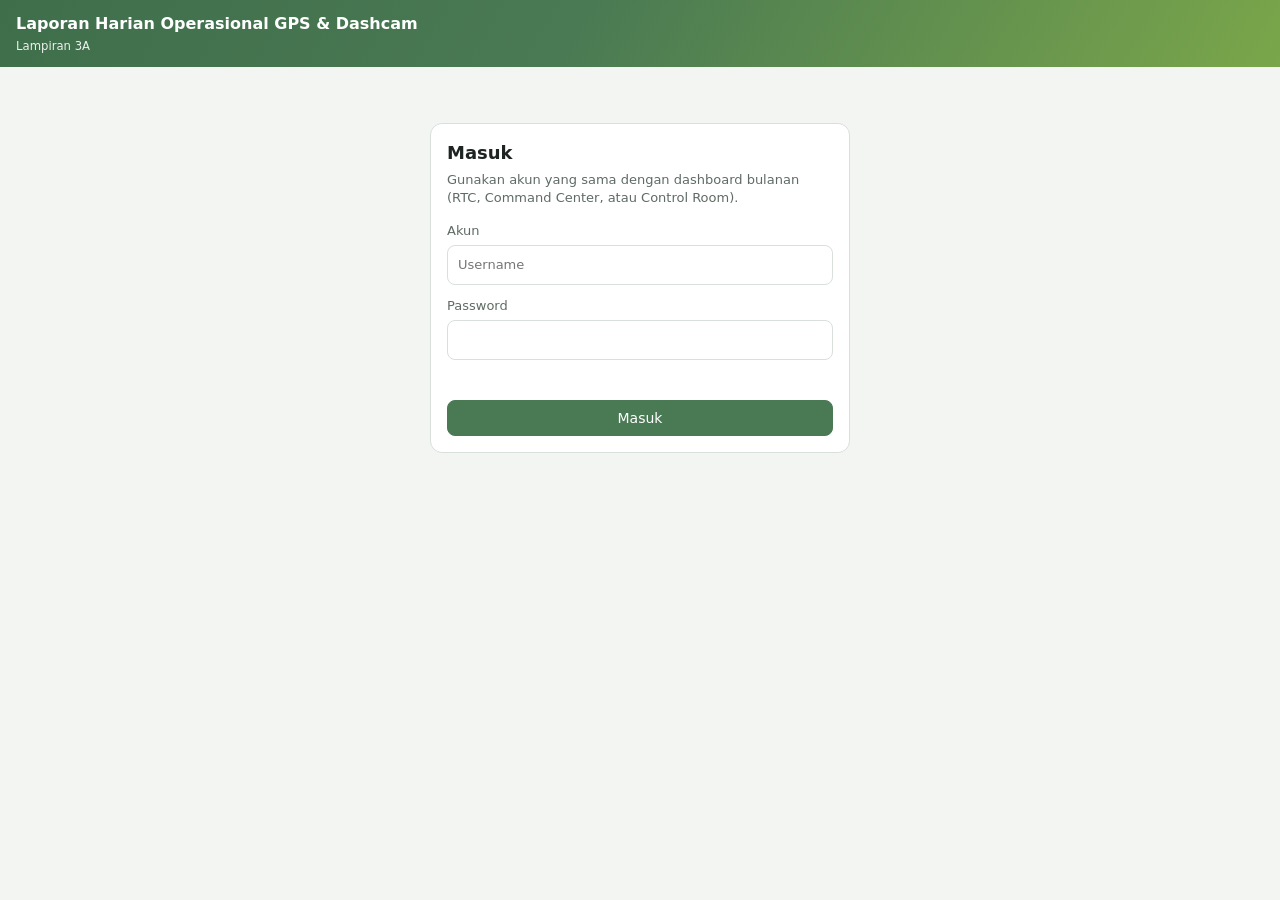
<file: LaporanHarian.html>
<!DOCTYPE html>
<html lang="id">
<head>
<base target="_top">
<meta charset="utf-8">
<style>
:root{--forest:#4a7a53;--forest-d:#3f6e4b;--ink:#1d2421;--muted:#5f6b64;--line:#d9dfdb;--bg:#f3f5f3;--card:#fff;--navy:#1f3864;--err:#b3261e;--ok:#2e7d32}
*{box-sizing:border-box}
body{margin:0;background:var(--bg);color:var(--ink);font:14px/1.45 system-ui,-apple-system,"Segoe UI",Roboto,Arial,sans-serif}
button,input,select{font:inherit;color:inherit}
.bar{background:linear-gradient(120deg,var(--forest-d),var(--forest) 45%,#7aa64a);color:#fff;padding:12px 16px;display:flex;flex-wrap:wrap;gap:8px 16px;align-items:center;justify-content:space-between}
.bar h1{font-size:16px;margin:0;font-weight:700}
.bar small{opacity:.9}
.bar .akun{display:flex;gap:8px;align-items:center;font-size:13px}
.btn{border:1px solid var(--line);background:#fff;border-radius:8px;padding:7px 12px;cursor:pointer;min-height:36px}
.btn:hover{border-color:var(--forest)}
.btn.pri{background:var(--forest);border-color:var(--forest);color:#fff}
.btn.pri:hover{background:var(--forest-d)}
.btn:disabled{opacity:.6;cursor:default}
.bar .btn{background:rgba(255,255,255,.15);border-color:rgba(255,255,255,.4);color:#fff}
.wrap{max-width:1240px;margin:0 auto;padding:16px}
.tools{display:flex;flex-wrap:wrap;gap:10px 12px;align-items:flex-end;background:var(--card);border:1px solid var(--line);border-radius:12px;padding:12px 14px}
.tools label{display:flex;flex-direction:column;font-size:12px;color:var(--muted);gap:3px}
.tools input,.tools select{border:1px solid var(--line);border-radius:8px;padding:6px 8px;min-height:36px;background:#fff;min-width:0;max-width:100%}
.tools .sp{flex:1}
.note{margin:10px 0 0;font-size:13px;color:var(--muted)}
.note.warn{color:#8a5a00}
.note.err{color:var(--err)}
.prev{margin-top:12px;background:#e6e9e7;border-radius:12px;padding:12px;overflow:hidden}
.prev .sk{transform-origin:0 0;box-shadow:0 1px 6px rgba(0,0,0,.18);background:#fff}
.card{background:var(--card);border:1px solid var(--line);border-radius:12px;padding:16px}
#login{max-width:420px;margin:40px auto}
#login h2{margin:0 0 4px;font-size:18px}
#login p{margin:0 0 14px;color:var(--muted);font-size:13px}
.fld{display:flex;flex-direction:column;gap:4px;margin-bottom:12px;font-size:13px;color:var(--muted)}
.fld input,.fld select{border:1px solid var(--line);border-radius:8px;padding:8px 10px;min-height:40px;color:var(--ink);background:#fff;width:100%}
.msg{min-height:20px;color:var(--err);font-size:13px;margin-bottom:8px}
dialog{border:none;border-radius:14px;padding:0;max-width:560px;width:calc(100% - 32px)}
dialog::backdrop{background:rgba(20,30,25,.45)}
.dlg{padding:18px}
.dlg h3{margin:0 0 4px;font-size:17px}
.dlg .sub{margin:0 0 14px;font-size:13px;color:var(--muted)}
.grid3{display:grid;grid-template-columns:repeat(3,1fr);gap:10px}
.grid2{display:grid;grid-template-columns:1fr 1fr;gap:10px}
.grp{border:1px solid var(--line);border-radius:10px;padding:10px;margin-bottom:10px}
.grp b{display:block;font-size:13px;margin-bottom:6px}
.grp .off{font-size:12px;color:var(--muted);margin-top:4px}
.row-end{display:flex;gap:8px;justify-content:flex-end;flex-wrap:wrap;margin-top:6px}
.spin{display:inline-block;width:14px;height:14px;border:2px solid #c9d3cc;border-top-color:var(--forest);border-radius:50%;animation:sp 0.8s linear infinite;vertical-align:-2px;margin-right:6px}
@keyframes sp{to{transform:rotate(360deg)}}
@media (max-width:600px){.grid3{grid-template-columns:1fr 1fr}.wrap{padding:12px}.tools label{flex:1 1 140px}}
[hidden]{display:none!important}
</style>
</head>
<body>
<div class="bar">
  <div><h1>Laporan Harian Operasional GPS &amp; Dashcam</h1><small>Lampiran 3A</small></div>
  <div class="akun" id="akunBox" hidden><span id="akunNama"></span><button class="btn" id="btnKeluar" type="button">Keluar</button></div>
</div>

<div class="wrap">
  <form class="card" id="login" hidden>
    <h2>Masuk</h2>
    <p>Gunakan akun yang sama dengan dashboard bulanan (RTC, Command Center, atau Control Room).</p>
    <label class="fld">Akun<select id="lgU"><option value="">Memuat daftar akun…</option></select></label>
    <label class="fld">Password<input id="lgP" type="password" autocomplete="current-password"></label>
    <div class="msg" id="lgErr"></div>
    <button class="btn pri" id="lgBtn" type="submit" style="width:100%">Masuk</button>
  </form>

  <div id="app" hidden>
    <div class="tools">
      <label>Tanggal<input type="date" id="fTgl"></label>
      <label id="lArea">Area<select id="fArea"></select></label>
      <label id="lLok">Lokasi<select id="fLok"></select></label>
      <button class="btn pri" id="btnTampil" type="button">Tampilkan</button>
      <span class="sp"></span>
      <button class="btn" id="btnInput" type="button">Input GPS / Dashcam / RTC</button>
      <button class="btn pri" id="btnPdf" type="button" disabled>Export PDF</button>
    </div>
    <div class="note" id="note"></div>
    <div class="prev" id="prev"><div class="note"><span class="spin"></span>Memuat…</div></div>
  </div>
</div>

<dialog id="dlg">
  <form class="dlg" id="fInput" method="dialog">
    <h3>Input harian GPS, Dashcam &amp; RTC</h3>
    <p class="sub" id="inSub">Diisi oleh Control Room setiap hari. Offline dihitung otomatis.</p>
    <div class="grid2">
      <label class="fld">Tanggal<input type="date" id="inTgl" required></label>
      <label class="fld">Lokasi<select id="inLok"></select></label>
    </div>
    <div class="grp"><b>GPS</b><div class="grid2">
      <label class="fld">Jumlah MT terpasang GPS<input type="number" min="0" step="1" id="inGpsT" required></label>
      <label class="fld">Online<input type="number" min="0" step="1" id="inGpsO" required></label></div><div class="off" id="offGps"></div></div>
    <div class="grp"><b>Dashcam</b><div class="grid2">
      <label class="fld">Jumlah MT terpasang Dashcam<input type="number" min="0" step="1" id="inCamT" required></label>
      <label class="fld">Online<input type="number" min="0" step="1" id="inCamO" required></label></div><div class="off" id="offCam"></div></div>
    <div class="grp"><b>RTC</b><div class="grid2">
      <label class="fld">Jumlah RTC<input type="number" min="0" step="1" id="inRtcT" required></label>
      <label class="fld">Online<input type="number" min="0" step="1" id="inRtcO" required></label></div><div class="off" id="offRtc"></div></div>
    <div class="grid2">
      <label class="fld">Nama Operator<input id="inOp" maxlength="80"></label>
      <label class="fld">Nama Fleet Supervisor<input id="inSv" maxlength="80"></label>
    </div>
    <div class="msg" id="inErr"></div>
    <div class="row-end"><button class="btn" type="button" id="inBatal">Batal</button><button class="btn pri" type="submit" id="inSimpan">Simpan</button></div>
  </form>
</dialog>

<script>
/* Logo bawaan (dipakai bila folder data tidak berisi file gambar "Logo ...") */
const LOGO_BAWAAN = '[data-uri]';
const PW = 1123, PH = 794;   // A4 lanskap dalam px (96 dpi)
const BIRU = '#1f4e79', MERAH = '#e00000', NAVY = '#1f3864', BATANG = '#4472c4', TOTAL = '#c00000';
const BLN = ['Januari','Februari','Maret','April','Mei','Juni','Juli','Agustus','September','Oktober','November','Desember'];
const SIMPAN = 'dashb_token';   // sama dengan dashboard bulanan, jadi login cukup sekali
let TOKEN = '', INFO = null, LAP = null, LOGO = LOGO_BAWAAN;
try { TOKEN = localStorage.getItem(SIMPAN) || ''; } catch (e) { TOKEN = ''; }
const $ = id => document.getElementById(id);
const esc = t => String(t == null ? '' : t).replace(/[&<>"]/g, c => ({'&': '&amp;', '<': '&lt;', '>': '&gt;', '"': '&quot;'})[c]);
const nf = n => Math.round(n || 0).toLocaleString('id-ID');
const judul = s => String(s || '').toLowerCase().replace(/\b[a-z]/g, c => c.toUpperCase()).replace(/\b(It|Ft|Tbbm|Tlpg|Dppu)\b/g, x => x.toUpperCase());
const simpanToken = t => { try { t ? localStorage.setItem(SIMPAN, t) : localStorage.removeItem(SIMPAN); } catch (e) { /* tanpa penyimpanan */ } };
const run = (fn, ...a) => new Promise((ok, bad) => google.script.run.withSuccessHandler(ok).withFailureHandler(bad)[fn](...a));
const pesan = e => e && e.message ? e.message : String(e);
function nTicks(m) { const ok = x => { const p = Math.pow(10, Math.floor(Math.log10(x))); const r = Math.round(x / p * 100) / 100; return [1, 2, 2.5, 5, 10].includes(r); }; return [5, 4, 3, 6].find(n => ok(m / n)) || 5; }
function niceMax(v) { const p = Math.pow(10, Math.floor(Math.log10(v))); const m = v / p; return [1, 1.2, 1.5, 2, 2.5, 3, 4, 5, 6, 8, 10].find(x => m <= x) * p; }
function tglPanjang(t) { const m = /^(\d{4})-(\d{2})-(\d{2})$/.exec(t || ''); return m ? `${+m[3]} ${BLN[+m[2] - 1]} ${m[1]}` : ''; }

/* ================= LOGIN ================= */
function tampilLogin(m) {
  $('app').hidden = true; $('akunBox').hidden = true; $('login').hidden = false; $('lgErr').textContent = m || '';
  run('daftarLogin').then(j => {
    const L = JSON.parse(j), s = $('lgU');
    s.innerHTML = '<option value="">Pilih akun</option>' +
      (L.pusat.length ? `<optgroup label="RTC">${L.pusat.map(a => `<option value="${esc(a.u)}">${esc(a.nama)}</option>`).join('')}</optgroup>` : '') +
      (L.area.length ? `<optgroup label="Command Center">${L.area.map(a => `<option value="${esc(a.u)}">Command Center ${esc(judul(a.area))}</option>`).join('')}</optgroup>` : '') +
      (L.lokasi.length ? `<optgroup label="Control Room">${L.lokasi.map(a => `<option value="${esc(a.u)}">${esc(a.lok)}</option>`).join('')}</optgroup>` : '');
  }).catch(() => { $('lgU').outerHTML = '<input id="lgU" autocomplete="username" placeholder="Username">'; });
}
$('login').onsubmit = e => {
  e.preventDefault();
  const u = $('lgU').value.trim().toLowerCase(), p = $('lgP').value;
  if (!u || !p) { $('lgErr').textContent = 'Pilih akun dan isi password.'; return; }
  $('lgBtn').disabled = true; $('lgErr').textContent = '';
  run('login', u, p).then(j => { TOKEN = JSON.parse(j).token; simpanToken(TOKEN); $('lgP').value = ''; mulai(); })
    .catch(e => { $('lgErr').textContent = pesan(e); }).finally(() => { $('lgBtn').disabled = false; });
};
$('btnKeluar').onclick = () => { TOKEN = ''; simpanToken(''); INFO = LAP = null; tampilLogin(''); };
function cekLogin(e) { if (!/LOGIN/.test(pesan(e))) return false; TOKEN = ''; simpanToken(''); tampilLogin('Sesi berakhir. Silakan masuk lagi.'); return true; }

/* ================= HALAMAN ================= */
function mulai() {
  if (!TOKEN) return tampilLogin('');
  $('login').hidden = true; $('app').hidden = false;
  $('prev').innerHTML = '<div class="note"><span class="spin"></span>Memuat daftar lokasi…</div>';
  run('lhLogo').then(u => { if (u) LOGO = u; }).catch(() => {});
  run('lhInfo', TOKEN).then(j => {
    INFO = JSON.parse(j);
    const a = INFO.akun;
    $('akunBox').hidden = false;
    $('akunNama').textContent = a.peran === 'PUSAT' ? 'RTC' : a.peran === 'AREA' ? 'Command Center ' + judul(a.area) : 'Control Room ' + a.lok;
    $('lArea').hidden = a.peran !== 'PUSAT'; $('lLok').hidden = a.peran === 'LOKASI';
    $('fArea').innerHTML = '<option value="">Semua Area</option>' + INFO.areas.map(x => `<option value="${x}">${esc(judul(x))}</option>`).join('');
    isiLokasi();
    if (!$('fTgl').value) { const k = new Date(Date.now() - 864e5); $('fTgl').value = INFO.tanggalAkhir || k.toISOString().slice(0, 10); }
    tampil();
  }).catch(e => { if (!cekLogin(e)) $('prev').innerHTML = `<div class="note err">Gagal memuat: ${esc(pesan(e))}</div>`; });
}
function lokasiCakupan() { const a = $('fArea').value; return INFO.lokasi.filter(o => !a || o.a === a); }
function isiLokasi() {
  const L = lokasiCakupan(), dulu = $('fLok').value;
  $('fLok').innerHTML = '<option value="">Semua lokasi</option>' + L.map(o => `<option value="${esc(o.n)}">${esc(o.n)}</option>`).join('');
  if (L.some(o => o.n === dulu)) $('fLok').value = dulu;
}
$('fArea').onchange = () => { isiLokasi(); tampil(); };
$('fLok').onchange = tampil;
$('fTgl').onchange = tampil;
$('btnTampil').onclick = tampil;
let MINTA = 0;
function tampil() {
  if (!INFO || !$('fTgl').value) return;
  const id = ++MINTA;
  $('btnPdf').disabled = true; $('note').className = 'note'; $('note').innerHTML = '<span class="spin"></span>Menyiapkan laporan…';
  run('lhLaporan', TOKEN, $('fTgl').value, $('fArea').value, $('fLok').value).then(j => {
    if (id !== MINTA) return;
    LAP = JSON.parse(j);
    const p = LAP.perangkat, cat = [];
    if (!LAP.adaEvent) cat.push(`Belum ada data event untuk ${tglPanjang(LAP.tanggal)}${LAP.sumber ? '' : ' (file tarikan bulan ini belum ada di folder data)'}. Pastikan file tarikan tanggal ini sudah diunggah.`);
    if (p.lokasiInput < p.lokasiCakupan) cat.push(`Data GPS/Dashcam/RTC baru diisi ${p.lokasiInput} dari ${p.lokasiCakupan} ${LAP.baris === 'Area' ? 'lokasi' : 'lokasi dalam cakupan'}. Klik "Input GPS / Dashcam / RTC".`);
    const kosong = LAP.panel.filter(x => !x.total).map(x => x.grafik);
    if (LAP.adaEvent && kosong.length) cat.push('Tanpa event: ' + kosong.join(', ') + '.');
    $('note').className = 'note' + (cat.length ? ' warn' : ''); $('note').textContent = cat.join(' ') || `Sumber event: ${LAP.sumber}.`;
    gambarPreview(); $('btnPdf').disabled = false;
  }).catch(e => { if (id !== MINTA || cekLogin(e)) return; $('note').className = 'note err'; $('note').textContent = 'Gagal: ' + pesan(e); });
}
function gambarPreview() {
  const box = $('prev'); box.innerHTML = '';
  const sk = document.createElement('div'); sk.className = 'sk';
  const pg = halaman(LAP); sk.appendChild(pg); box.appendChild(sk);
  const skala = () => { const w = box.clientWidth - 24, s = Math.min(1, w / PW), h = pg.offsetHeight; sk.style.transform = `scale(${s})`; sk.style.width = PW + 'px'; box.style.height = (h * s + 24) + 'px'; };
  skala(); window.onresize = skala;
}

/* ================= HALAMAN LAMPIRAN 3A ================= */
const td = 'border:1px solid #000;padding:0 3px;height:12px;line-height:11px;white-space:nowrap;overflow:hidden;text-overflow:ellipsis';
function tabelPerangkat(judulT, kolom, b, lbl) {
  const ada = b.terpasang > 0, off = Math.max(0, b.terpasang - b.online), pct = ada ? Math.round(b.online / b.terpasang * 100) + '%' : '–';
  const r = (k, v, tebal) => `<tr${tebal ? ' style="font-weight:700"' : ''}><td style="${td}">${k}</td><td style="${td};text-align:right">${v}</td></tr>`;
  return `<table style="width:100%;border-collapse:collapse;table-layout:fixed;font-size:8.5px"><colgroup><col><col style="width:48px"></colgroup>
    <tr style="background:${NAVY};color:#fff;font-weight:700"><td style="${td};text-align:center">${judulT}</td><td style="${td};text-align:center">${kolom}</td></tr>
    ${r(lbl[0], ada ? nf(b.terpasang) : '–')}${r('Online', ada ? nf(b.online) : '–')}${r('Offline', ada ? nf(off) : '–')}${r(lbl[1], pct, 1)}</table>`;
}
function panelEvent(e, n, w, chartH, putar) {
  const data = e.rows.map(r => ({n: judul(r.n), v: r.v})).concat([{n: 'Total', v: e.total, t: 1}]);
  const isi = e.rows.map(r => `<tr><td style="${td}">${esc(judul(r.n))}</td><td style="${td};text-align:right">${nf(r.v)}</td></tr>`).join('') +
    Array.from({length: n - e.rows.length}, () => `<tr><td style="${td}">&nbsp;</td><td style="${td}"></td></tr>`).join('');
  const tabel = `<table style="width:100%;border-collapse:collapse;table-layout:fixed;font-size:8.5px"><colgroup><col><col style="width:40px"></colgroup>
    <tr style="background:${NAVY};color:#fff;font-weight:700"><td style="${td};text-align:center">${esc(e.tabel)}</td><td style="${td};text-align:center">Case</td></tr>
    ${isi}<tr style="font-weight:700"><td style="${td}">Total</td><td style="${td};text-align:right">${nf(e.total)}</td></tr></table>`;
  let mx = niceMax(Math.max(1, e.total) * 1.05), nt = nTicks(mx); if (mx < 5) { mx = 5; nt = 5; } else if (mx / nt < 1) nt = mx;
  const labelH = putar ? 46 : 12, plotH = Math.max(40, chartH - 26 - labelH - 6), plotW = w - 38, bw = plotW / data.length;
  const ticks = Array.from({length: nt + 1}, (_, i) => mx / nt * i);
  const grafik = `<div style="position:relative;height:${chartH}px;margin-top:5px;border:1px solid #d9d9d9;background:#fff">
    <div style="text-align:center;font-size:10.5px;color:#595959;padding-top:6px;white-space:nowrap">${esc(e.grafik)}</div>
    <div style="position:absolute;left:32px;right:6px;top:26px;height:${plotH}px">
      ${ticks.map(t => `<div style="position:absolute;left:0;right:0;bottom:${t / mx * 100}%;border-top:1px solid ${t ? '#e6e6e6' : '#bfbfbf'}"></div><div style="position:absolute;left:-30px;width:26px;text-align:right;bottom:${t / mx * 100}%;transform:translateY(50%);font-size:6.5px;color:#595959">${nf(t)}</div>`).join('')}
      ${data.map((r, i) => `<div style="position:absolute;bottom:0;left:${i * bw + bw * 0.12}px;width:${bw * 0.76}px;height:${r.v / mx * 100}%;background:${r.t ? TOTAL : BATANG}"></div>`).join('')}
    </div>
    <div style="position:absolute;left:32px;right:6px;top:${26 + plotH + 3}px;height:${labelH}px">
      ${data.map((r, i) => putar
        ? `<div style="position:absolute;left:${i * bw + bw / 2 + 3}px;top:0;width:${labelH}px;height:7px;line-height:7px;transform-origin:0 0;transform:rotate(90deg);font-size:5.5px;color:#595959;white-space:nowrap;overflow:hidden;text-overflow:ellipsis">${esc(r.n)}</div>`
        : `<div style="position:absolute;left:${i * bw}px;width:${bw}px;text-align:center;font-size:5.5px;color:#595959;white-space:nowrap;overflow:hidden;text-overflow:ellipsis">${esc(r.n)}</div>`).join('')}
    </div></div>`;
  return `<div style="width:${w}px;flex:none">${tabel}${grafik}</div>`;
}
/** Membuat satu halaman (elemen DOM, lebar PW). Tinggi bertambah bila lokasinya banyak; saat export diperkecil agar muat 1 halaman A4. */
function halaman(L) {
  const M = 14, G = 9, cols = 7, w = Math.floor((PW - 2 * M - (cols - 1) * G) / cols);
  const n = Math.max(3, ...L.panel.map(e => e.rows.length)), tabelH = (n + 2) * 12 + 1;
  const putar = n > 3 || L.panel.some(e => e.rows.some(r => r.n.length > 12));
  const atasH = 60, pieH = 110, perangkatH = 5 * 12 + 1 + 6 + pieH, jarak = 14, ttdH = 82;
  const sisa = PH - M - 10 - atasH - perangkatH - jarak - G - 6 - ttdH - 2 * (tabelH + 5);
  const chartH = Math.max(110, Math.floor(sisa / 2) - 2);
  const P = L.perangkat, wD = w + 24;
  const blokPerangkat = (judulT, kolom, b, lbl, judulPie, id) => `<div style="width:${wD}px;flex:none">${tabelPerangkat(judulT, kolom, b, lbl)}
    <div style="margin-top:6px;border:1px solid #d9d9d9;height:${pieH}px;position:relative"><div style="text-align:center;font-size:12.5px;font-weight:700;color:#595959;padding-top:4px">${judulPie}</div>
    <canvas data-pie="${id}" style="position:absolute;left:0;top:22px;width:${wD - 2}px;height:${pieH - 24}px"></canvas></div></div>`;
  const baris1 = L.panel.slice(0, 7), baris2 = L.panel.slice(7);
  const el = document.createElement('div');
  el.style.cssText = `width:${PW}px;min-height:${PH}px;background:#fff;color:#000;font-family:Calibri,Carlito,Arial,sans-serif;padding:${M}px ${M}px 10px;box-sizing:border-box;position:relative`;
  el.innerHTML = `
    <div style="height:${atasH}px;position:relative;font-size:9.5px;font-weight:700;line-height:13px">
      <div>LAMPIRAN 3A</div><div>LAPORAN HARIAN OPERASIONAL GPS &amp; DASHCAM</div>
      <div>TANGGAL : ${esc(tglPanjang(L.tanggal))}</div><div>LOKASI : ${esc(L.baris === 'Area' ? L.lokasi : judul(L.lokasi))}</div>
      <img src="${LOGO}" alt="" style="position:absolute;left:${M + 615}px;top:4px;height:36px;width:auto">
    </div>
    <div style="display:flex;gap:${G + 6}px;height:${perangkatH}px">
      ${blokPerangkat('GPS Offline', 'Unit GPS', P.gps, ['Jumlah MT Terpasang GPS', '% MT Online GPS'], 'GPS Status', 'gps')}
      ${blokPerangkat('Dashcam Offline', 'Jumlah Unit', P.dashcam, ['Jumlah MT Terpasang Dashcam', '% MT Online Dashcam'], 'Dashcam Status', 'dashcam')}
      ${blokPerangkat('RTC Offline', 'Unit', P.rtc, ['Jumlah RTC', '% RTC Online'], 'RTC Status', 'rtc')}
    </div>
    <div style="height:${jarak}px"></div>
    <div style="display:flex;gap:${G}px">${baris1.map(e => panelEvent(e, n, w, chartH, putar)).join('')}</div>
    <div style="height:${G}px"></div>
    <div style="display:flex;gap:${G}px">${baris2.map(e => panelEvent(e, n, w, chartH, putar)).join('')}</div>
    <div style="height:${ttdH}px;position:relative;font-size:9.5px;margin-top:6px">
      <div style="position:absolute;left:0;top:22px;font-weight:700">Operator</div>
      <div style="position:absolute;left:${PW * 0.42}px;top:4px;line-height:13px">Disetujui Oleh,<br><b>PT Pertamina Patra Niaga</b><br><b>Fleet Supervisor</b></div>
      <div style="position:absolute;left:0;bottom:4px">Nama${L.operator ? ' : ' + esc(L.operator) : ''}</div>
      <div style="position:absolute;left:${PW * 0.42}px;bottom:4px">Nama${L.supervisor ? ' : ' + esc(L.supervisor) : ''}</div>
    </div>`;
  return el;
}
/** Pie chart di elemen canvas (html2canvas menyalin isi canvas apa adanya). */
function gambarPie(cv, b) {
  const r0 = window.devicePixelRatio > 1 ? 3 : 2, W = cv.clientWidth || parseFloat(cv.style.width), H = cv.clientHeight || parseFloat(cv.style.height);
  cv.width = W * r0; cv.height = H * r0;
  const c = cv.getContext('2d'); c.scale(r0, r0);
  const cx = W / 2 - 8, cy = H / 2, R = Math.min(H / 2 - 4, 46);
  const off = Math.max(0, b.terpasang - b.online), tot = b.terpasang;
  c.font = 'bold 7px Arial'; c.textAlign = 'center'; c.textBaseline = 'middle';
  if (!tot) { c.fillStyle = '#e3e6e4'; c.beginPath(); c.arc(cx, cy, R, 0, 2 * Math.PI); c.fill(); c.fillStyle = '#737b76'; c.font = '8px Arial'; c.fillText('Belum diinput', cx, cy); return; }
  const potong = [[b.online, BIRU], [off, MERAH]];
  let a = -Math.PI / 2;
  potong.forEach(([v, warna]) => { if (!v) return; const s = v / tot * 2 * Math.PI; c.beginPath(); c.moveTo(cx, cy); c.arc(cx, cy, R, a, a + s); c.closePath(); c.fillStyle = warna; c.fill(); c.strokeStyle = '#fff'; c.lineWidth = 0.8; c.stroke(); a += s; });
  // label persen dalam kotak gelap seperti contoh
  a = -Math.PI / 2;
  const pOn = Math.round(b.online / tot * 100), label = [[b.online, pOn + '%'], [off, (100 - pOn) + '%']];
  label.forEach(([v, t], i) => {
    const s = v / tot * 2 * Math.PI, m = a + s / 2, rr = !v ? R * 0.55 : s > 5.5 ? R * 0.45 : R * 0.62;
    const x = !v ? cx : cx + Math.cos(m) * rr, y = !v ? cy - R * 0.45 : cy + Math.sin(m) * rr + (i === 0 && s > 5.5 ? R * 0.2 : 0);
    const lw = c.measureText(t).width + 6; c.fillStyle = '#404040'; c.fillRect(x - lw / 2, y - 5, lw, 10); c.fillStyle = '#fff'; c.fillText(t, x, y + 0.5); a += s;
  });
  // legenda
  c.textAlign = 'left'; c.font = '6.5px Arial';
  [['Online', BIRU], ['Offline', MERAH]].forEach(([t, w2], i) => { const x = W - 34, y = H - 20 + i * 9; c.fillStyle = w2; c.fillRect(x, y - 2.5, 5, 5); c.fillStyle = '#595959'; c.fillText(t, x + 7, y + 0.5); });
}
function gambarSemuaPie(el, L) { el.querySelectorAll('canvas[data-pie]').forEach(cv => gambarPie(cv, L.perangkat[cv.dataset.pie])); }
// preview: pie digambar setelah elemen masuk ke halaman
new MutationObserver(() => { const pg = $('prev').querySelector('.sk > div'); if (pg && LAP && !pg.dataset.pie) { pg.dataset.pie = 1; gambarSemuaPie(pg, LAP); } }).observe($('prev'), {childList: true, subtree: true});

/* ================= EXPORT PDF ================= */
const PDF_LIB = ['https://cdnjs.cloudflare.com/ajax/libs/html2canvas/1.4.1/html2canvas.min.js', 'https://cdnjs.cloudflare.com/ajax/libs/jspdf/2.5.1/jspdf.umd.min.js'];
const muatSkrip = src => new Promise((ok, bad) => { if (document.querySelector(`script[src="${src}"]`)) return ok(); const t = document.createElement('script'); t.src = src; t.onload = ok; t.onerror = () => bad(new Error('Pustaka PDF gagal dimuat. Periksa koneksi internet.')); document.head.appendChild(t); });
$('btnPdf').onclick = async () => {
  const b = $('btnPdf'); if (b.disabled || !LAP) return;
  b.disabled = true; b.textContent = 'Menyiapkan PDF…';
  let pg = null;
  try {
    await Promise.all(PDF_LIB.map(muatSkrip));
    pg = halaman(LAP); pg.style.position = 'fixed'; pg.style.left = '-20000px'; pg.style.top = '0'; document.body.appendChild(pg);
    gambarSemuaPie(pg, LAP);
    await Promise.all([...pg.querySelectorAll('img')].map(im => im.complete ? 0 : new Promise(ok => { im.onload = im.onerror = ok; })));
    const cv = await window.html2canvas(pg, {scale: 2.5, backgroundColor: '#ffffff', logging: false});
    const pdf = new window.jspdf.jsPDF({orientation: 'landscape', unit: 'mm', format: 'a4'});
    // halaman lebih tinggi dari A4 (banyak lokasi): diperkecil agar tetap 1 halaman
    const rasio = cv.height / cv.width, w = rasio > 210 / 297 ? 210 / rasio : 297, h = w * rasio;
    pdf.addImage(cv.toDataURL('image/jpeg', 0.93), 'JPEG', (297 - w) / 2, 0, w, h);
    const nama = `Lampiran 3A ${LAP.lokasi} ${LAP.tanggal}.pdf`.replace(/[\\/:*?"<>|]+/g, '').replace(/\s+/g, ' ');
    try { pdf.save(nama); } catch (e) { window.open(pdf.output('bloburl'), '_blank'); }
  } catch (e) { $('note').className = 'note err'; $('note').textContent = 'Export PDF gagal: ' + pesan(e); }
  finally { if (pg) pg.remove(); b.disabled = false; b.textContent = 'Export PDF'; }
};

/* ================= INPUT HARIAN ================= */
const IN = ['GpsT', 'GpsO', 'CamT', 'CamO', 'RtcT', 'RtcO'], KEY = {GpsT: 'gpsT', GpsO: 'gpsO', CamT: 'camT', CamO: 'camO', RtcT: 'rtcT', RtcO: 'rtcO'};
function hitungOff() {
  [['Gps', 'offGps'], ['Cam', 'offCam'], ['Rtc', 'offRtc']].forEach(([k, id]) => {
    const t = +$('in' + k + 'T').value, o = +$('in' + k + 'O').value, ada = $('in' + k + 'T').value !== '' && $('in' + k + 'O').value !== '';
    $(id).textContent = !ada ? '' : o > t ? 'Online melebihi jumlah terpasang.' : `Offline ${nf(t - o)} · Online ${t ? Math.round(o / t * 100) : 0}%`;
  });
}
IN.forEach(k => { $('in' + k).oninput = hitungOff; });
function isiForm(o, dariSebelumnya) {
  IN.forEach(k => { $('in' + k).value = o ? o[KEY[k]] : ''; });
  $('inOp').value = o ? o.operator || '' : ''; $('inSv').value = o ? o.supervisor || '' : '';
  $('inSub').textContent = dariSebelumnya ? `Belum ada data tanggal ini. Diisi dengan data ${tglPanjang(o.tanggal)}; periksa lalu simpan.` : o ? 'Data tanggal ini sudah ada; menyimpan akan menimpanya.' : 'Belum ada data. Offline dihitung otomatis.';
  hitungOff();
}
function muatForm() {
  $('inErr').textContent = ''; isiForm(null); $('inSub').innerHTML = '<span class="spin"></span>Memuat…';
  run('lhAmbilInput', TOKEN, $('inTgl').value, $('inLok').value).then(j => { const r = JSON.parse(j); isiForm(r.ada || r.sebelumnya, !r.ada && !!r.sebelumnya); })
    .catch(e => { if (!cekLogin(e)) $('inErr').textContent = pesan(e); });
}
$('btnInput').onclick = () => {
  if (!INFO) return;
  const a = INFO.akun, L = a.peran === 'LOKASI' ? [{n: a.lok}] : lokasiCakupan();
  $('inLok').innerHTML = L.map(o => `<option value="${esc(o.n)}">${esc(o.n)}</option>`).join('');
  $('inLok').disabled = a.peran === 'LOKASI';
  if ($('fLok').value) $('inLok').value = $('fLok').value;
  $('inTgl').value = $('fTgl').value;
  $('dlg').showModal(); muatForm();
};
$('inLok').onchange = muatForm; $('inTgl').onchange = muatForm;
$('inBatal').onclick = () => $('dlg').close();
$('fInput').onsubmit = e => {
  e.preventDefault();
  const o = {tanggal: $('inTgl').value, lokasi: $('inLok').value, operator: $('inOp').value, supervisor: $('inSv').value};
  for (const k of IN) { const v = $('in' + k).value; if (v === '') { $('inErr').textContent = 'Lengkapi semua jumlah (isi 0 bila tidak ada).'; return; } o[KEY[k]] = +v; }
  if (o.gpsO > o.gpsT || o.camO > o.camT || o.rtcO > o.rtcT) { $('inErr').textContent = 'Jumlah online tidak boleh lebih dari jumlah terpasang.'; return; }
  $('inSimpan').disabled = true; $('inErr').textContent = '';
  run('lhSimpanInput', TOKEN, o).then(() => { $('dlg').close(); if (o.tanggal !== $('fTgl').value) $('fTgl').value = o.tanggal; tampil(); })
    .catch(e => { if (!cekLogin(e)) $('inErr').textContent = pesan(e); }).finally(() => { $('inSimpan').disabled = false; });
};

mulai();
</script>
</body>
</html>
</file>
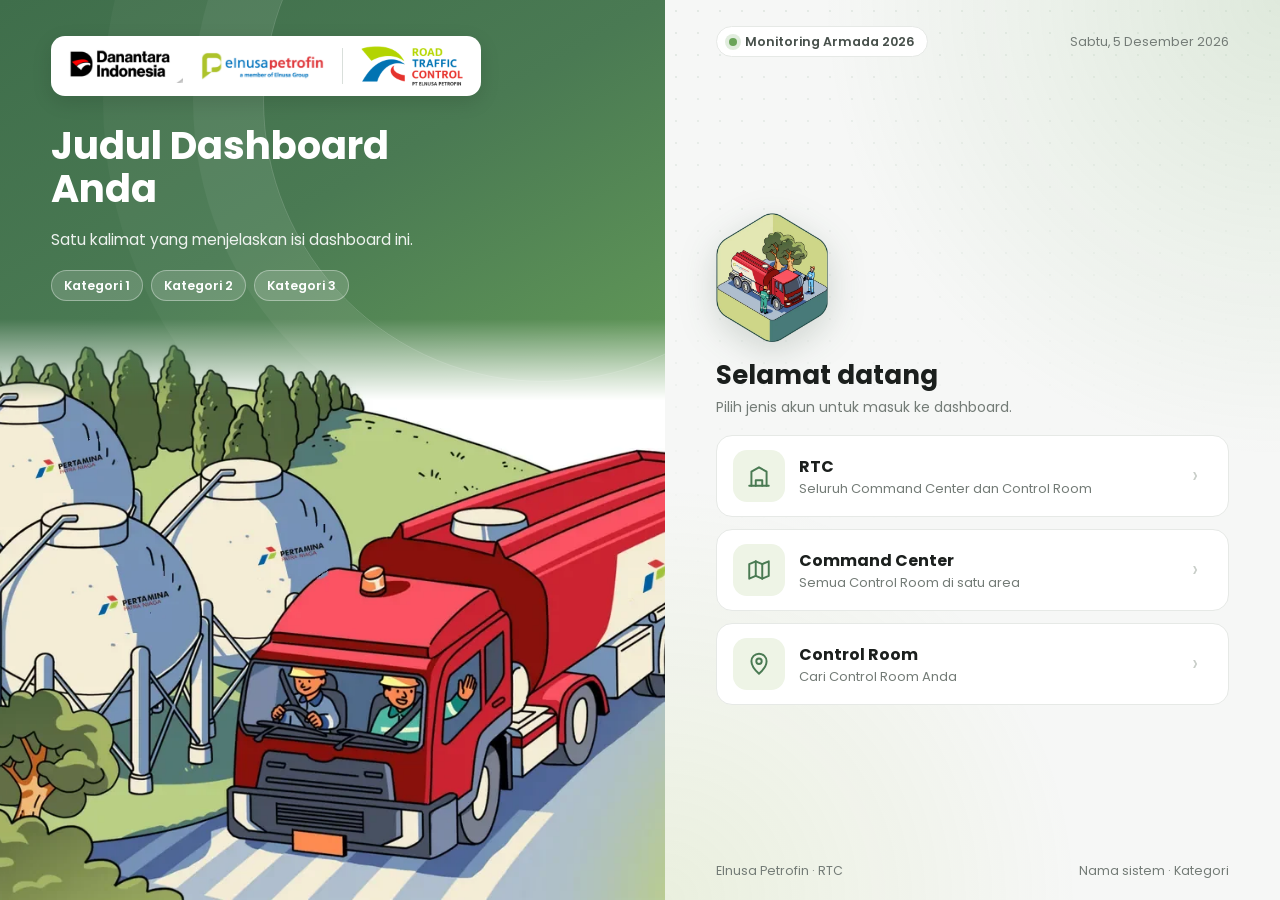
<file: template/contoh.html>
<!DOCTYPE html>
<html lang="id">
<head>
<meta charset="utf-8">
<meta name="viewport" content="width=device-width, initial-scale=1">
<title>Contoh Dashboard</title>
<link rel="preconnect" href="https://fonts.googleapis.com">
<link rel="stylesheet" href="https://fonts.googleapis.com/css2?family=Poppins:wght@400;500;600;700&display=swap">
<link rel="stylesheet" href="tema.css"><!--@include Tema-->
<style>
  /* Gaya khusus dashboard ini (kalau perlu) taruh di sini. Jangan ubah tema.css per dashboard. */
</style>
</head>
<body class="login">

<!-- =============== 1. LOGIN (hapus blok ini kalau dashboard tidak butuh login) =============== -->
<div class="lg">
  <section class="lg-art" aria-hidden="true">
    <div class="lg-logo"><img data-aset="danantara" alt="Danantara Indonesia"><img data-aset="elnusa" alt="Elnusa Petrofin" class="lg-eln"><i class="lsep"></i><img data-aset="rtc" alt="RTC" class="lg-rtc"></div>
    <h1>Judul Dashboard Anda</h1>
    <p>Satu kalimat yang menjelaskan isi dashboard ini.</p>
    <div class="lg-pills"><span>Kategori 1</span><span>Kategori 2</span><span>Kategori 3</span></div>
    <div class="lg-scene"><img data-aset="ilustrasi" alt=""></div>
  </section>
  <section class="lg-panel">
    <div class="lg-top"><span class="lg-live"><i></i>Monitoring Armada 2026</span><span id="lgTgl"></span></div>
    <div class="lg-mid">
      <form class="lg-card" id="loginForm" novalidate>
        <img class="lg-hex" data-aset="heksagon" alt="">
        <div class="lg-step" id="lgStep1">
          <h2>Selamat datang</h2>
          <p class="lg-sub">Pilih jenis akun untuk masuk ke dashboard.</p>
          <div class="lg-roles">
            <button type="button" class="lg-role" data-peran="PUSAT"><span class="lg-ico"><svg viewBox="0 0 24 24" fill="none" stroke="currentColor" stroke-width="1.8" stroke-linecap="round" stroke-linejoin="round"><path d="M3 21h18"/><path d="M5 21V8l7-4 7 4v13"/><path d="M9 21v-5h6v5"/></svg></span><span><b>RTC</b><small>Seluruh Command Center dan Control Room</small></span><span class="chev">›</span></button>
            <button type="button" class="lg-role" data-peran="AREA"><span class="lg-ico"><svg viewBox="0 0 24 24" fill="none" stroke="currentColor" stroke-width="1.8" stroke-linecap="round" stroke-linejoin="round"><path d="M9 4 3 6.5v13.5l6-2.5 6 2.5 6-2.5V4l-6 2.5z"/><path d="M9 4v13.5M15 6.5V20"/></svg></span><span><b>Command Center</b><small>Semua Control Room di satu area</small></span><span class="chev">›</span></button>
            <button type="button" class="lg-role" data-peran="LOKASI"><span class="lg-ico"><svg viewBox="0 0 24 24" fill="none" stroke="currentColor" stroke-width="1.8" stroke-linecap="round" stroke-linejoin="round"><path d="M12 21s-7-6.2-7-11.5A7 7 0 0 1 19 9.5C19 14.8 12 21 12 21z"/><circle cx="12" cy="9.5" r="2.5"/></svg></span><span><b>Control Room</b><small>Cari Control Room Anda</small></span><span class="chev">›</span></button>
          </div>
        </div>
        <div class="lg-step" id="lgStep2" hidden>
          <button type="button" class="lg-back" id="lgBack">← Ganti jenis akun</button>
          <h2 id="lgJudul">Masuk</h2>
          <div class="lg-lbl">Password</div>
          <div class="lg-field">
            <svg viewBox="0 0 24 24" fill="none" stroke="currentColor" stroke-width="1.8" stroke-linecap="round"><rect x="4" y="10" width="16" height="11" rx="2.5"/><path d="M8 10V7a4 4 0 0 1 8 0v3"/></svg>
            <input id="lgP" type="password" autocomplete="current-password" placeholder="Masukkan password">
            <button type="button" class="lg-eye" id="lgEye">Lihat</button>
          </div>
          <div class="lgerr" id="lgErr" role="alert"></div>
          <button type="submit" class="lg-go" id="lgBtn">Masuk</button>
        </div>
      </form>
    </div>
    <div class="lg-bottom"><span>Elnusa Petrofin · RTC</span><span>Nama sistem · Kategori</span></div>
  </section>
</div>

<!-- =============== 2. HEADER HIJAU =============== -->
<header class="hero">
  <div class="brandbar">
    <div class="tab l"><img data-aset="danantara" alt="Danantara Indonesia"></div>
    <div class="tab r"><img data-aset="elnusa" alt="Elnusa Petrofin" class="lg-eln"><i class="lsep"></i><img data-aset="rtc" alt="RTC" class="lg-rtc"></div>
  </div>
  <div class="heroin">
    <div class="hero-top">
      <div>
        <div class="eyebrow">RTC · Monitoring Armada</div>
        <h1>Judul Dashboard Anda — <span id="tBulan">Oktober 2026</span></h1>
        <div class="sub">Penjelasan singkat isi dashboard · data Januari–Oktober 2026</div>
      </div>
      <div style="display:flex;flex-wrap:wrap;gap:8px;align-items:center">
        <div class="preview" id="tUpdate">Data s/d Oktober 2026</div>
        <span class="preview tvjam"></span>
        <div class="preview tv-sembunyi"><button type="button" id="btnTV">Mode TV</button><button type="button" id="btnKeluar">Keluar</button></div>
      </div>
    </div>
    <nav class="tvnav"><button type="button" aria-pressed="true">Mode Utama</button><button type="button" aria-pressed="false">Mode Detail</button><button type="button" id="btnTVKeluar" style="margin-left:auto;background:none">Keluar Mode TV ✕</button></nav>
    <div class="ctrlrow">
      <div class="seg" role="tablist"><button type="button" role="tab" aria-selected="true">Bulan</button><button type="button" role="tab" aria-selected="false">Tahun</button></div>
      <label class="pick">Bulan <select id="selBulan"></select></label>
      <label class="pick">Dibanding <select><option>Bulan sebelumnya</option></select></label>
    </div>
    <nav class="filters" aria-label="Filter area">
      <span class="flabel">Area:</span>
      <div id="chips" style="display:flex;flex-wrap:wrap;gap:8px"></div>
      <label class="pick">Lokasi <select><option>Semua lokasi</option></select></label>
    </nav>
  </div>
</header>

<!-- =============== 3. ISI =============== -->
<main class="wrap">
  <!-- 3a. KPI -->
  <div class="kpis">
    <div class="kpi utama"><span class="l">Total event</span><span class="v" id="kTotal">–</span><span class="n" id="kTotalN"></span></div>
    <div class="kpi"><span class="l">Kategori 1</span><span class="v" id="kK1">–</span><span class="n" id="kK1N"></span></div>
    <div class="kpi"><span class="l">Kategori 2</span><span class="v" id="kK2">–</span><span class="n" id="kK2N"></span></div>
    <div class="kpi"><span class="l">Kategori 3</span><span class="v" id="kK3">–</span><span class="n" id="kK3N"></span></div>
  </div>

  <!-- 3b. Bingkai: judul bagian + 3 kartu kategori -->
  <section class="bingkai">
    <div class="anahead"><h2>Tren &amp; parameter per kategori</h2><span class="hint">semua area · Oktober 2026 per tanggal · garis merah = tren</span></div>
    <div class="grid g-111" id="kartuKategori"></div>
  </section>

  <!-- 3c. Dua panel peringkat -->
  <div class="grid g-11">
    <section class="panel"><div class="ph"><h2>Top area dengan pelanggaran terbanyak</h2><p>Oktober 2026 · klik untuk memfilter</p></div><div id="topArea"></div></section>
    <section class="panel"><div class="ph"><h2>Top 10 lokasi</h2><p>Oktober 2026 · semua area</p></div><div id="topLokasi"></div></section>
  </div>

  <!-- 3d. Tabel rekap (class tv-sembunyi = tidak tampil di Mode TV) -->
  <section class="panel tv-sembunyi">
    <div class="ph"><h2>Rekap per area</h2><p>Oktober 2026 dibanding September · klik judul kolom untuk mengurutkan</p></div>
    <div id="tblArea"></div>
  </section>

  <!-- 3e. Kartu Top Driver -->
  <section class="anahead"><h2>Top pelanggaran driver</h2><span class="hint">Oktober 2026 · semua area</span></section>
  <div class="grid g-auto" id="topDriver"></div>

  <!-- 3f. Catatan & peringatan -->
  <div class="warnbar tv-sembunyi">⚠ Contoh peringatan: data Sumbagsel baru sampai 26 Oktober.</div>
  <section class="panel tv-sembunyi"><div class="ph"><h2>Catatan</h2></div>
    <ul class="notes"><li><b>Sumber data:</b> sheet Event Sistem, diperbarui tiap jam.</li><li><b>Kenaikan</b> dibanding bulan sebelumnya; merah = naik.</li></ul>
  </section>
</main>

<!-- =============== 4. FOOTER =============== -->
<footer class="footer">
  <div class="redtab">www.elnusapetrofin.co.id</div>
  <div class="src">Sumber: tulis sumber data dashboard ini.</div>
</footer>

<div id="tip"></div>
<script src="aset.js"></script><!--@include Aset-->
<script src="tema.js"></script><!--@include TemaJs-->
<script>
/* ===== Contoh data & pemakaian. Ganti bagian ini dengan data dashboard Anda. ===== */
(function () {
  const KAT = [{nama: 'Kategori 1', sub: 'Driving Behaviour', warna: 'var(--c1)'}, {nama: 'Kategori 2', sub: 'Driver Discipline', warna: 'var(--c2)'}, {nama: 'Kategori 3', sub: 'Fatigue Management', warna: 'var(--c3)'}];
  const AREA = ['Sumbagut', 'Sulawesi', 'Sumbagsel', 'Jabalinus', 'Malupa', 'Kalimantan'];
  const acak = (a, b, s) => { const x = Math.sin(s) * 10000; return Math.round(a + (x - Math.floor(x)) * (b - a)); };
  const hari = Array.from({length: 31}, (_, i) => String(i + 1));

  function render() {
    // KPI
    const tot = KAT.map((k, j) => hari.reduce((s, _, i) => s + acak(20e3, 90e3, i * 7 + j * 31), 0));
    const lalu = tot.map((v, j) => Math.round(v * (0.8 + j * 0.15)));
    const sum = a => a.reduce((s, v) => s + v, 0);
    document.getElementById('kTotal').textContent = Tema.angka(sum(tot));
    document.getElementById('kTotalN').innerHTML = Tema.persen(sum(tot), sum(lalu)) + ' vs September';
    KAT.forEach((k, j) => { document.getElementById('kK' + (j + 1)).textContent = Tema.ringkas(tot[j]); document.getElementById('kK' + (j + 1) + 'N').innerHTML = Tema.persen(tot[j], lalu[j]) + ' · ' + k.sub; });

    // Kartu kategori
    const host = document.getElementById('kartuKategori');
    host.innerHTML = KAT.map((k, j) => `<article class="ana">
      <h3><span class="hname"><span><i style="background:${k.warna}"></i>${k.nama.toUpperCase()}</span><small>${k.sub}</small></span><span class="chg">${Tema.persen(tot[j], lalu[j])}</span></h3>
      <div class="boxes"><div><div class="k">Total (Okt / Sep)</div><div class="v">${Tema.angka(tot[j])} / ${Tema.angka(lalu[j])}</div></div>
        <div><div class="k">Kenaikan tertinggi</div><div class="v up"><span class="pn">Parameter A</span>+12.345</div></div>
        <div><div class="k">Penurunan tertinggi</div><div class="v down"><span class="pn">Parameter B</span>−4.321</div></div></div>
      <div class="anachart" id="gk${j}"></div>
      <div class="cattbl"><div class="tblket">Tabel: <b>Oktober 2026</b> dibanding <b>September 2026</b>.</div><div class="tbl rapat" id="tk${j}"></div></div>
    </article>`).join('');
    KAT.forEach((k, j) => {
      Tema.grafikBatang('#gk' + j, {label: hari, nilai: hari.map((_, i) => i < 28 ? acak(20e3, 90e3, i * 7 + j * 31) : null), warna: k.warna, satuan: 'event', judul: k.nama});
      const p = ['Parameter A', 'Parameter B', 'Parameter C', 'Parameter D'].map((n, i) => ({param: n, lalu: acak(1e3, 9e5, i + j * 9), kini: acak(1e3, 9e5, i + j * 9 + 3)}));
      Tema.tabel('#tk' + j, [{judul: 'Parameter', kunci: 'param', kiri: true}, {judul: 'Sep', kunci: 'lalu', format: 'angka'}, {judul: 'Okt', kunci: 'kini', format: 'angka'}, {judul: 'Kenaikan', kunci: 'kini', format: 'persen', banding: 'lalu'}], p, {total: true});
    });

    // Peringkat
    const area = AREA.map((a, i) => ({nama: a, nilai: acak(1e4, 2.5e6, i * 13), lalu: acak(1e4, 2.5e6, i * 17), warna: Tema.WARNA[i]})).sort((a, b) => b.nilai - a.nilai);
    area.forEach(a => a.sub = Tema.angka(a.nilai) + ' event · ' + Tema.persen(a.nilai, a.lalu) + ' vs Sep');
    Tema.peringkat('#topArea', area, {klik: a => console.log('filter area', a && a.nama)});
    const lok = Array.from({length: 10}, (_, i) => ({nama: 'Lokasi ' + (i + 1), nilai: 5e5 - i * 4.2e4, warna: Tema.WARNA[i % 6], sub: AREA[i % 6]}));
    Tema.peringkat('#topLokasi', lok);

    // Tabel rekap
    Tema.tabel('#tblArea', [
      {judul: 'Regional', kunci: 'nama', kiri: true, format: (v, b) => b.warna ? `<span class="rdot" style="background:${b.warna}"></span>${v}` : v},
      {judul: 'Okt', kunci: 'nilai', format: 'angka', urut: true}, {judul: 'Sep', kunci: 'lalu', format: 'angka', urut: true},
      {judul: 'Kenaikan', kunci: 'nilai', format: 'persen', banding: 'lalu'}], area, {total: true, urut: 'nilai'});

    // Top driver
    const PAR = [['Overspeed', 'c1'], ['Drive > 4 Hr', 'c1'], ['Blackzone', 'c2'], ['Idle', 'c2'], ['Fatigue', 'c3'], ['Menguap', 'c3']];
    document.getElementById('topDriver').innerHTML = PAR.map(([p, c], j) => {
      const d = Array.from({length: 5}, (_, i) => ({nama: 'Nama Driver ' + (i + 1), lok: 'IT LOKASI ' + (i + 1), n: 400 - i * 60 - j * 10}));
      return `<section class="panel drv"><div class="ph" style="border-color:var(--${c});background:color-mix(in srgb,var(--${c}) 9%,#fff)"><h2><i class="dot" style="background:var(--${c})"></i>${p}</h2><p>${KAT[+c[1] - 1].sub}</p></div>
        <table class="drvtbl"><tbody>${d.map((x, i) => `<tr><td>${i + 1}</td><td>${x.nama}</td><td><span class="rdot" style="background:var(--${c})"></span>${x.lok}</td><td>${x.n}<span class="amtbar"><i style="width:${x.n / d[0].n * 100}%"></i></span></td></tr>`).join('')}</tbody></table></section>`;
    }).join('');
  }

  // Filter
  document.getElementById('chips').innerHTML = '<button type="button" class="chip" aria-pressed="true">Semua area</button>' +
    AREA.map((a, i) => `<button type="button" class="chip" aria-pressed="false"><i class="sw" style="background:${Tema.WARNA[i]}"></i>${a}</button>`).join('');
  document.querySelectorAll('#chips .chip').forEach(c => c.addEventListener('click', () => { document.querySelectorAll('#chips .chip').forEach(x => x.setAttribute('aria-pressed', x === c)); }));
  document.getElementById('selBulan').innerHTML = Tema.BULAN.slice(0, 10).map((b, i) => `<option ${i === 9 ? 'selected' : ''}>${b} 2026</option>`).join('');

  // Login: ganti fungsi masuk dengan pemeriksaan sungguhan, mis. Tema.server('cekLogin', peran, pw)
  Tema.login({masuk: (peran, pw) => pw ? Promise.resolve() : Promise.reject('Isi password terlebih dahulu.')});
  if (/[?&]tanpaLogin/.test(location.search)) document.body.classList.remove('login');

  // Mode TV
  document.getElementById('btnTV').addEventListener('click', () => Tema.modeTV(true));
  document.getElementById('btnTVKeluar').addEventListener('click', () => Tema.modeTV(false));
  document.getElementById('btnKeluar').addEventListener('click', () => document.body.classList.add('login'));
  if (/[?&]tv/.test(location.search)) Tema.modeTV(true);

  render();
})();
</script>
</body>
</html>
</file>
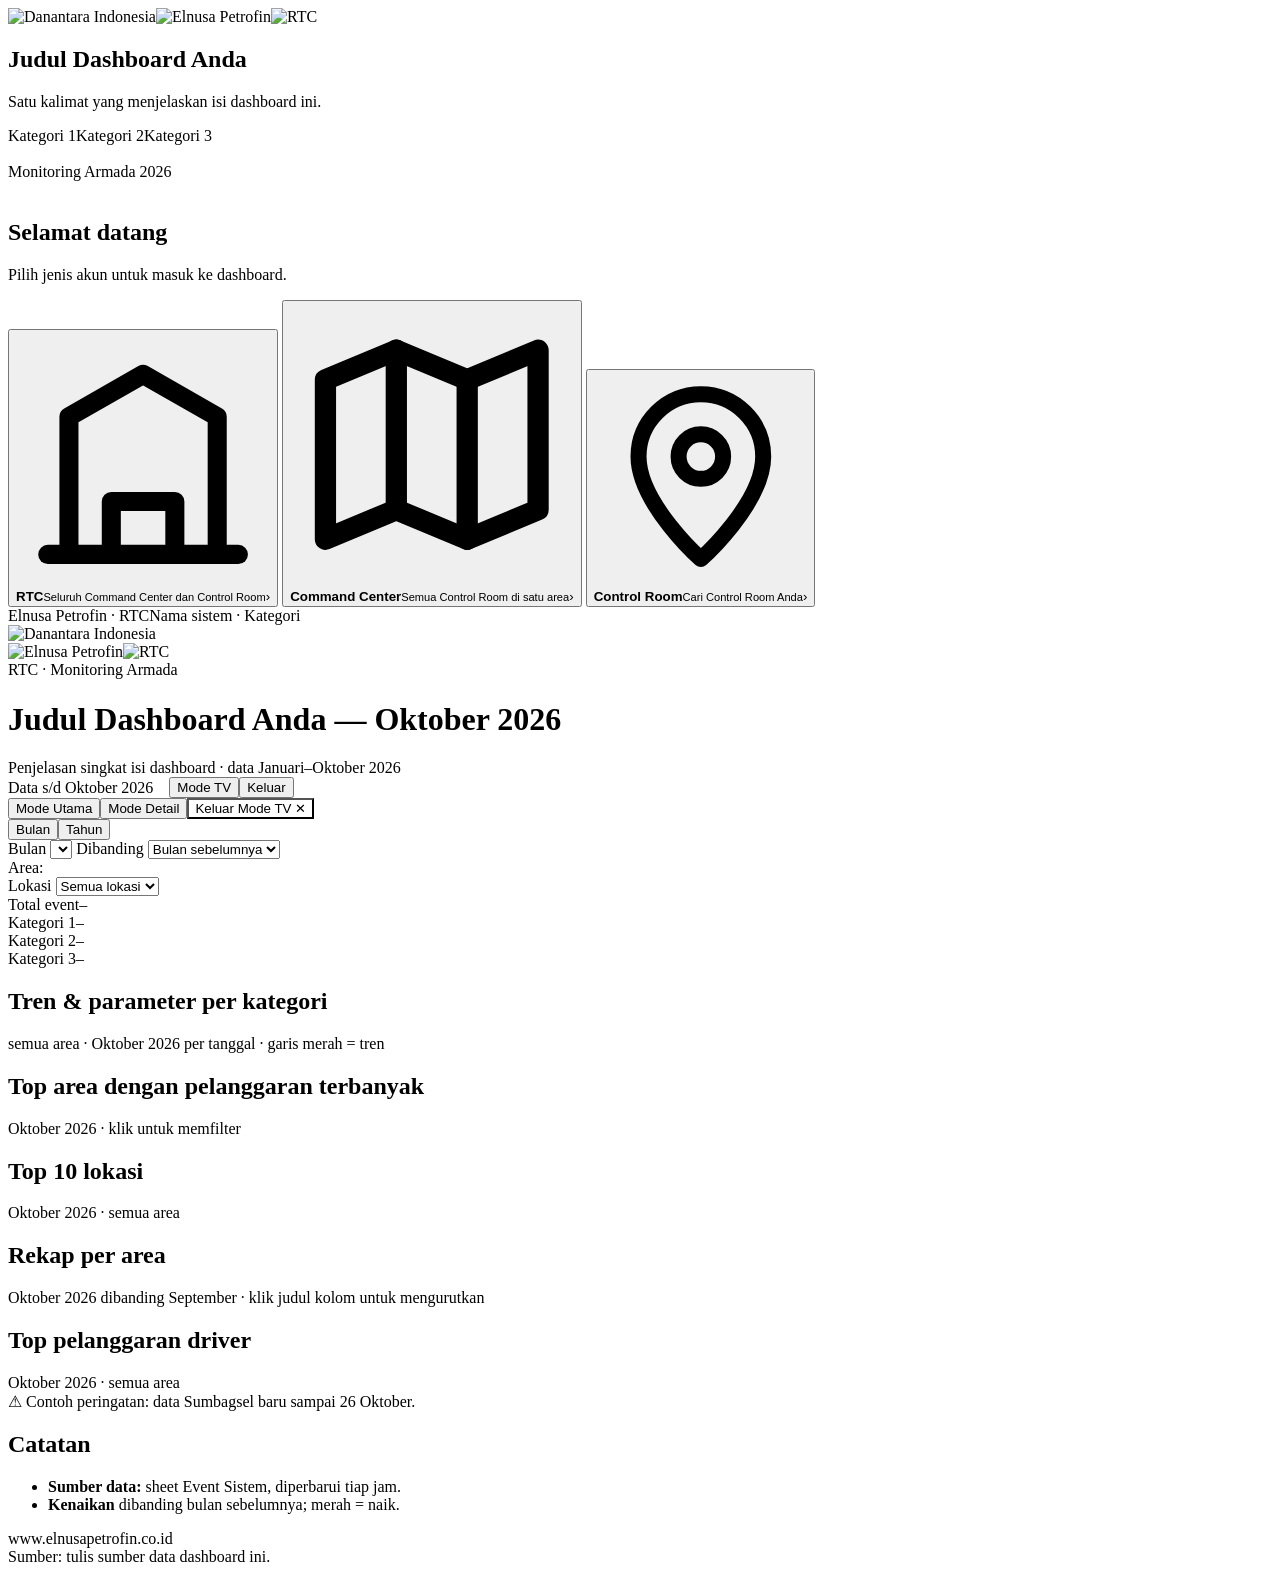
<file: template/apps-script/Halaman.html>
<!DOCTYPE html>
<html lang="id">
<head>
<meta charset="utf-8">
<meta name="viewport" content="width=device-width, initial-scale=1">
<title>Contoh Dashboard</title>
<link rel="preconnect" href="https://fonts.googleapis.com">
<link rel="stylesheet" href="https://fonts.googleapis.com/css2?family=Poppins:wght@400;500;600;700&display=swap">
<?!= include('Tema') ?>
<style>
  /* Gaya khusus dashboard ini (kalau perlu) taruh di sini. Jangan ubah tema.css per dashboard. */
</style>
</head>
<body class="login">

<!-- =============== 1. LOGIN (hapus blok ini kalau dashboard tidak butuh login) =============== -->
<div class="lg">
  <section class="lg-art" aria-hidden="true">
    <div class="lg-logo"><img data-aset="danantara" alt="Danantara Indonesia"><img data-aset="elnusa" alt="Elnusa Petrofin" class="lg-eln"><i class="lsep"></i><img data-aset="rtc" alt="RTC" class="lg-rtc"></div>
    <h1>Judul Dashboard Anda</h1>
    <p>Satu kalimat yang menjelaskan isi dashboard ini.</p>
    <div class="lg-pills"><span>Kategori 1</span><span>Kategori 2</span><span>Kategori 3</span></div>
    <div class="lg-scene"><img data-aset="ilustrasi" alt=""></div>
  </section>
  <section class="lg-panel">
    <div class="lg-top"><span class="lg-live"><i></i>Monitoring Armada 2026</span><span id="lgTgl"></span></div>
    <div class="lg-mid">
      <form class="lg-card" id="loginForm" novalidate>
        <img class="lg-hex" data-aset="heksagon" alt="">
        <div class="lg-step" id="lgStep1">
          <h2>Selamat datang</h2>
          <p class="lg-sub">Pilih jenis akun untuk masuk ke dashboard.</p>
          <div class="lg-roles">
            <button type="button" class="lg-role" data-peran="PUSAT"><span class="lg-ico"><svg viewBox="0 0 24 24" fill="none" stroke="currentColor" stroke-width="1.8" stroke-linecap="round" stroke-linejoin="round"><path d="M3 21h18"/><path d="M5 21V8l7-4 7 4v13"/><path d="M9 21v-5h6v5"/></svg></span><span><b>RTC</b><small>Seluruh Command Center dan Control Room</small></span><span class="chev">›</span></button>
            <button type="button" class="lg-role" data-peran="AREA"><span class="lg-ico"><svg viewBox="0 0 24 24" fill="none" stroke="currentColor" stroke-width="1.8" stroke-linecap="round" stroke-linejoin="round"><path d="M9 4 3 6.5v13.5l6-2.5 6 2.5 6-2.5V4l-6 2.5z"/><path d="M9 4v13.5M15 6.5V20"/></svg></span><span><b>Command Center</b><small>Semua Control Room di satu area</small></span><span class="chev">›</span></button>
            <button type="button" class="lg-role" data-peran="LOKASI"><span class="lg-ico"><svg viewBox="0 0 24 24" fill="none" stroke="currentColor" stroke-width="1.8" stroke-linecap="round" stroke-linejoin="round"><path d="M12 21s-7-6.2-7-11.5A7 7 0 0 1 19 9.5C19 14.8 12 21 12 21z"/><circle cx="12" cy="9.5" r="2.5"/></svg></span><span><b>Control Room</b><small>Cari Control Room Anda</small></span><span class="chev">›</span></button>
          </div>
        </div>
        <div class="lg-step" id="lgStep2" hidden>
          <button type="button" class="lg-back" id="lgBack">← Ganti jenis akun</button>
          <h2 id="lgJudul">Masuk</h2>
          <div class="lg-lbl">Password</div>
          <div class="lg-field">
            <svg viewBox="0 0 24 24" fill="none" stroke="currentColor" stroke-width="1.8" stroke-linecap="round"><rect x="4" y="10" width="16" height="11" rx="2.5"/><path d="M8 10V7a4 4 0 0 1 8 0v3"/></svg>
            <input id="lgP" type="password" autocomplete="current-password" placeholder="Masukkan password">
            <button type="button" class="lg-eye" id="lgEye">Lihat</button>
          </div>
          <div class="lgerr" id="lgErr" role="alert"></div>
          <button type="submit" class="lg-go" id="lgBtn">Masuk</button>
        </div>
      </form>
    </div>
    <div class="lg-bottom"><span>Elnusa Petrofin · RTC</span><span>Nama sistem · Kategori</span></div>
  </section>
</div>

<!-- =============== 2. HEADER HIJAU =============== -->
<header class="hero">
  <div class="brandbar">
    <div class="tab l"><img data-aset="danantara" alt="Danantara Indonesia"></div>
    <div class="tab r"><img data-aset="elnusa" alt="Elnusa Petrofin" class="lg-eln"><i class="lsep"></i><img data-aset="rtc" alt="RTC" class="lg-rtc"></div>
  </div>
  <div class="heroin">
    <div class="hero-top">
      <div>
        <div class="eyebrow">RTC · Monitoring Armada</div>
        <h1>Judul Dashboard Anda — <span id="tBulan">Oktober 2026</span></h1>
        <div class="sub">Penjelasan singkat isi dashboard · data Januari–Oktober 2026</div>
      </div>
      <div style="display:flex;flex-wrap:wrap;gap:8px;align-items:center">
        <div class="preview" id="tUpdate">Data s/d Oktober 2026</div>
        <span class="preview tvjam"></span>
        <div class="preview tv-sembunyi"><button type="button" id="btnTV">Mode TV</button><button type="button" id="btnKeluar">Keluar</button></div>
      </div>
    </div>
    <nav class="tvnav"><button type="button" aria-pressed="true">Mode Utama</button><button type="button" aria-pressed="false">Mode Detail</button><button type="button" id="btnTVKeluar" style="margin-left:auto;background:none">Keluar Mode TV ✕</button></nav>
    <div class="ctrlrow">
      <div class="seg" role="tablist"><button type="button" role="tab" aria-selected="true">Bulan</button><button type="button" role="tab" aria-selected="false">Tahun</button></div>
      <label class="pick">Bulan <select id="selBulan"></select></label>
      <label class="pick">Dibanding <select><option>Bulan sebelumnya</option></select></label>
    </div>
    <nav class="filters" aria-label="Filter area">
      <span class="flabel">Area:</span>
      <div id="chips" style="display:flex;flex-wrap:wrap;gap:8px"></div>
      <label class="pick">Lokasi <select><option>Semua lokasi</option></select></label>
    </nav>
  </div>
</header>

<!-- =============== 3. ISI =============== -->
<main class="wrap">
  <!-- 3a. KPI -->
  <div class="kpis">
    <div class="kpi utama"><span class="l">Total event</span><span class="v" id="kTotal">–</span><span class="n" id="kTotalN"></span></div>
    <div class="kpi"><span class="l">Kategori 1</span><span class="v" id="kK1">–</span><span class="n" id="kK1N"></span></div>
    <div class="kpi"><span class="l">Kategori 2</span><span class="v" id="kK2">–</span><span class="n" id="kK2N"></span></div>
    <div class="kpi"><span class="l">Kategori 3</span><span class="v" id="kK3">–</span><span class="n" id="kK3N"></span></div>
  </div>

  <!-- 3b. Bingkai: judul bagian + 3 kartu kategori -->
  <section class="bingkai">
    <div class="anahead"><h2>Tren &amp; parameter per kategori</h2><span class="hint">semua area · Oktober 2026 per tanggal · garis merah = tren</span></div>
    <div class="grid g-111" id="kartuKategori"></div>
  </section>

  <!-- 3c. Dua panel peringkat -->
  <div class="grid g-11">
    <section class="panel"><div class="ph"><h2>Top area dengan pelanggaran terbanyak</h2><p>Oktober 2026 · klik untuk memfilter</p></div><div id="topArea"></div></section>
    <section class="panel"><div class="ph"><h2>Top 10 lokasi</h2><p>Oktober 2026 · semua area</p></div><div id="topLokasi"></div></section>
  </div>

  <!-- 3d. Tabel rekap (class tv-sembunyi = tidak tampil di Mode TV) -->
  <section class="panel tv-sembunyi">
    <div class="ph"><h2>Rekap per area</h2><p>Oktober 2026 dibanding September · klik judul kolom untuk mengurutkan</p></div>
    <div id="tblArea"></div>
  </section>

  <!-- 3e. Kartu Top Driver -->
  <section class="anahead"><h2>Top pelanggaran driver</h2><span class="hint">Oktober 2026 · semua area</span></section>
  <div class="grid g-auto" id="topDriver"></div>

  <!-- 3f. Catatan & peringatan -->
  <div class="warnbar tv-sembunyi">⚠ Contoh peringatan: data Sumbagsel baru sampai 26 Oktober.</div>
  <section class="panel tv-sembunyi"><div class="ph"><h2>Catatan</h2></div>
    <ul class="notes"><li><b>Sumber data:</b> sheet Event Sistem, diperbarui tiap jam.</li><li><b>Kenaikan</b> dibanding bulan sebelumnya; merah = naik.</li></ul>
  </section>
</main>

<!-- =============== 4. FOOTER =============== -->
<footer class="footer">
  <div class="redtab">www.elnusapetrofin.co.id</div>
  <div class="src">Sumber: tulis sumber data dashboard ini.</div>
</footer>

<div id="tip"></div>
<?!= include('Aset') ?>
<?!= include('TemaJs') ?>
<script>
/* ===== Contoh data & pemakaian. Ganti bagian ini dengan data dashboard Anda. ===== */
(function () {
  const KAT = [{nama: 'Kategori 1', sub: 'Driving Behaviour', warna: 'var(--c1)'}, {nama: 'Kategori 2', sub: 'Driver Discipline', warna: 'var(--c2)'}, {nama: 'Kategori 3', sub: 'Fatigue Management', warna: 'var(--c3)'}];
  const AREA = ['Sumbagut', 'Sulawesi', 'Sumbagsel', 'Jabalinus', 'Malupa', 'Kalimantan'];
  const acak = (a, b, s) => { const x = Math.sin(s) * 10000; return Math.round(a + (x - Math.floor(x)) * (b - a)); };
  const hari = Array.from({length: 31}, (_, i) => String(i + 1));

  function render() {
    // KPI
    const tot = KAT.map((k, j) => hari.reduce((s, _, i) => s + acak(20e3, 90e3, i * 7 + j * 31), 0));
    const lalu = tot.map((v, j) => Math.round(v * (0.8 + j * 0.15)));
    const sum = a => a.reduce((s, v) => s + v, 0);
    document.getElementById('kTotal').textContent = Tema.angka(sum(tot));
    document.getElementById('kTotalN').innerHTML = Tema.persen(sum(tot), sum(lalu)) + ' vs September';
    KAT.forEach((k, j) => { document.getElementById('kK' + (j + 1)).textContent = Tema.ringkas(tot[j]); document.getElementById('kK' + (j + 1) + 'N').innerHTML = Tema.persen(tot[j], lalu[j]) + ' · ' + k.sub; });

    // Kartu kategori
    const host = document.getElementById('kartuKategori');
    host.innerHTML = KAT.map((k, j) => `<article class="ana">
      <h3><span class="hname"><span><i style="background:${k.warna}"></i>${k.nama.toUpperCase()}</span><small>${k.sub}</small></span><span class="chg">${Tema.persen(tot[j], lalu[j])}</span></h3>
      <div class="boxes"><div><div class="k">Total (Okt / Sep)</div><div class="v">${Tema.angka(tot[j])} / ${Tema.angka(lalu[j])}</div></div>
        <div><div class="k">Kenaikan tertinggi</div><div class="v up"><span class="pn">Parameter A</span>+12.345</div></div>
        <div><div class="k">Penurunan tertinggi</div><div class="v down"><span class="pn">Parameter B</span>−4.321</div></div></div>
      <div class="anachart" id="gk${j}"></div>
      <div class="cattbl"><div class="tblket">Tabel: <b>Oktober 2026</b> dibanding <b>September 2026</b>.</div><div class="tbl rapat" id="tk${j}"></div></div>
    </article>`).join('');
    KAT.forEach((k, j) => {
      Tema.grafikBatang('#gk' + j, {label: hari, nilai: hari.map((_, i) => i < 28 ? acak(20e3, 90e3, i * 7 + j * 31) : null), warna: k.warna, satuan: 'event', judul: k.nama});
      const p = ['Parameter A', 'Parameter B', 'Parameter C', 'Parameter D'].map((n, i) => ({param: n, lalu: acak(1e3, 9e5, i + j * 9), kini: acak(1e3, 9e5, i + j * 9 + 3)}));
      Tema.tabel('#tk' + j, [{judul: 'Parameter', kunci: 'param', kiri: true}, {judul: 'Sep', kunci: 'lalu', format: 'angka'}, {judul: 'Okt', kunci: 'kini', format: 'angka'}, {judul: 'Kenaikan', kunci: 'kini', format: 'persen', banding: 'lalu'}], p, {total: true});
    });

    // Peringkat
    const area = AREA.map((a, i) => ({nama: a, nilai: acak(1e4, 2.5e6, i * 13), lalu: acak(1e4, 2.5e6, i * 17), warna: Tema.WARNA[i]})).sort((a, b) => b.nilai - a.nilai);
    area.forEach(a => a.sub = Tema.angka(a.nilai) + ' event · ' + Tema.persen(a.nilai, a.lalu) + ' vs Sep');
    Tema.peringkat('#topArea', area, {klik: a => console.log('filter area', a && a.nama)});
    const lok = Array.from({length: 10}, (_, i) => ({nama: 'Lokasi ' + (i + 1), nilai: 5e5 - i * 4.2e4, warna: Tema.WARNA[i % 6], sub: AREA[i % 6]}));
    Tema.peringkat('#topLokasi', lok);

    // Tabel rekap
    Tema.tabel('#tblArea', [
      {judul: 'Regional', kunci: 'nama', kiri: true, format: (v, b) => b.warna ? `<span class="rdot" style="background:${b.warna}"></span>${v}` : v},
      {judul: 'Okt', kunci: 'nilai', format: 'angka', urut: true}, {judul: 'Sep', kunci: 'lalu', format: 'angka', urut: true},
      {judul: 'Kenaikan', kunci: 'nilai', format: 'persen', banding: 'lalu'}], area, {total: true, urut: 'nilai'});

    // Top driver
    const PAR = [['Overspeed', 'c1'], ['Drive > 4 Hr', 'c1'], ['Blackzone', 'c2'], ['Idle', 'c2'], ['Fatigue', 'c3'], ['Menguap', 'c3']];
    document.getElementById('topDriver').innerHTML = PAR.map(([p, c], j) => {
      const d = Array.from({length: 5}, (_, i) => ({nama: 'Nama Driver ' + (i + 1), lok: 'IT LOKASI ' + (i + 1), n: 400 - i * 60 - j * 10}));
      return `<section class="panel drv"><div class="ph" style="border-color:var(--${c});background:color-mix(in srgb,var(--${c}) 9%,#fff)"><h2><i class="dot" style="background:var(--${c})"></i>${p}</h2><p>${KAT[+c[1] - 1].sub}</p></div>
        <table class="drvtbl"><tbody>${d.map((x, i) => `<tr><td>${i + 1}</td><td>${x.nama}</td><td><span class="rdot" style="background:var(--${c})"></span>${x.lok}</td><td>${x.n}<span class="amtbar"><i style="width:${x.n / d[0].n * 100}%"></i></span></td></tr>`).join('')}</tbody></table></section>`;
    }).join('');
  }

  // Filter
  document.getElementById('chips').innerHTML = '<button type="button" class="chip" aria-pressed="true">Semua area</button>' +
    AREA.map((a, i) => `<button type="button" class="chip" aria-pressed="false"><i class="sw" style="background:${Tema.WARNA[i]}"></i>${a}</button>`).join('');
  document.querySelectorAll('#chips .chip').forEach(c => c.addEventListener('click', () => { document.querySelectorAll('#chips .chip').forEach(x => x.setAttribute('aria-pressed', x === c)); }));
  document.getElementById('selBulan').innerHTML = Tema.BULAN.slice(0, 10).map((b, i) => `<option ${i === 9 ? 'selected' : ''}>${b} 2026</option>`).join('');

  // Login: ganti fungsi masuk dengan pemeriksaan sungguhan, mis. Tema.server('cekLogin', peran, pw)
  Tema.login({masuk: (peran, pw) => pw ? Promise.resolve() : Promise.reject('Isi password terlebih dahulu.')});
  if (/[?&]tanpaLogin/.test(location.search)) document.body.classList.remove('login');

  // Mode TV
  document.getElementById('btnTV').addEventListener('click', () => Tema.modeTV(true));
  document.getElementById('btnTVKeluar').addEventListener('click', () => Tema.modeTV(false));
  document.getElementById('btnKeluar').addEventListener('click', () => document.body.classList.add('login'));
  if (/[?&]tv/.test(location.search)) Tema.modeTV(true);

  render();
})();
</script>
</body>
</html>
</file>
<file: template/tema.css>
/* =====================================================================
   TEMA DASHBOARD MONITORING — Elnusa Petrofin · RTC
   Diambil dari dashboard "Monitoring Driving Behaviour, Driver Discipline
   & Fatigue Management" (Index.html). Pakai file ini di semua dashboard
   agar tampilannya seragam. Panduan lengkap: template/README.md
   ===================================================================== */

/* ---------- 1. Token warna, huruf, jarak ---------- */
:root{
  color-scheme:light;
  /* dasar */
  --bg:#f6f7f6; --surface:#fff; --surface-2:#f3f5f3;
  --ink:#1b1f1d; --ink-2:#47504b; --muted:#737b76;
  --grid:#e6e9e6; --axis:#c9cec9; --line:rgba(27,31,29,.09);
  /* merek (hijau Elnusa Petrofin) */
  --forest-dark:#3f6e4b; --forest:#4a7a53; --leaf:#6aa459; --leaf-2:#93b833; --lime:#b8ca10;
  --accent-wash:#eef4e6; --red:#e03d3e;
  /* status */
  --up:#b42324;      /* naik = memburuk (pelanggaran bertambah) */
  --down:#2f7a2f;    /* turun = membaik */
  --warn-bg:#fdf0cf; --warn-ink:#7a5200; --serious-ink:#b42324;
  /* warna seri / kategori (urut dipakai untuk area, kategori, dsb.) */
  --c1:#0f78bf; --c2:#e8833a; --c3:#1aa58a; --c4:#c99a00; --c5:#d9579a; --c6:#3f8a3a; --c7:#7a5cc4;
  /* batang grafik */
  --bar-now:#2e7d4f; --bar-prev:#5fa36d; --bar:#8cc49a; --trend:#d64541;
  /* gradien khas */
  --grad-hero:linear-gradient(115deg,var(--forest-dark) 0%,var(--forest) 22%,var(--leaf) 58%,var(--leaf-2) 100%);
  --grad-art:linear-gradient(150deg,var(--forest-dark) 0%,var(--forest) 30%,var(--leaf) 70%,var(--leaf-2) 100%);
  --grad-btn:linear-gradient(115deg,var(--forest-dark),var(--forest) 40%,var(--leaf));
  /* huruf & bentuk */
  --f-ui:"Poppins",system-ui,-apple-system,"Segoe UI",Arial,sans-serif;
  --gut:clamp(20px,2.2vw,56px);
  --r-card:16px; --r-ctl:12px; --r-pill:999px;
  --shadow:0 8px 24px rgba(30,60,40,.10);
}
*{box-sizing:border-box}
[hidden]{display:none!important}
html{-webkit-text-size-adjust:100%}
body{margin:0;background:var(--bg);color:var(--ink);font-family:var(--f-ui);font-size:14.5px;line-height:1.55;-webkit-font-smoothing:antialiased}
svg{display:block;max-width:100%;height:auto}
svg text{font-family:var(--f-ui)}
button,select,input{font-family:var(--f-ui)}

/* ---------- 2. Header hijau (hero) ---------- */
.hero{position:relative;background:var(--grad-hero);color:#fff;padding:0 var(--gut) 92px;overflow:hidden}
.hero::after{content:"";position:absolute;right:-120px;top:-160px;width:520px;height:520px;border-radius:50%;border:1px solid rgba(255,255,255,.16);box-shadow:0 0 0 60px rgba(255,255,255,.04),0 0 0 140px rgba(255,255,255,.03);pointer-events:none}
.hero.ringkas{padding-bottom:28px}               /* header tanpa kartu yang "naik" ke atasnya */
.brandbar{display:flex;justify-content:space-between;align-items:flex-start;gap:16px;position:relative;z-index:2}
.tab{background:#fff;display:flex;align-items:center;gap:14px;padding:10px 26px 12px;min-height:58px}
.tab.l{border-radius:0 0 46px 0;margin-left:calc(-1*var(--gut));padding-left:var(--gut)}
.tab.r{border-radius:0 0 0 46px;margin-right:calc(-1*var(--gut));padding-right:var(--gut)}
.tab img{height:38px;width:auto;display:block}
.tab img.lg-eln{height:32px}.tab img.lg-rtc{height:44px}
.lsep{width:1px;align-self:stretch;background:#d9dfdb;margin:4px 0}
.heroin{position:relative;z-index:2;padding-top:26px;display:flex;flex-direction:column;gap:18px}
.hero-top{display:flex;flex-wrap:wrap;justify-content:space-between;align-items:flex-end;gap:12px 24px}
.eyebrow{font-size:12px;font-weight:600;letter-spacing:.14em;text-transform:uppercase;color:rgba(255,255,255,.82)}
.hero h1{margin:2px 0 4px;font-size:clamp(24px,3.2vw,36px);font-weight:700;letter-spacing:-.01em;line-height:1.15}
.sub{color:rgba(255,255,255,.88);font-size:15px}
.preview{display:inline-flex;align-items:center;gap:8px;background:rgba(255,255,255,.16);border:1px solid rgba(255,255,255,.35);padding:6px 12px;border-radius:var(--r-pill);font-size:12.5px;font-weight:500}
.preview button,.preview a{font:600 12px var(--f-ui);border:0;background:#fff;color:var(--forest);border-radius:var(--r-pill);padding:3px 10px;cursor:pointer;text-decoration:none}

/* kontrol di atas header hijau */
.ctrlrow,.filters{display:flex;flex-wrap:wrap;gap:10px 18px;align-items:center}
.filters{gap:8px}
.flabel{font-size:13px;font-weight:600;margin-right:4px}
.seg{display:inline-flex;background:rgba(0,0,0,.18);border-radius:var(--r-pill);padding:3px}
.seg button{appearance:none;border:0;background:transparent;color:#fff;font:600 13.5px var(--f-ui);padding:7px 16px;border-radius:var(--r-pill);cursor:pointer}
.seg button[aria-selected="true"]{background:#fff;color:var(--forest)}
.pick{display:inline-flex;align-items:center;gap:8px;font-size:13px;font-weight:600}
.pick select,.pick input{font:600 13.5px var(--f-ui);color:var(--ink);background:#fff;border:0;border-radius:8px;padding:7px 12px;cursor:pointer}
.pick select:disabled{opacity:.55;cursor:not-allowed}
.chip{appearance:none;border:1px solid rgba(255,255,255,.45);background:rgba(255,255,255,.12);color:#fff;font:500 13.5px var(--f-ui);padding:7px 14px;border-radius:var(--r-pill);display:inline-flex;align-items:center;gap:8px;cursor:pointer}
.chip:hover{background:rgba(255,255,255,.24)}
.chip[aria-pressed="true"]{background:var(--lime);border-color:var(--lime);color:var(--ink);font-weight:600}
.chip .sw{width:11px;height:11px;border-radius:3px;box-shadow:0 0 0 1.5px #fff}
.btn-hero{font:600 12.5px var(--f-ui);color:#fff;background:rgba(255,255,255,.14);border:1px solid rgba(255,255,255,.55);border-radius:var(--r-pill);padding:6px 12px;cursor:pointer}
.btn-hero:hover{background:rgba(255,255,255,.25)}

/* ---------- 3. Area isi ---------- */
.wrap{position:relative;z-index:1;margin:-72px 0 0;padding:0 var(--gut) 40px;display:flex;flex-direction:column;gap:20px}
.hero.ringkas + .wrap{margin-top:20px}
.grid{display:grid;gap:20px}
.g-11{grid-template-columns:repeat(2,minmax(0,1fr))}
.g-21{grid-template-columns:minmax(0,1.5fr) minmax(0,1fr)}
.g-111{grid-template-columns:repeat(3,minmax(0,1fr))}
.g-auto{grid-template-columns:repeat(auto-fill,minmax(min(100%,340px),1fr))}

/* bingkai abu yang mengelompokkan beberapa kartu */
.bingkai{display:flex;flex-direction:column;gap:14px;background:var(--surface-2);border:1px solid var(--line);border-radius:20px;padding:14px}
/* judul bagian: "Tren & parameter per kategori  keterangan kecil" */
.anahead{display:flex;align-items:baseline;gap:6px 12px;flex-wrap:wrap;background:var(--surface);border:1px solid var(--line);border-radius:var(--r-card);padding:14px 22px}
.anahead h2{margin:0;font-size:17.5px;font-weight:700}
.hint{font-size:13px;color:var(--muted)}

/* panel umum */
.panel{background:var(--surface);border:1px solid var(--line);border-radius:var(--r-card);padding:20px 22px 22px;min-width:0;display:flex;flex-direction:column;gap:14px}
.ph h2{margin:0;font-size:17.5px;font-weight:600}
.ph p{margin:3px 0 0;font-size:13.5px;color:var(--ink-2)}

/* ---------- 4. KPI ---------- */
.infobar{background:var(--surface);border-radius:var(--r-card);box-shadow:var(--shadow);display:grid;grid-template-columns:repeat(4,minmax(0,1fr));overflow:hidden}
.infobar.c3{grid-template-columns:repeat(3,minmax(0,1fr))}
.infobar>div{padding:14px 18px;border-right:1px solid var(--grid);min-width:0}
.infobar>div:last-child{border-right:0}
.k{font-size:12px;font-weight:600;color:var(--muted);text-transform:uppercase;letter-spacing:.06em}
.infobar .v{font-size:17px;font-weight:700;margin-top:2px}
.infobar .v small{font-size:12.5px;font-weight:500;color:var(--muted);display:block}
.kpis{display:grid;grid-template-columns:repeat(4,minmax(0,1fr));gap:14px}
.kpis.k3{grid-template-columns:repeat(3,minmax(0,1fr))}
.kpi{background:var(--surface);border-radius:var(--r-card);padding:18px 20px;display:flex;flex-direction:column;gap:6px;min-width:0;box-shadow:var(--shadow)}
.kpi .l{font-size:13.5px;color:var(--ink-2);font-weight:500}
.kpi .v{font-size:32px;font-weight:700;line-height:1.1;font-variant-numeric:tabular-nums}
.kpi .n{font-size:13px;color:var(--muted)}
.kpi.utama .v{color:var(--forest)}

/* kartu kategori: judul + persen perubahan, 3 kotak angka, grafik, tabel */
.ana{background:var(--surface);border:1px solid var(--line);border-radius:var(--r-card);overflow:hidden;display:flex;flex-direction:column;min-width:0}
.ana h3{margin:0;padding:14px 20px;font-size:15px;font-weight:700;letter-spacing:.02em;border-bottom:1px solid var(--grid);display:flex;align-items:center;justify-content:space-between;gap:10px}
.ana h3 .hname{display:flex;flex-direction:column;flex:1;min-width:0}
.ana h3 .hname>span{display:flex;align-items:center;gap:10px}
.ana h3 small{font-weight:500;color:var(--muted);font-size:12.5px;letter-spacing:0;margin-top:2px}
.ana h3 i,.dot{width:12px;height:12px;border-radius:3px;display:inline-block;flex:none}
.chg{flex:none;font-size:15px;font-weight:700;white-space:nowrap;padding:5px 10px;border-radius:8px;background:var(--surface-2)}
.boxes{display:grid;grid-template-columns:repeat(3,minmax(0,1fr));background:var(--surface-2)}
.boxes>div{padding:10px 18px;border-right:1px solid var(--grid);min-width:0}
.boxes>div:last-child{border-right:0}
.boxes .k{font-size:11.5px}
.boxes .v{font-size:15px;font-weight:700;margin-top:2px;overflow-wrap:anywhere}
.boxes .v .pn{display:block;font-size:11.5px;font-weight:500;color:var(--ink-2);line-height:1.3;margin-bottom:1px}
.anachart{padding:12px 16px 14px;width:100%;overflow-x:auto}
.cattbl{padding:4px 12px 14px}
.tblket{font-size:11.5px;color:var(--muted);line-height:1.45;padding:2px 2px 6px}.tblket b{color:var(--ink-2);font-weight:600}

/* ---------- 5. Tabel ---------- */
.tbl{overflow-x:auto}
table{width:100%;border-collapse:collapse;font-size:14px;font-variant-numeric:tabular-nums}
th{font-size:12px;color:#fff;background:var(--forest);font-weight:600;text-align:right;padding:9px 10px;white-space:nowrap}
th:first-child{border-radius:8px 0 0 8px}th:last-child{border-radius:0 8px 8px 0}
th:first-child,td:first-child{text-align:left}
th.l,td.l{text-align:left}
td{padding:9px 10px;border-bottom:1px solid var(--grid);text-align:right;white-space:nowrap}
tbody tr:hover{background:var(--surface-2)}
tr.tot td{font-weight:700;background:var(--surface-2);border-bottom:0}
th[data-sort]{cursor:pointer}th[data-sort]::after{content:" ⇅";opacity:.6}
th[aria-sort=descending]::after{content:" ▼";opacity:1}th[aria-sort=ascending]::after{content:" ▲";opacity:1}
.tbl.rapat th{padding:7px 6px;font-size:11px}.tbl.rapat td{padding:6px 6px;font-size:12.5px}
.rdot{display:inline-block;width:10px;height:10px;border-radius:3px;margin-right:8px}
.small{display:block;font-size:12.5px;color:var(--muted);margin-top:3px}
.up{color:var(--up);font-weight:600}.down{color:var(--down);font-weight:600}.flat{color:var(--muted)}

/* ---------- 6. Peringkat (Top 10) ---------- */
.rank{display:flex;flex-direction:column;gap:4px}
.rrow{appearance:none;border:0;background:transparent;font:inherit;color:inherit;text-align:left;cursor:pointer;display:grid;grid-template-columns:minmax(120px,200px) minmax(0,1fr) 76px;align-items:center;gap:2px 12px;padding:6px 8px;border-radius:10px}
.rrow:hover{background:var(--surface-2)}
.rrow.sel{background:var(--accent-wash)}.rrow.dim{opacity:.45}
.rname{font-weight:500;display:flex;align-items:center;gap:8px;font-size:14px;line-height:1.25}
.rnum{display:inline-grid;place-items:center;min-width:22px;height:22px;border-radius:6px;background:var(--surface-2);font-size:12px;font-weight:700;color:var(--ink-2)}
.rtrack{height:14px;background:var(--surface-2);border-radius:4px;overflow:hidden}
.rfill{height:100%;border-radius:0 4px 4px 0;background:var(--c1)}
.rval{font-weight:700;font-size:16px;text-align:right;font-variant-numeric:tabular-nums}
.rsub{grid-column:2/4;font-size:12.5px;color:var(--muted)}

/* kartu Top Driver per parameter */
.drv .ph{border-left:4px solid var(--c1);border-radius:10px;padding:10px 14px;background:color-mix(in srgb,var(--c1) 9%,#fff)}
.drv .ph h2{display:flex;align-items:center;gap:8px;font-size:15.5px}
.drvtbl{width:100%;border-collapse:collapse;font-size:13px}
.drvtbl td{white-space:normal;overflow-wrap:anywhere;padding:7px 6px;border-bottom:1px solid var(--line);vertical-align:top;text-align:left}
.drvtbl td:first-child{color:var(--muted);width:22px}
.drvtbl td:nth-child(2){font-weight:700;text-transform:uppercase;font-size:12.5px}
.drvtbl td:last-child{text-align:right;width:72px;white-space:nowrap;font-weight:700}
.amtbar{display:block;height:4px;background:#e8eee9;border-radius:2px;margin-top:3px;min-width:50px}
.amtbar i{display:block;height:100%;background:#c0392b;border-radius:2px}

/* ---------- 7. Grafik (SVG) ---------- */
.chart{width:100%;overflow-x:auto}
.tick{fill:var(--muted);font-size:12.5px;font-variant-numeric:tabular-nums}
.gl{stroke:var(--grid)}.base{stroke:var(--axis)}
.hit{fill:transparent;cursor:pointer}
.legend{display:flex;flex-wrap:wrap;gap:6px 16px;font-size:13px;color:var(--ink-2)}
.legend span{display:inline-flex;align-items:center;gap:7px}
.legend i{width:11px;height:11px;border-radius:3px;display:inline-block}
.legend i.garis{height:3px;border-radius:2px}
.split{height:10px;border-radius:5px;display:flex;gap:2px;overflow:hidden;margin-top:6px}
.split i{display:block;height:100%}
#tip{position:fixed;pointer-events:none;z-index:50;background:var(--ink);color:#fff;font-size:13px;padding:10px 12px;border-radius:10px;max-width:280px;opacity:0;transition:opacity .08s}

/* ---------- 8. Catatan, peringatan, tombol ---------- */
.warnbar{display:flex;gap:10px;align-items:flex-start;background:var(--warn-bg);color:var(--warn-ink);border-radius:12px;padding:10px 14px;font-size:13.5px}
.notes{display:grid;grid-template-columns:repeat(2,minmax(0,1fr));gap:12px 28px;margin:0;padding:0;list-style:none}
.notes li{border-left:3px solid var(--lime);padding:2px 0 2px 14px;font-size:13.5px;color:var(--ink-2)}
.notes li b{color:var(--ink)}
.btn{appearance:none;font:600 13.5px var(--f-ui);border:0;border-radius:10px;padding:9px 16px;cursor:pointer;color:#fff;background:var(--grad-btn);box-shadow:0 8px 18px rgba(74,122,83,.24)}
.btn:disabled{opacity:.55;cursor:not-allowed;box-shadow:none}
.btn.sekunder{background:#fff;color:var(--forest);border:1px solid var(--forest);box-shadow:none}
.btn.sekunder:hover{background:var(--accent-wash)}

/* ---------- 9. Memuat ---------- */
.spin{width:18px;height:18px;border-radius:50%;border:3px solid var(--grid);border-top-color:var(--forest);animation:sp .8s linear infinite;flex:none}
@keyframes sp{to{transform:rotate(360deg)}}
.loading{background:var(--surface);border-radius:var(--r-card);box-shadow:var(--shadow);padding:18px 22px;font-size:15px;color:var(--ink-2);display:flex;align-items:center;gap:12px}
#pageLoad{position:fixed;inset:0;z-index:900;display:flex;align-items:center;justify-content:center;background:rgba(245,248,244,.55);backdrop-filter:blur(2px);opacity:0;pointer-events:none;transition:opacity .15s}
#pageLoad.on{opacity:1;pointer-events:auto}
#pageLoad .kartu{background:var(--surface);border-radius:var(--r-card);box-shadow:0 8px 24px rgba(30,60,40,.16);padding:18px 24px;display:flex;align-items:center;gap:12px;font-size:15px;color:var(--ink-2)}

/* ---------- 10. Footer ---------- */
.footer{position:relative;z-index:1;display:flex;justify-content:space-between;align-items:flex-end;gap:16px}
.redtab{background:var(--red);color:#fff;padding:14px 64px 14px 24px;border-radius:0 60px 0 0;font-size:13.5px;font-weight:500}
.src{font-size:12px;color:var(--muted);padding:0 24px 16px;max-width:640px;text-align:right}

/* ---------- 11. Halaman login (dua kolom) ---------- */
.lg{min-height:100vh;display:grid;grid-template-columns:minmax(0,1.08fr) minmax(0,1fr);background:var(--bg)}
.lg-art{position:relative;overflow:hidden;color:#fff;padding:36px clamp(24px,4vw,56px) 0;display:flex;flex-direction:column;gap:18px;background:var(--grad-art)}
.lg-art::before{content:"";position:absolute;right:-160px;top:-180px;width:560px;height:560px;border-radius:50%;border:1px solid rgba(255,255,255,.18);box-shadow:0 0 0 70px rgba(255,255,255,.05),0 0 0 160px rgba(255,255,255,.035);pointer-events:none}
.lg-art>*{position:relative}
.lg-logo{display:inline-flex;align-self:flex-start;align-items:center;gap:18px;background:#fff;border-radius:14px;padding:10px 18px;box-shadow:0 6px 20px rgba(0,0,0,.12)}
.lg-logo img{height:34px;width:auto;display:block}
.lg-logo img.lg-eln{height:28px}.lg-logo img.lg-rtc{height:40px}
.lg-logo .lsep{margin:2px 0}
.lg-art h1{font-size:clamp(26px,3vw,40px);line-height:1.12;margin:10px 0 0;max-width:15ch}
.lg-art p{margin:0;max-width:44ch;color:rgba(255,255,255,.9);font-size:15.5px}
.lg-pills{display:flex;flex-wrap:wrap;gap:8px}
.lg-pills span{background:rgba(255,255,255,.16);border:1px solid rgba(255,255,255,.35);border-radius:var(--r-pill);padding:5px 12px;font-size:12.5px;font-weight:600}
.lg-scene{margin-top:auto;margin-left:calc(-1*clamp(24px,4vw,56px));margin-right:calc(-1*clamp(24px,4vw,56px))}
.lg-scene img{display:block;width:100%;height:auto;-webkit-mask-image:linear-gradient(to bottom,transparent 0,#000 14%);mask-image:linear-gradient(to bottom,transparent 0,#000 14%)}
.lg-panel{position:relative;overflow:hidden auto;display:flex;flex-direction:column;align-items:center;gap:22px;padding:26px clamp(18px,4vw,56px) 20px;background:radial-gradient(circle at 100% 0,rgba(106,164,89,.16),transparent 42%),radial-gradient(circle at 0 100%,rgba(147,184,51,.12),transparent 38%),var(--bg)}
.lg-panel::before{content:"";position:absolute;inset:0;background-image:radial-gradient(rgba(63,110,75,.10) 1px,transparent 1.2px);background-size:22px 22px;-webkit-mask-image:linear-gradient(160deg,#000,transparent 55%);mask-image:linear-gradient(160deg,#000,transparent 55%);pointer-events:none}
.lg-panel>*{position:relative}
.lg-top,.lg-bottom{width:100%;max-width:520px;display:flex;justify-content:space-between;align-items:center;gap:12px;font-size:12.5px;color:var(--muted)}
.lg-live{display:inline-flex;align-items:center;gap:8px;background:var(--surface);border:1px solid var(--grid);border-radius:var(--r-pill);padding:5px 12px;font-weight:600;color:var(--ink-2)}
.lg-live i{width:8px;height:8px;border-radius:50%;background:var(--leaf);box-shadow:0 0 0 4px rgba(106,164,89,.2)}
.lg-mid{flex:1;width:100%;max-width:520px;display:flex;flex-direction:column;justify-content:center;gap:22px}
.lg-card,.lg-step{width:100%;display:flex;flex-direction:column;gap:18px}
.lg-step{gap:16px}
.lg-hex{width:112px;height:auto;display:block;filter:drop-shadow(0 10px 18px rgba(31,61,40,.18))}
.lg-card h2{margin:0;font-size:26px;line-height:1.2}
.lg-sub{margin:-10px 0 0;color:var(--muted);font-size:14px}
.lg-roles{display:flex;flex-direction:column;gap:12px}
.lg-role{appearance:none;display:grid;grid-template-columns:52px minmax(0,1fr) 20px;align-items:center;gap:14px;text-align:left;width:100%;background:var(--surface);border:1.5px solid var(--grid);border-radius:var(--r-card);padding:14px 16px;cursor:pointer;font:inherit;color:inherit;transition:border-color .15s,box-shadow .15s,transform .15s}
.lg-role:hover,.lg-role:focus-visible{border-color:var(--leaf);box-shadow:0 10px 24px rgba(74,122,83,.14);transform:translateY(-1px);outline:none}
.lg-ico{width:52px;height:52px;border-radius:14px;display:grid;place-items:center;background:var(--accent-wash);color:var(--forest)}
.lg-ico svg{width:26px;height:26px}
.lg-role b{display:block;font-size:16px}.lg-role small{display:block;color:var(--muted);font-size:13px;line-height:1.35}
.lg-role .chev{color:var(--axis);font-size:22px;line-height:1}
.lg-back{appearance:none;align-self:flex-start;border:0;background:none;color:var(--forest);font:600 13.5px var(--f-ui);padding:4px 0;cursor:pointer}
.lg-back:hover{text-decoration:underline}
.lg-lbl{font-size:13px;font-weight:600;color:var(--ink-2);margin-bottom:-8px}
.lg-field{position:relative}
.lg-field input{width:100%;font:500 15px var(--f-ui);padding:13px 14px 13px 44px;border:1.5px solid var(--grid);border-radius:var(--r-ctl);background:var(--surface);color:var(--ink)}
.lg-field input:focus{outline:none;border-color:var(--forest);box-shadow:0 0 0 4px rgba(106,164,89,.18)}
.lg-field>svg{position:absolute;left:14px;top:50%;transform:translateY(-50%);width:18px;height:18px;color:var(--muted);pointer-events:none}
.lg-eye{position:absolute;right:8px;top:50%;transform:translateY(-50%);appearance:none;border:0;background:none;color:var(--muted);font:600 12.5px var(--f-ui);padding:6px 8px;cursor:pointer}
.lg-go{appearance:none;border:0;border-radius:var(--r-ctl);padding:14px;font:600 15px var(--f-ui);color:#fff;cursor:pointer;background:var(--grad-btn);box-shadow:0 10px 22px rgba(74,122,83,.28)}
.lg-go:disabled{opacity:.55;cursor:not-allowed;box-shadow:none}
.lgerr{color:var(--serious-ink);font-size:13px;min-height:1em;margin-top:-6px}
@media (min-width:901px){.lg{height:100vh;min-height:0;overflow:hidden}.lg-art{min-height:0}.lg-scene{flex:1 1 0;min-height:140px}.lg-scene img{height:100%;object-fit:cover;object-position:center 25%}}
@media (max-width:900px){.lg{grid-template-columns:minmax(0,1fr)}.lg-art{padding-top:22px;gap:12px}.lg-art h1{font-size:24px;max-width:none}.lg-art p,.lg-pills{display:none}.lg-scene img{max-height:220px;object-fit:cover;object-position:center 70%}.lg-hex{display:none}}
body.login .hero,body.login .wrap,body.login .footer{display:none!important}
body:not(.login) .lg{display:none}

/* ---------- 12. Mode TV (layar lebar, satu layar tanpa scroll) ----------
   Aktifkan dengan Tema.modeTV(true). Isi diperkecil otomatis agar muat layar. */
.tvjam,.tvnav{display:none}
body.tv{width:2400px;overflow:hidden}
body.tv .hero{padding-bottom:18px;border-radius:0 0 22px 22px}
body.tv .hero::after,body.tv .brandbar,body.tv .sub,body.tv .ctrlrow,body.tv .filters,body.tv .footer,body.tv .tv-sembunyi{display:none!important}
body.tv .heroin{padding-top:16px;gap:10px}
body.tv .hero h1{font-size:34px;margin:0}
body.tv .tvjam{display:inline-flex;font-weight:700;font-size:22px;letter-spacing:.02em;font-variant-numeric:tabular-nums}
body.tv .tvnav{display:flex;gap:8px;flex-wrap:wrap;align-items:center}
.tvnav button{font:inherit;font-size:16px;font-weight:600;padding:8px 18px;border-radius:var(--r-pill);border:1px solid rgba(255,255,255,.55);background:rgba(255,255,255,.12);color:#fff;cursor:pointer}
.tvnav button[aria-pressed=true]{background:#fff;color:var(--forest);border-color:#fff}
body.tv .wrap{margin-top:0;padding:16px 24px 20px;gap:14px}
body.tv .panel{padding:16px 18px 18px;gap:10px}
body.tv td{padding:5px 6px;font-size:12.5px}

/* ---------- 13. Responsif & layar besar ---------- */
@media (max-width:1100px){.g-111{grid-template-columns:minmax(0,1fr)}}
@media (max-width:1000px){.kpis{grid-template-columns:repeat(2,minmax(0,1fr))}.g-21,.g-11{grid-template-columns:minmax(0,1fr)}.notes{grid-template-columns:minmax(0,1fr)}}
@media (max-width:640px){
  .hero{padding-inline:16px}.tab.l{margin-left:-16px;padding-left:16px}.tab.r{display:none}
  .wrap{padding-inline:16px}.kpis,.kpis.k3,.infobar,.infobar.c3{grid-template-columns:minmax(0,1fr)}
  .rrow{grid-template-columns:96px minmax(0,1fr) 56px}
  .footer{flex-direction:column;align-items:flex-start}.src{text-align:left;padding-inline:16px}
}
@media (min-width:2200px){body:not(.tv){zoom:1.2}}
@media (min-width:2700px){body:not(.tv){zoom:1.45}}
@media (min-width:3300px){body:not(.tv){zoom:1.8}}
@media print{.hero{-webkit-print-color-adjust:exact;print-color-adjust:exact}.ctrlrow,.filters,#pageLoad{display:none!important}}
</file>
